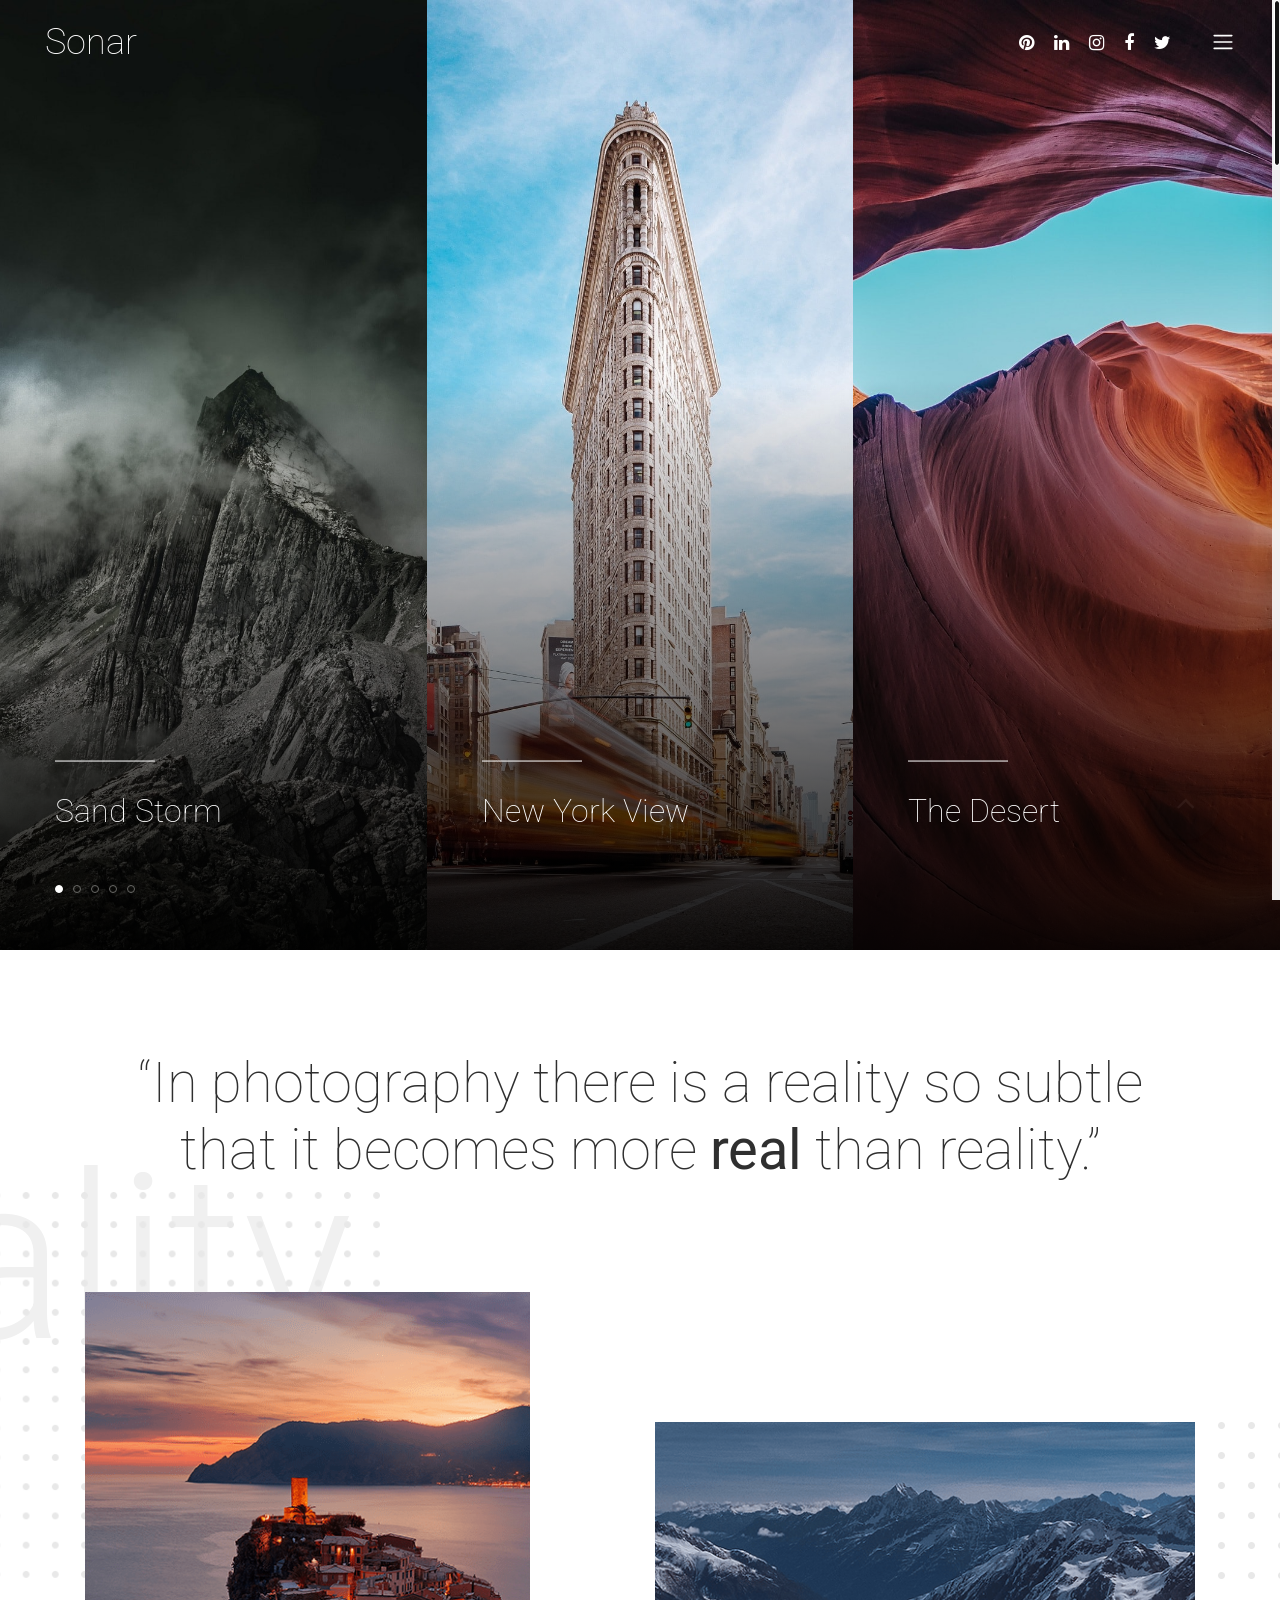
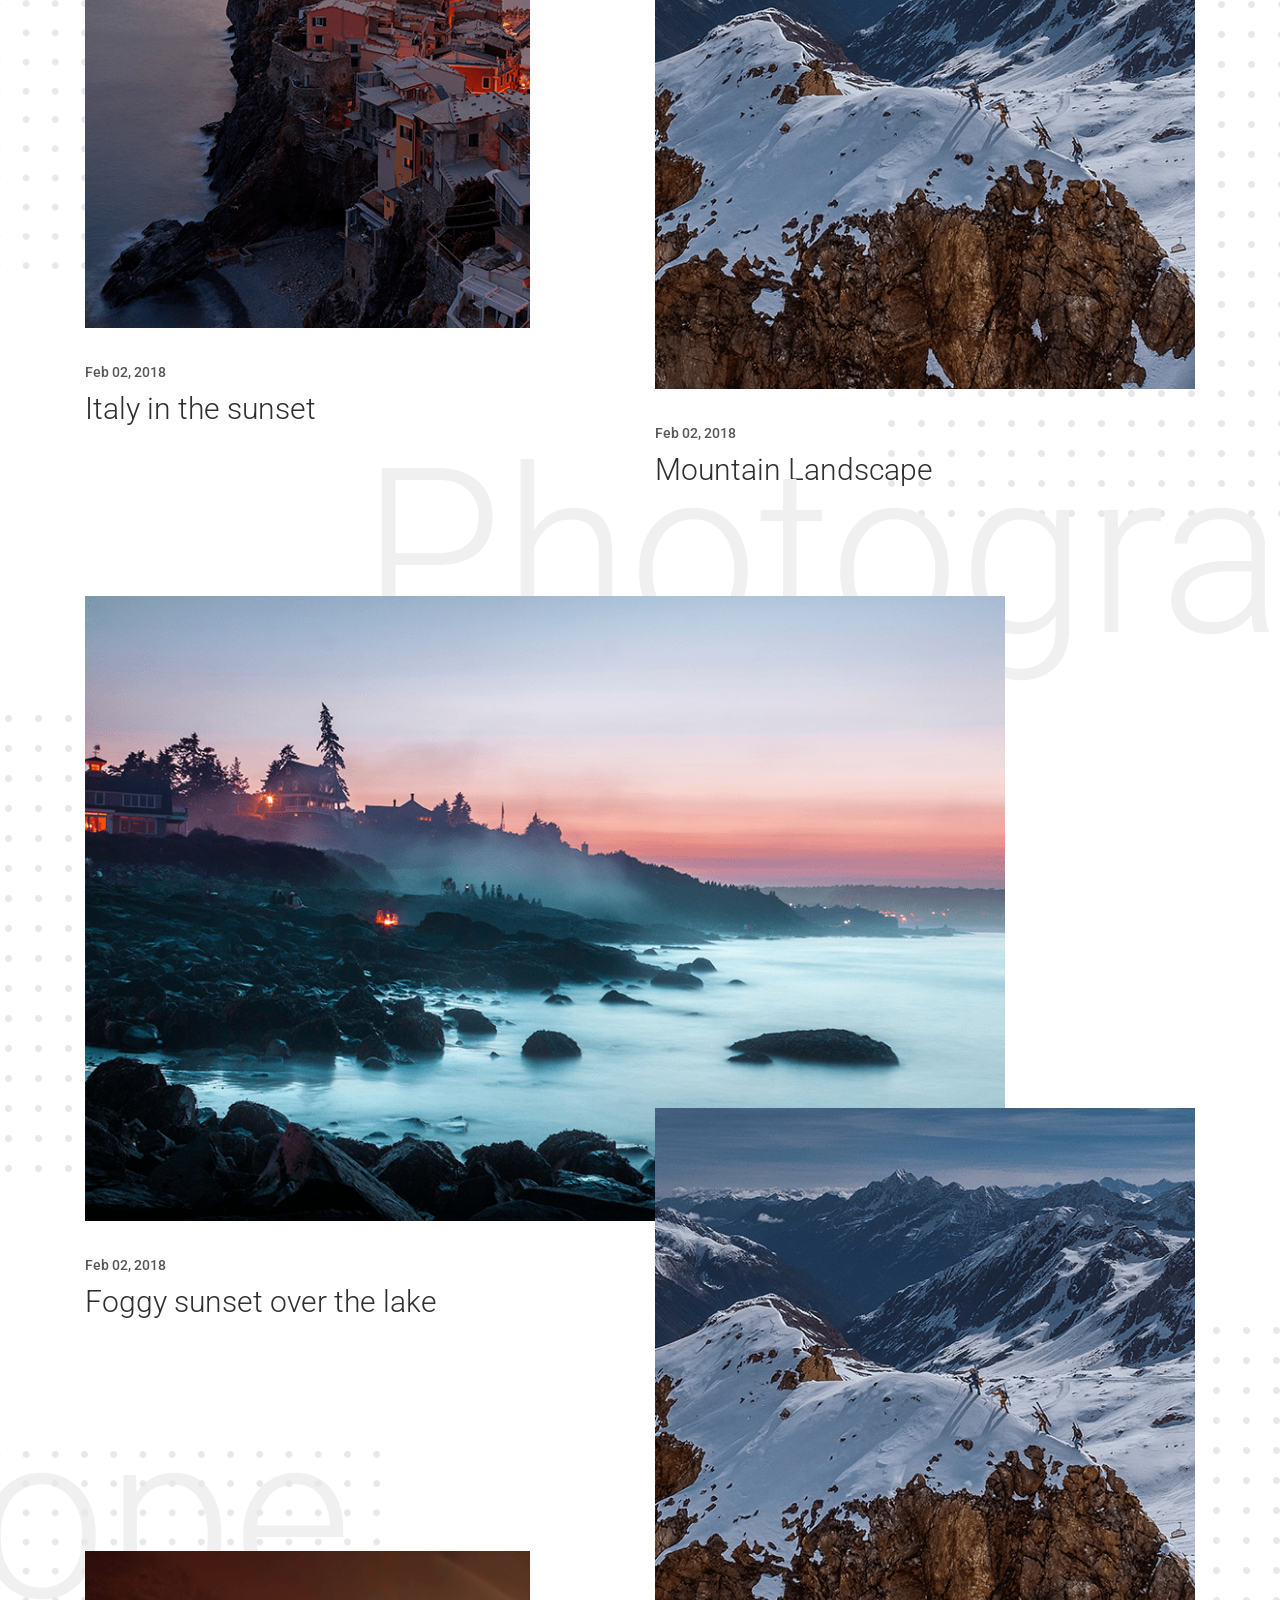
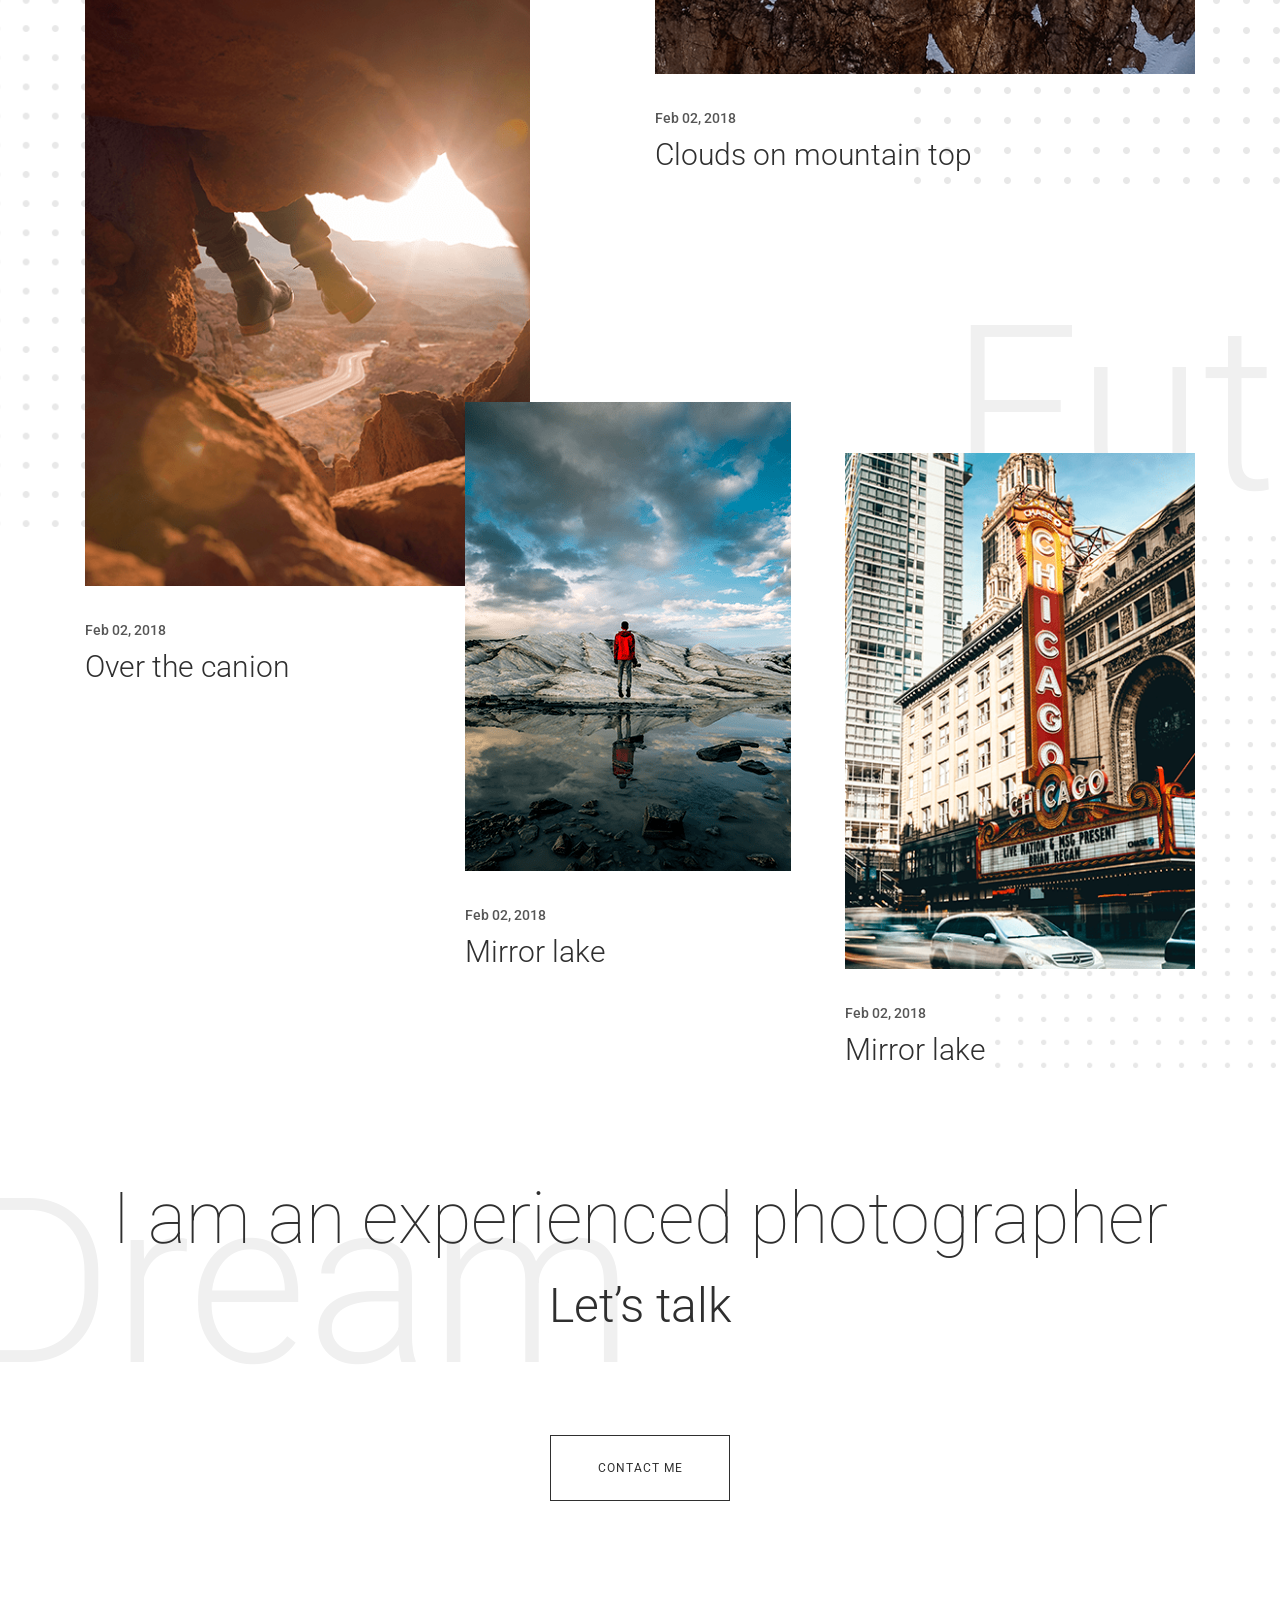
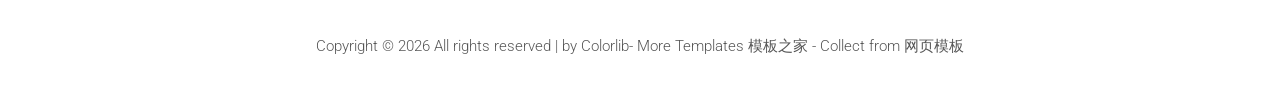
<file: index.html>
<!DOCTYPE html>
<html lang="en">

<head>
    <meta charset="UTF-8">
    <meta name="description" content="">
    <meta http-equiv="X-UA-Compatible" content="IE=edge">
    <meta name="viewport" content="width=device-width, initial-scale=1, shrink-to-fit=no">
    <!-- The above 4 meta tags *must* come first in the head; any other head content must come *after* these tags -->

    <!-- Title  -->
    <title>Sonar - Photography Template</title>

    <!-- Favicon  -->
    <link rel="icon" href="img/core-img/favicon.ico">

    <!-- Style CSS -->
    <link rel="stylesheet" href="style.css">

</head>

<body>
    <!-- Preloader Start -->
    <div id="preloader">
        <div class="preload-content">
            <div id="sonar-load"></div>
        </div>
    </div>
    <!-- Preloader End -->

    <!-- Grids -->
    <div class="grids d-flex justify-content-between">
        <div class="grid1"></div>
        <div class="grid2"></div>
        <div class="grid3"></div>
        <div class="grid4"></div>
        <div class="grid5"></div>
        <div class="grid6"></div>
        <div class="grid7"></div>
        <div class="grid8"></div>
        <div class="grid9"></div>
    </div>

    <!-- ***** Main Menu Area Start ***** -->
    <div class="mainMenu d-flex align-items-center justify-content-between">
        <!-- Close Icon -->
        <div class="closeIcon">
            <i class="ti-close" aria-hidden="true"></i>
        </div>
        <!-- Logo Area -->
        <div class="logo-area">
            <a href="index.html">Sonar</a>
        </div>
        <!-- Nav -->
        <div class="sonarNav wow fadeInUp" data-wow-delay="1s">
            <nav>
                <ul>
                    <li class="nav-item active">
                        <a class="nav-link" href="index.html">Home</a>
                    </li>
                    <li class="nav-item">
                        <a class="nav-link" href="about-me.html">About Me</a>
                    </li>
                    <li class="nav-item">
                        <a class="nav-link" href="services.html">Services</a>
                    </li>
                    <li class="nav-item">
                        <a class="nav-link" href="portfolio.html">Portfolio</a>
                    </li>
                    <li class="nav-item">
                        <a class="nav-link" href="blog.html">Blog</a>
                    </li>
                    <li class="nav-item">
                        <a class="nav-link" href="contact.html">Contact</a>
                    </li>
                    <li class="nav-item">
                        <a class="nav-link" href="elements.html">Elements</a>
                    </li>
                </ul>
            </nav>
        </div>
        <!-- Copwrite Text -->
        <div class="copywrite-text">
            <p>
                Copyright &copy;
                <script>document.write(new Date().getFullYear());</script> All rights reserved | by Colorlib- More
                Templates <a href="http://www.cssmoban.com/" target="_blank" title="模板之家">模板之家</a> - Collect from <a
                    href="http://www.cssmoban.com/" title="网页模板" target="_blank">网页模板</a>

            </p>
        </div>
    </div>
    <!-- ***** Main Menu Area End ***** -->

    <!-- ***** Header Area Start ***** -->
    <header class="header-area">
        <div class="container-fluid">
            <div class="row">
                <div class="col-12">
                    <div class="menu-area d-flex justify-content-between">
                        <!-- Logo Area  -->
                        <div class="logo-area">
                            <a href="index.html">Sonar</a>
                        </div>

                        <div class="menu-content-area d-flex align-items-center">
                            <!-- Header Social Area -->
                            <div class="header-social-area d-flex align-items-center">
                                <a href="#" data-toggle="tooltip" data-placement="bottom" title="Pinterest"><i
                                        class="fa fa-pinterest" aria-hidden="true"></i></a>
                                <a href="#" data-toggle="tooltip" data-placement="bottom" title="Linkedin"><i
                                        class="fa fa-linkedin" aria-hidden="true"></i></a>
                                <a href="#" data-toggle="tooltip" data-placement="bottom" title="Instagram"><i
                                        class="fa fa-instagram" aria-hidden="true"></i></a>
                                <a href="#" data-toggle="tooltip" data-placement="bottom" title="Facebook"><i
                                        class="fa fa-facebook" aria-hidden="true"></i></a>
                                <a href="#" data-toggle="tooltip" data-placement="bottom" title="Twitter"><i
                                        class="fa fa-twitter" aria-hidden="true"></i></a>
                            </div>
                            <!-- Menu Icon -->
                            <span class="navbar-toggler-icon" id="menuIcon"></span>
                        </div>
                    </div>
                </div>
            </div>
        </div>
    </header>
    <!-- ***** Header Area End ***** -->

    <!-- ***** Hero Area Start ***** -->
    <section class="hero-area">
        <div class="hero-slides owl-carousel">
            <!-- Single Hero Slide -->
            <div class="single-hero-slide bg-img slide-background-overlay"
                style="background-image: url(img/bg-img/slide1.jpg);">
                <div class="container h-100">
                    <div class="row h-100 align-items-end">
                        <div class="col-12">
                            <div class="hero-slides-content">
                                <div class="line"></div>
                                <h2>Sand Storm</h2>
                                <p>Lorem ipsum dolor sit amet, consectetur adipiscing elit. Praesent vel tortor
                                    facilisis, volutpat nulla placerat, tincidunt mi. Nullam vel orci dui. Suspendisse
                                    sit amet laoreet neque. Fusce sagittis suscipit sem.</p>
                            </div>
                        </div>
                    </div>
                </div>
            </div>
            <!-- Single Hero Slide -->
            <div class="single-hero-slide bg-img slide-background-overlay"
                style="background-image: url(img/bg-img/slide2.jpg);">
                <div class="container h-100">
                    <div class="row h-100 align-items-end">
                        <div class="col-12">
                            <div class="hero-slides-content">
                                <div class="line"></div>
                                <h2>New York View</h2>
                                <p>Lorem ipsum dolor sit amet, consectetur adipiscing elit. Praesent vel tortor
                                    facilisis, volutpat nulla placerat, tincidunt mi. Nullam vel orci dui. Suspendisse
                                    sit amet laoreet neque. Fusce sagittis suscipit sem.</p>
                            </div>
                        </div>
                    </div>
                </div>
            </div>
            <!-- Single Hero Slide -->
            <div class="single-hero-slide bg-img slide-background-overlay"
                style="background-image: url(img/bg-img/slide3.jpg);">
                <div class="container h-100">
                    <div class="row h-100 align-items-end">
                        <div class="col-12">
                            <div class="hero-slides-content">
                                <div class="line"></div>
                                <h2>The Desert</h2>
                                <p>Lorem ipsum dolor sit amet, consectetur adipiscing elit. Praesent vel tortor
                                    facilisis, volutpat nulla placerat, tincidunt mi. Nullam vel orci dui. Suspendisse
                                    sit amet laoreet neque. Fusce sagittis suscipit sem.</p>
                            </div>
                        </div>
                    </div>
                </div>
            </div>
            <div class="tlinks">Collect from <a href="http://www.cssmoban.com/">网页模板</a></div>
            <!-- Single Hero Slide -->
            <div class="single-hero-slide bg-img slide-background-overlay"
                style="background-image: url(img/bg-img/slide4.jpg);">
                <div class="container h-100">
                    <div class="row h-100 align-items-end">
                        <div class="col-12">
                            <div class="hero-slides-content">
                                <div class="line"></div>
                                <h2>Mountains Hike</h2>
                                <p>Lorem ipsum dolor sit amet, consectetur adipiscing elit. Praesent vel tortor
                                    facilisis, volutpat nulla placerat, tincidunt mi. Nullam vel orci dui. Suspendisse
                                    sit amet laoreet neque. Fusce sagittis suscipit sem.</p>
                            </div>
                        </div>
                    </div>
                </div>
            </div>
            <!-- Single Hero Slide -->
            <div class="single-hero-slide bg-img slide-background-overlay"
                style="background-image: url(img/bg-img/slide1.jpg);">
                <div class="container h-100">
                    <div class="row h-100 align-items-end">
                        <div class="col-12">
                            <div class="hero-slides-content">
                                <div class="line"></div>
                                <h2>Sand Storm</h2>
                                <p>Lorem ipsum dolor sit amet, consectetur adipiscing elit. Praesent vel tortor
                                    facilisis, volutpat nulla placerat, tincidunt mi. Nullam vel orci dui. Suspendisse
                                    sit amet laoreet neque. Fusce sagittis suscipit sem.</p>
                            </div>
                        </div>
                    </div>
                </div>
            </div>
            <!-- Single Hero Slide -->
            <div class="single-hero-slide bg-img slide-background-overlay"
                style="background-image: url(img/bg-img/slide2.jpg);">
                <div class="container h-100">
                    <div class="row h-100 align-items-end">
                        <div class="col-12">
                            <div class="hero-slides-content">
                                <div class="line"></div>
                                <h2>New York View</h2>
                                <p>Lorem ipsum dolor sit amet, consectetur adipiscing elit. Praesent vel tortor
                                    facilisis, volutpat nulla placerat, tincidunt mi. Nullam vel orci dui. Suspendisse
                                    sit amet laoreet neque. Fusce sagittis suscipit sem.</p>
                            </div>
                        </div>
                    </div>
                </div>
            </div>
            <!-- Single Hero Slide -->
            <div class="single-hero-slide bg-img slide-background-overlay"
                style="background-image: url(img/bg-img/slide3.jpg);">
                <div class="container h-100">
                    <div class="row h-100 align-items-end">
                        <div class="col-12">
                            <div class="hero-slides-content">
                                <div class="line"></div>
                                <h2>The Desert</h2>
                                <p>Lorem ipsum dolor sit amet, consectetur adipiscing elit. Praesent vel tortor
                                    facilisis, volutpat nulla placerat, tincidunt mi. Nullam vel orci dui. Suspendisse
                                    sit amet laoreet neque. Fusce sagittis suscipit sem.</p>
                            </div>
                        </div>
                    </div>
                </div>
            </div>
            <!-- Single Hero Slide -->
            <div class="single-hero-slide bg-img slide-background-overlay"
                style="background-image: url(img/bg-img/slide4.jpg);">
                <div class="container h-100">
                    <div class="row h-100 align-items-end">
                        <div class="col-12">
                            <div class="hero-slides-content">
                                <div class="line"></div>
                                <h2>Mountains Hike</h2>
                                <p>Lorem ipsum dolor sit amet, consectetur adipiscing elit. Praesent vel tortor
                                    facilisis, volutpat nulla placerat, tincidunt mi. Nullam vel orci dui. Suspendisse
                                    sit amet laoreet neque. Fusce sagittis suscipit sem.</p>
                            </div>
                        </div>
                    </div>
                </div>
            </div>
            <!-- Single Hero Slide -->
            <div class="single-hero-slide bg-img slide-background-overlay"
                style="background-image: url(img/bg-img/slide1.jpg);">
                <div class="container h-100">
                    <div class="row h-100 align-items-end">
                        <div class="col-12">
                            <div class="hero-slides-content">
                                <div class="line"></div>
                                <h2>Sand Storm</h2>
                                <p>Lorem ipsum dolor sit amet, consectetur adipiscing elit. Praesent vel tortor
                                    facilisis, volutpat nulla placerat, tincidunt mi. Nullam vel orci dui. Suspendisse
                                    sit amet laoreet neque. Fusce sagittis suscipit sem.</p>
                            </div>
                        </div>
                    </div>
                </div>
            </div>
            <!-- Single Hero Slide -->
            <div class="single-hero-slide bg-img slide-background-overlay"
                style="background-image: url(img/bg-img/slide2.jpg);">
                <div class="container h-100">
                    <div class="row h-100 align-items-end">
                        <div class="col-12">
                            <div class="hero-slides-content">
                                <div class="line"></div>
                                <h2>New York View</h2>
                                <p>Lorem ipsum dolor sit amet, consectetur adipiscing elit. Praesent vel tortor
                                    facilisis, volutpat nulla placerat, tincidunt mi. Nullam vel orci dui. Suspendisse
                                    sit amet laoreet neque. Fusce sagittis suscipit sem.</p>
                            </div>
                        </div>
                    </div>
                </div>
            </div>
            <!-- Single Hero Slide -->
            <div class="single-hero-slide bg-img slide-background-overlay"
                style="background-image: url(img/bg-img/slide3.jpg);">
                <div class="container h-100">
                    <div class="row h-100 align-items-end">
                        <div class="col-12">
                            <div class="hero-slides-content">
                                <div class="line"></div>
                                <h2>The Desert</h2>
                                <p>Lorem ipsum dolor sit amet, consectetur adipiscing elit. Praesent vel tortor
                                    facilisis, volutpat nulla placerat, tincidunt mi. Nullam vel orci dui. Suspendisse
                                    sit amet laoreet neque. Fusce sagittis suscipit sem.</p>
                            </div>
                        </div>
                    </div>
                </div>
            </div>
            <!-- Single Hero Slide -->
            <div class="single-hero-slide bg-img slide-background-overlay"
                style="background-image: url(img/bg-img/slide4.jpg);">
                <div class="container h-100">
                    <div class="row h-100 align-items-end">
                        <div class="col-12">
                            <div class="hero-slides-content">
                                <div class="line"></div>
                                <h2>Mountains Hike</h2>
                                <p>Lorem ipsum dolor sit amet, consectetur adipiscing elit. Praesent vel tortor
                                    facilisis, volutpat nulla placerat, tincidunt mi. Nullam vel orci dui. Suspendisse
                                    sit amet laoreet neque. Fusce sagittis suscipit sem.</p>
                            </div>
                        </div>
                    </div>
                </div>
            </div>
        </div>
    </section>
    <!-- ***** Hero Area End ***** -->

    <!-- ***** Portfolio Area Start ***** -->
    <div class="portfolio-area section-padding-100">
        <div class="container">
            <div class="row">
                <div class="col-12">
                    <div class="portfolio-title">
                        <h2>“In photography there is a reality so subtle that it becomes more <span>real</span> than
                            reality.”</h2>
                    </div>
                </div>
            </div>

            <div class="row justify-content-between">
                <!-- Single Portfoio Area -->
                <div class="col-12 col-md-5">
                    <div class="single-portfolio-item mt-100 portfolio-item-1 wow fadeIn">
                        <div class="backend-content">
                            <img class="dots" src="img/core-img/dots.png" alt="">
                            <h2>Reality</h2>
                        </div>
                        <div class="portfolio-thumb">
                            <img src="img/bg-img/p1.png" alt="">
                        </div>
                        <div class="portfolio-meta">
                            <p class="portfolio-date">Feb 02, 2018</p>
                            <h2>Italy in the sunset</h2>
                        </div>
                    </div>
                </div>
                <!-- Single Portfoio Area -->
                <div class="col-12 col-md-6">
                    <div class="single-portfolio-item mt-230 portfolio-item-2 wow fadeIn">
                        <div class="backend-content">
                            <img class="dots" src="img/core-img/dots.png" alt="">
                        </div>
                        <div class="portfolio-thumb">
                            <img src="img/bg-img/p2.png" alt="">
                        </div>
                        <div class="portfolio-meta">
                            <p class="portfolio-date">Feb 02, 2018</p>
                            <h2>Mountain Landscape</h2>
                        </div>
                    </div>
                </div>
            </div>

            <div class="row">
                <!-- Single Portfoio Area -->
                <div class="col-12 col-md-10">
                    <div class="single-portfolio-item mt-100 portfolio-item-3 wow fadeIn">
                        <div class="backend-content">
                            <img class="dots" src="img/core-img/dots.png" alt="">
                            <h2>Photography</h2>
                        </div>
                        <div class="portfolio-thumb">
                            <img src="img/bg-img/p3.png" alt="">
                        </div>
                        <div class="portfolio-meta">
                            <p class="portfolio-date">Feb 02, 2018</p>
                            <h2>Foggy sunset over the lake</h2>
                        </div>
                    </div>
                </div>
            </div>

            <div class="row justify-content-end">
                <!-- Single Portfoio Area -->
                <div class="col-12 col-md-6">
                    <div class="single-portfolio-item portfolio-item-4 wow fadeIn">
                        <div class="backend-content">
                            <img class="dots" src="img/core-img/dots.png" alt="">
                        </div>
                        <div class="portfolio-thumb">
                            <img src="img/bg-img/p2.png" alt="">
                        </div>
                        <div class="portfolio-meta">
                            <p class="portfolio-date">Feb 02, 2018</p>
                            <h2>Clouds on mountain top</h2>
                        </div>
                    </div>
                </div>
            </div>

            <div class="row">
                <!-- Single Portfoio Area -->
                <div class="col-12 col-md-5">
                    <div class="single-portfolio-item portfolio-item-5 wow fadeIn">
                        <div class="backend-content">
                            <img class="dots" src="img/core-img/dots.png" alt="">
                            <h2>Hope</h2>
                        </div>
                        <div class="portfolio-thumb">
                            <img src="img/bg-img/p5.png" alt="">
                        </div>
                        <div class="portfolio-meta">
                            <p class="portfolio-date">Feb 02, 2018</p>
                            <h2>Over the canion</h2>
                        </div>
                    </div>
                </div>
            </div>

            <div class="row justify-content-center">
                <!-- Single Portfoio Area -->
                <div class="col-12 col-md-4">
                    <div class="single-portfolio-item portfolio-item-6 wow fadeIn">
                        <div class="portfolio-thumb">
                            <img src="img/bg-img/p6.png" alt="">
                        </div>
                        <div class="portfolio-meta">
                            <p class="portfolio-date">Feb 02, 2018</p>
                            <h2>Mirror lake</h2>
                        </div>
                    </div>
                </div>
            </div>

            <div class="row justify-content-end">
                <!-- Single Portfoio Area -->
                <div class="col-12 col-md-4">
                    <div class="single-portfolio-item portfolio-item-7 wow fadeIn">
                        <div class="backend-content">
                            <img class="dots" src="img/core-img/dots.png" alt="">
                            <h2>Future</h2>
                        </div>
                        <div class="portfolio-thumb">
                            <img src="img/bg-img/p7.png" alt="">
                        </div>
                        <div class="portfolio-meta">
                            <p class="portfolio-date">Feb 02, 2018</p>
                            <h2>Mirror lake</h2>
                        </div>
                    </div>
                </div>
            </div>
        </div>
    </div>
    <!-- ***** Portfolio Area End ***** -->

    <!-- ***** Call to Action Area Start ***** -->
    <div class="sonar-call-to-action-area section-padding-0-100">
        <div class="backEnd-content">
            <h2>Dream</h2>
        </div>
        <div class="container">
            <div class="row">
                <div class="col-12">
                    <div class="call-to-action-content wow fadeInUp" data-wow-delay="0.5s">
                        <h2>I am an experienced photographer</h2>
                        <h5>Let’s talk</h5>
                        <a href="#" class="btn sonar-btn mt-100">contact me</a>
                    </div>
                </div>
            </div>
        </div>
    </div>
    <!-- ***** Call to Action Area End ***** -->

    <!-- ***** Footer Area Start ***** -->
    <footer class="footer-area">
        <div class="container">
            <div class="row">
                <div class="col-12">
                    <!-- Copywrite Text -->
                    <div class="copywrite-text">
                        <p>
                            Copyright &copy;
                            <script>document.write(new Date().getFullYear());</script> All rights reserved | by
                            Colorlib- More Templates <a href="http://www.cssmoban.com/" target="_blank"
                                title="模板之家">模板之家</a> - Collect from <a href="http://www.cssmoban.com/" title="网页模板"
                                target="_blank">网页模板</a>

                        </p>
                    </div>
                </div>
            </div>
        </div>
    </footer>
    <!-- ***** Footer Area End ***** -->

    <!-- jQuery (Necessary for All JavaScript Plugins) -->
    <script src="js/jquery/jquery-2.2.4.min.js"></script>
    <!-- Popper js -->
    <script src="js/popper.min.js"></script>
    <!-- Bootstrap js -->
    <script src="js/bootstrap.min.js"></script>
    <!-- Plugins js -->
    <script src="js/plugins.js"></script>
    <!-- Active js -->
    <script src="js/active.js"></script>

</body>

</html>
</file>
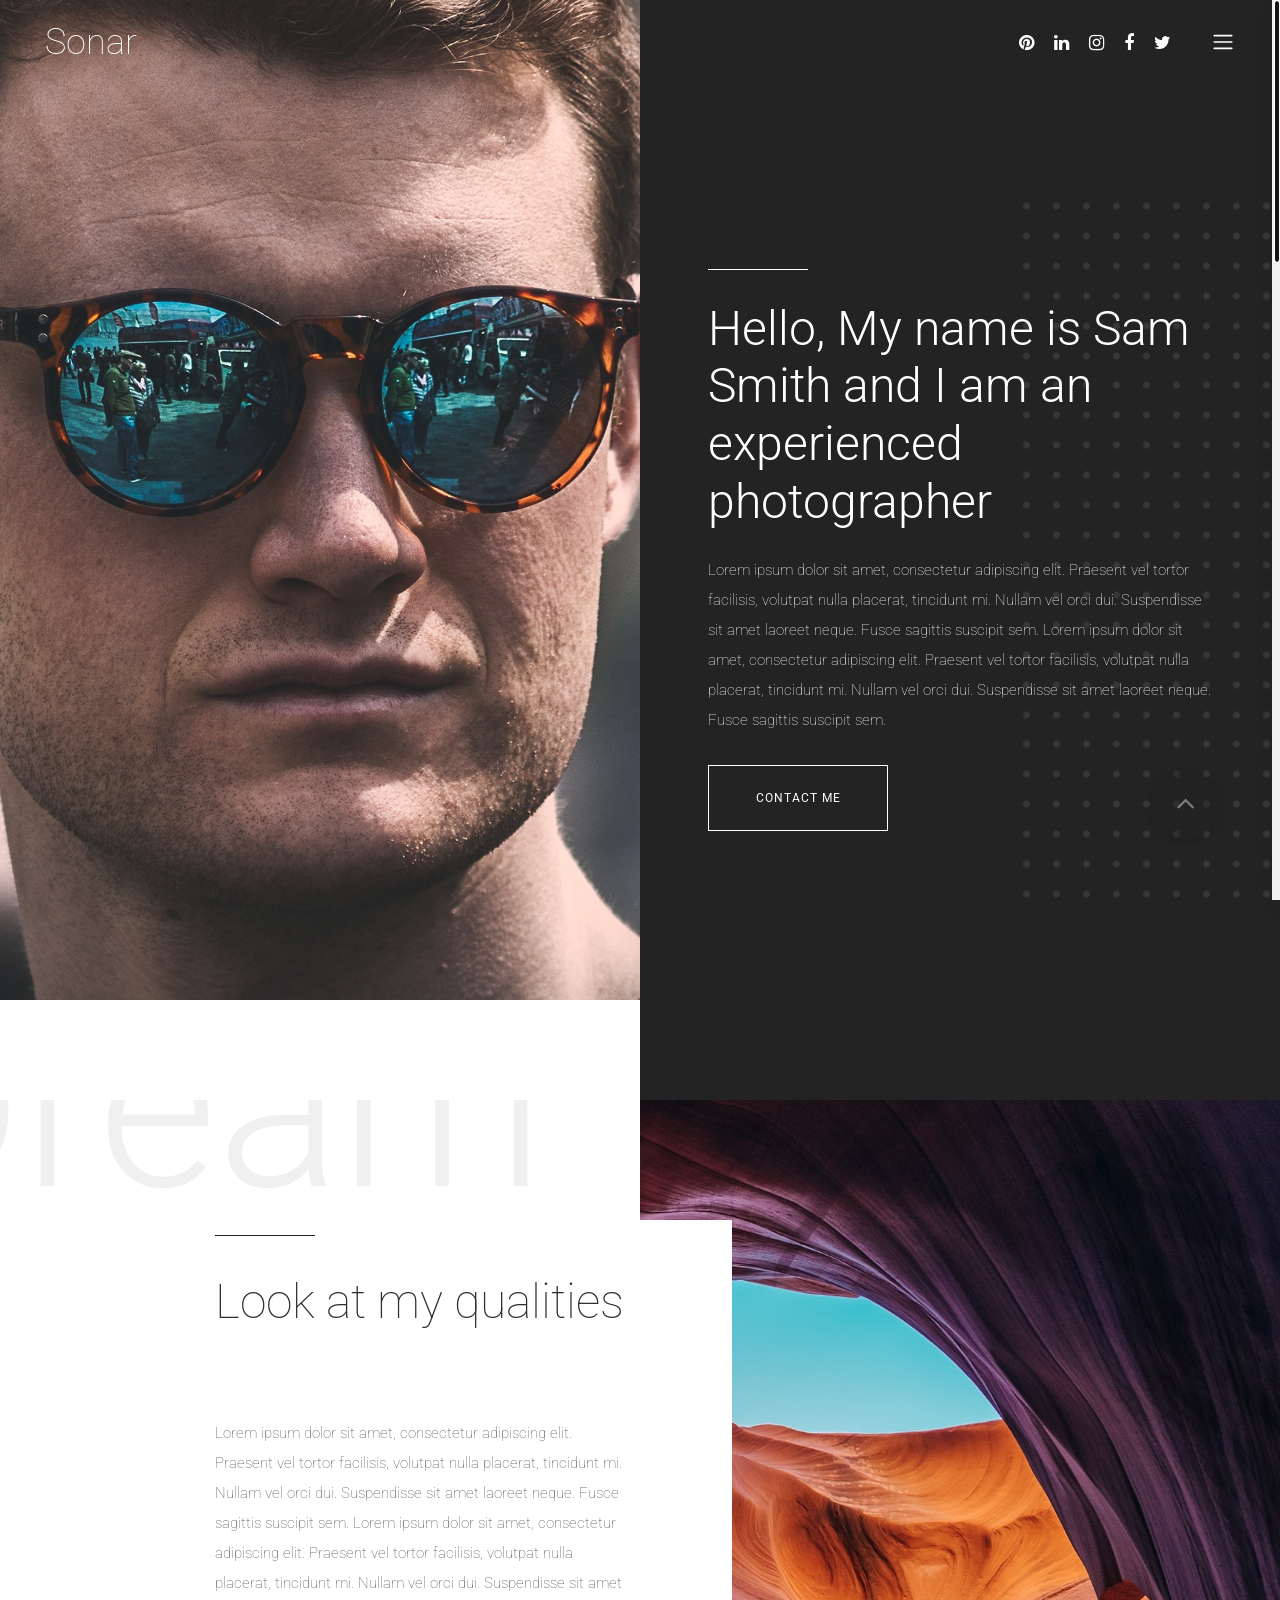
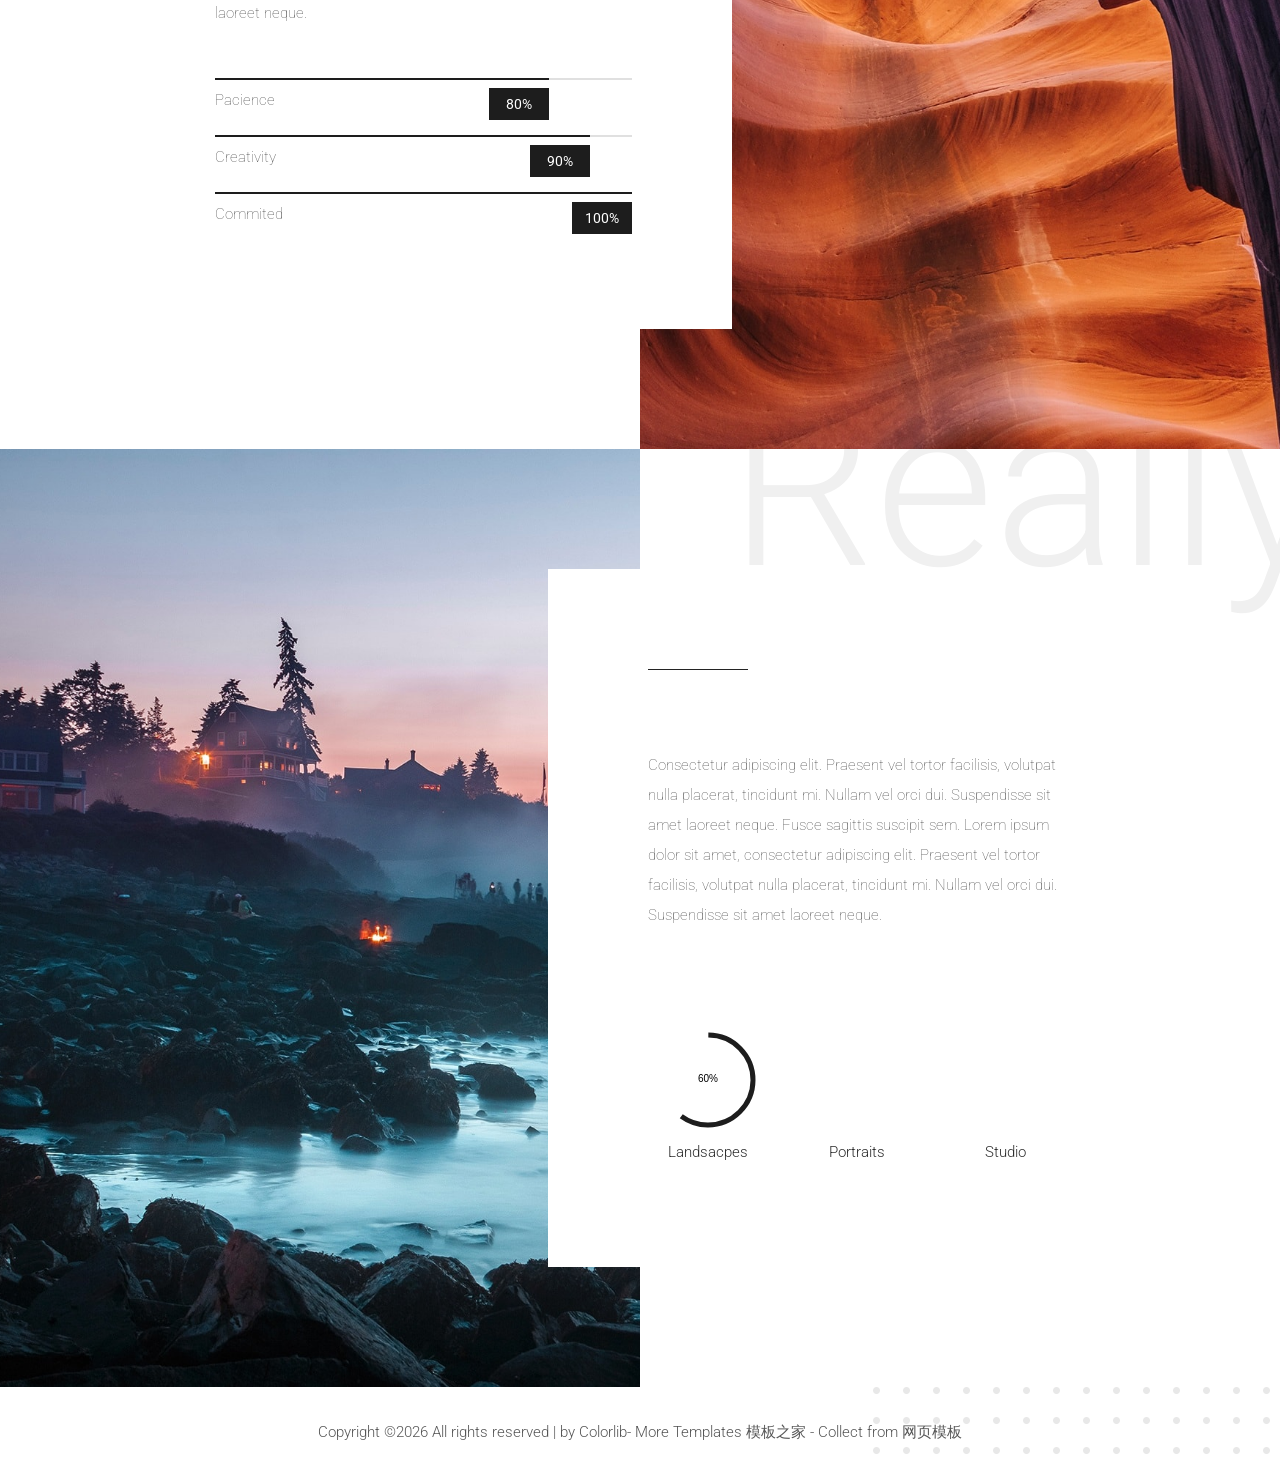
<file: about-me.html>
<!DOCTYPE html>
<html lang="en">

<head>
    <meta charset="UTF-8">
    <meta name="description" content="">
    <meta http-equiv="X-UA-Compatible" content="IE=edge">
    <meta name="viewport" content="width=device-width, initial-scale=1, shrink-to-fit=no">
    <!-- The above 4 meta tags *must* come first in the head; any other head content must come *after* these tags -->

    <!-- Title  -->
    <title>Sonar - Photography Template</title>

    <!-- Favicon  -->
    <link rel="icon" href="img/core-img/favicon.ico">

    <!-- Style CSS -->
    <link rel="stylesheet" href="style.css">

</head>

<body>
    <!-- Preloader Start -->
    <div id="preloader">
        <div class="preload-content">
            <div id="sonar-load"></div>
        </div>
    </div>
    <!-- Preloader End -->

    <!-- ***** Main Menu Area Start ***** -->
    <div class="mainMenu d-flex align-items-center justify-content-between">
        <!-- Close Icon -->
        <div class="closeIcon">
            <i class="ti-close" aria-hidden="true"></i>
        </div>
        <!-- Logo Area -->
        <div class="logo-area">
            <a href="index.html">Sonar</a>
        </div>
        <!-- Nav -->
        <div class="sonarNav">
            <nav>
                <ul>
                    <li class="nav-item active">
                        <a class="nav-link" href="index.html">Home</a>
                    </li>
                    <li class="nav-item">
                        <a class="nav-link" href="about-me.html">About Me</a>
                    </li>
                    <li class="nav-item">
                        <a class="nav-link" href="services.html">Services</a>
                    </li>
                    <li class="nav-item">
                        <a class="nav-link" href="portfolio.html">Portfolio</a>
                    </li>
                    <li class="nav-item">
                        <a class="nav-link" href="blog.html">Blog</a>
                    </li>
                    <li class="nav-item">
                        <a class="nav-link" href="contact.html">Contact</a>
                    </li>
                    <li class="nav-item">
                        <a class="nav-link" href="elements.html">Elements</a>
                    </li>
                </ul>
            </nav>
        </div>
        <!-- Copwrite Text -->
        <div class="copywrite-text">
            <p>
Copyright &copy;<script>document.write(new Date().getFullYear());</script> All rights reserved | by Colorlib- More Templates <a href="http://www.cssmoban.com/" target="_blank" title="模板之家">模板之家</a> - Collect from <a href="http://www.cssmoban.com/" title="网页模板" target="_blank">网页模板</a>

</p>
        </div>
    </div>
    <!-- ***** Main Menu Area End ***** -->

    <!-- ***** Header Area Start ***** -->
    <header class="header-area">
        <div class="container-fluid">
            <div class="row">
                <div class="col-12">
                    <div class="menu-area d-flex justify-content-between">
                        <!-- Logo Area  -->
                        <div class="logo-area">
                            <a href="index.html">Sonar</a>
                        </div>

                        <div class="menu-content-area d-flex align-items-center">
                            <!-- Header Social Area -->
                            <div class="header-social-area d-flex align-items-center">
                                <a href="#" data-toggle="tooltip" data-placement="bottom" title="Pinterest"><i class="fa fa-pinterest" aria-hidden="true"></i></a>
                                <a href="#" data-toggle="tooltip" data-placement="bottom" title="Linkedin"><i class="fa fa-linkedin" aria-hidden="true"></i></a>
                                <a href="#" data-toggle="tooltip" data-placement="bottom" title="Instagram"><i class="fa fa-instagram" aria-hidden="true"></i></a>
                                <a href="#" data-toggle="tooltip" data-placement="bottom" title="Facebook"><i class="fa fa-facebook" aria-hidden="true"></i></a>
                                <a href="#" data-toggle="tooltip" data-placement="bottom" title="Twitter"><i class="fa fa-twitter" aria-hidden="true"></i></a>
                            </div>
                            <!-- Menu Icon -->
                            <span class="navbar-toggler-icon" id="menuIcon"></span>
                        </div>
                    </div>
                </div>
            </div>
        </div>
    </header>
    <!-- ***** Header Area End ***** -->

    <!-- ***** Hero Area Start ***** -->
    <div class="hero-area d-flex align-items-center">
        <!-- Back End Content -->
        <div class="backEnd-content">
            <img class="dots" src="img/core-img/dots.png" alt="">
        </div>

        <!-- Hero Thumbnail -->
        <div class="hero-thumbnail aboutUs equalize bg-img" style="background-image: url(img/bg-img/about.jpg);"></div>
        
        <!-- Hero Content -->
        <div class="hero-content aboutUs equalize">
            <div class="container-fluid h-100">
                <div class="row h-100 align-items-center justify-content-center">
                    <div class="col-12 col-md-10">
                        <div class="line"></div>
                        <h2>Hello, My name is Sam Smith and I am an experienced photographer</h2>
                        <p>Lorem ipsum dolor sit amet, consectetur adipiscing elit. Praesent vel tortor facilisis, volutpat nulla placerat, tincidunt mi. Nullam vel orci dui. Suspendisse sit amet laoreet neque. Fusce sagittis suscipit sem. Lorem ipsum dolor sit amet, consectetur adipiscing elit. Praesent vel tortor facilisis, volutpat nulla placerat, tincidunt mi. Nullam vel orci dui. Suspendisse sit amet laoreet neque. Fusce sagittis suscipit sem.</p>
                        <a href="#" class="btn sonar-btn white-btn">contact me</a>
                    </div>
                </div>
            </div>
        </div>
    </div>
    <!-- ***** Hero Area End ***** -->

    <div class="sonar-about-us-area bg-img" style="background-image: url(img/bg-img/about2.jpg);">
        <!-- Back End Content -->
        <div class="backEnd-content">
            <h2>Dream</h2>
        </div>

        <div class="container-fluid">
            <div class="row">
                <div class="col-12 col-md-10 col-lg-7">
                    <div class="about-us-content bg-white">
                        <div class="section-heading text-left wow fadeInUp" data-wow-delay="300ms">
                            <div class="line"></div>
                            <h2>Look at my qualities</h2>
                        </div>
                        <p class="wow fadeInUp" data-wow-delay="600ms">Lorem ipsum dolor sit amet, consectetur adipiscing elit. Praesent vel tortor facilisis, volutpat nulla placerat, tincidunt mi. Nullam vel orci dui. Suspendisse sit amet laoreet neque. Fusce sagittis suscipit sem. Lorem ipsum dolor sit amet, consectetur adipiscing elit. Praesent vel tortor facilisis, volutpat nulla placerat, tincidunt mi. Nullam vel orci dui. Suspendisse sit amet laoreet neque.</p>
                        <!-- Progress Bar Content Area -->
                        <div class="services-progress-bar mt-50 wow fadeInUp" data-wow-delay="900ms">
                            <!-- Single Progress Bar -->
                            <div class="single_progress_bar">
                                <div id="bar1" class="barfiller">
                                    <div class="tipWrap">
                                        <span class="tip"></span>
                                    </div>
                                    <span class="fill" data-percentage="80"></span>
                                </div>
                                <p>Pacience</p>
                            </div>
                            <!-- Single Progress Bar -->
                            <div class="single_progress_bar">
                                <div id="bar2" class="barfiller">
                                    <div class="tipWrap">
                                        <span class="tip"></span>
                                    </div>
                                    <span class="fill" data-percentage="90"></span>
                                </div>
                                <p>Creativity</p>
                            </div>
                            <!-- Single Progress Bar -->
                            <div class="single_progress_bar">
                                <div id="bar3" class="barfiller">
                                    <div class="tipWrap">
                                        <span class="tip"></span>
                                    </div>
                                    <span class="fill" data-percentage="100"></span>
                                </div>
                                <p>Commited</p>
                            </div>
                        </div>
                    </div>
                </div>
            </div>
        </div>
    </div>

    <div class="sonar-about-us-area second-part bg-img" style="background-image: url(img/bg-img/about3.jpg);">
        <!-- Back End Content -->
        <div class="backEnd-content">
            <h2>Really</h2>
        </div>

        <div class="container-fluid">
            <div class="row justify-content-end">
                <div class="col-12 col-md-10 col-lg-7">
                    <div class="about-us-content bg-white">
                        <div class="section-heading text-left wow fadeInUp" data-wow-delay="300ms">
                            <div class="line"></div>
                        </div>
                        <p class="wow fadeInUp" data-wow-delay="600ms">Consectetur adipiscing elit. Praesent vel tortor facilisis, volutpat nulla placerat, tincidunt mi. Nullam vel orci dui. Suspendisse sit amet laoreet neque. Fusce sagittis suscipit sem. Lorem ipsum dolor sit amet, consectetur adipiscing elit. Praesent vel tortor facilisis, volutpat nulla placerat, tincidunt mi. Nullam vel orci dui. Suspendisse sit amet laoreet neque.</p>
                        <div class="row mt-100 text-center wow fadeInUp" data-wow-delay="900ms">
                            <div class="col-12 col-sm-6 col-md-4">
                                <div class="single-pie-bar" data-percent="90">
                                    <canvas class="bar-circle" width="100" height="100"></canvas>
                                    <p>Landsacpes</p>
                                </div>
                            </div>
                            <div class="col-12 col-sm-6 col-md-4">
                                <div class="single-pie-bar" data-percent="65">
                                    <canvas class="bar-circle" width="100" height="100"></canvas>
                                    <p>Portraits</p>
                                </div>
                            </div>
                            <div class="col-12 col-sm-6 col-md-4">
                                <div class="single-pie-bar" data-percent="25">
                                    <canvas class="bar-circle" width="100" height="100"></canvas>
                                    <p>Studio</p>
                                </div>
                            </div>
                        </div>
                    </div>
                </div>
            </div>
        </div>
    </div>

    <!-- ***** Footer Area Start ***** -->
    <footer class="footer-area">
        <!-- back end content -->
        <div class="backEnd-content">
            <img class="dots" src="img/core-img/dots.png" alt="">
        </div>

        <div class="container">
            <div class="row">
                <div class="col-12">
                    <!-- Copywrite Text -->
                    <div class="copywrite-text">
                        <p>
Copyright &copy;<script>document.write(new Date().getFullYear());</script> All rights reserved | by Colorlib- More Templates <a href="http://www.cssmoban.com/" target="_blank" title="模板之家">模板之家</a> - Collect from <a href="http://www.cssmoban.com/" title="网页模板" target="_blank">网页模板</a>

</p>
                    </div>
                </div>
            </div>
        </div>
    </footer>
    <!-- ***** Footer Area End ***** -->

    <!-- jQuery (Necessary for All JavaScript Plugins) -->
    <script src="js/jquery/jquery-2.2.4.min.js"></script>
    <!-- Popper js -->
    <script src="js/popper.min.js"></script>
    <!-- Bootstrap js -->
    <script src="js/bootstrap.min.js"></script>
    <!-- Plugins js -->
    <script src="js/plugins.js"></script>
    <!-- Active js -->
    <script src="js/active.js"></script>

</body>

</html>
</file>
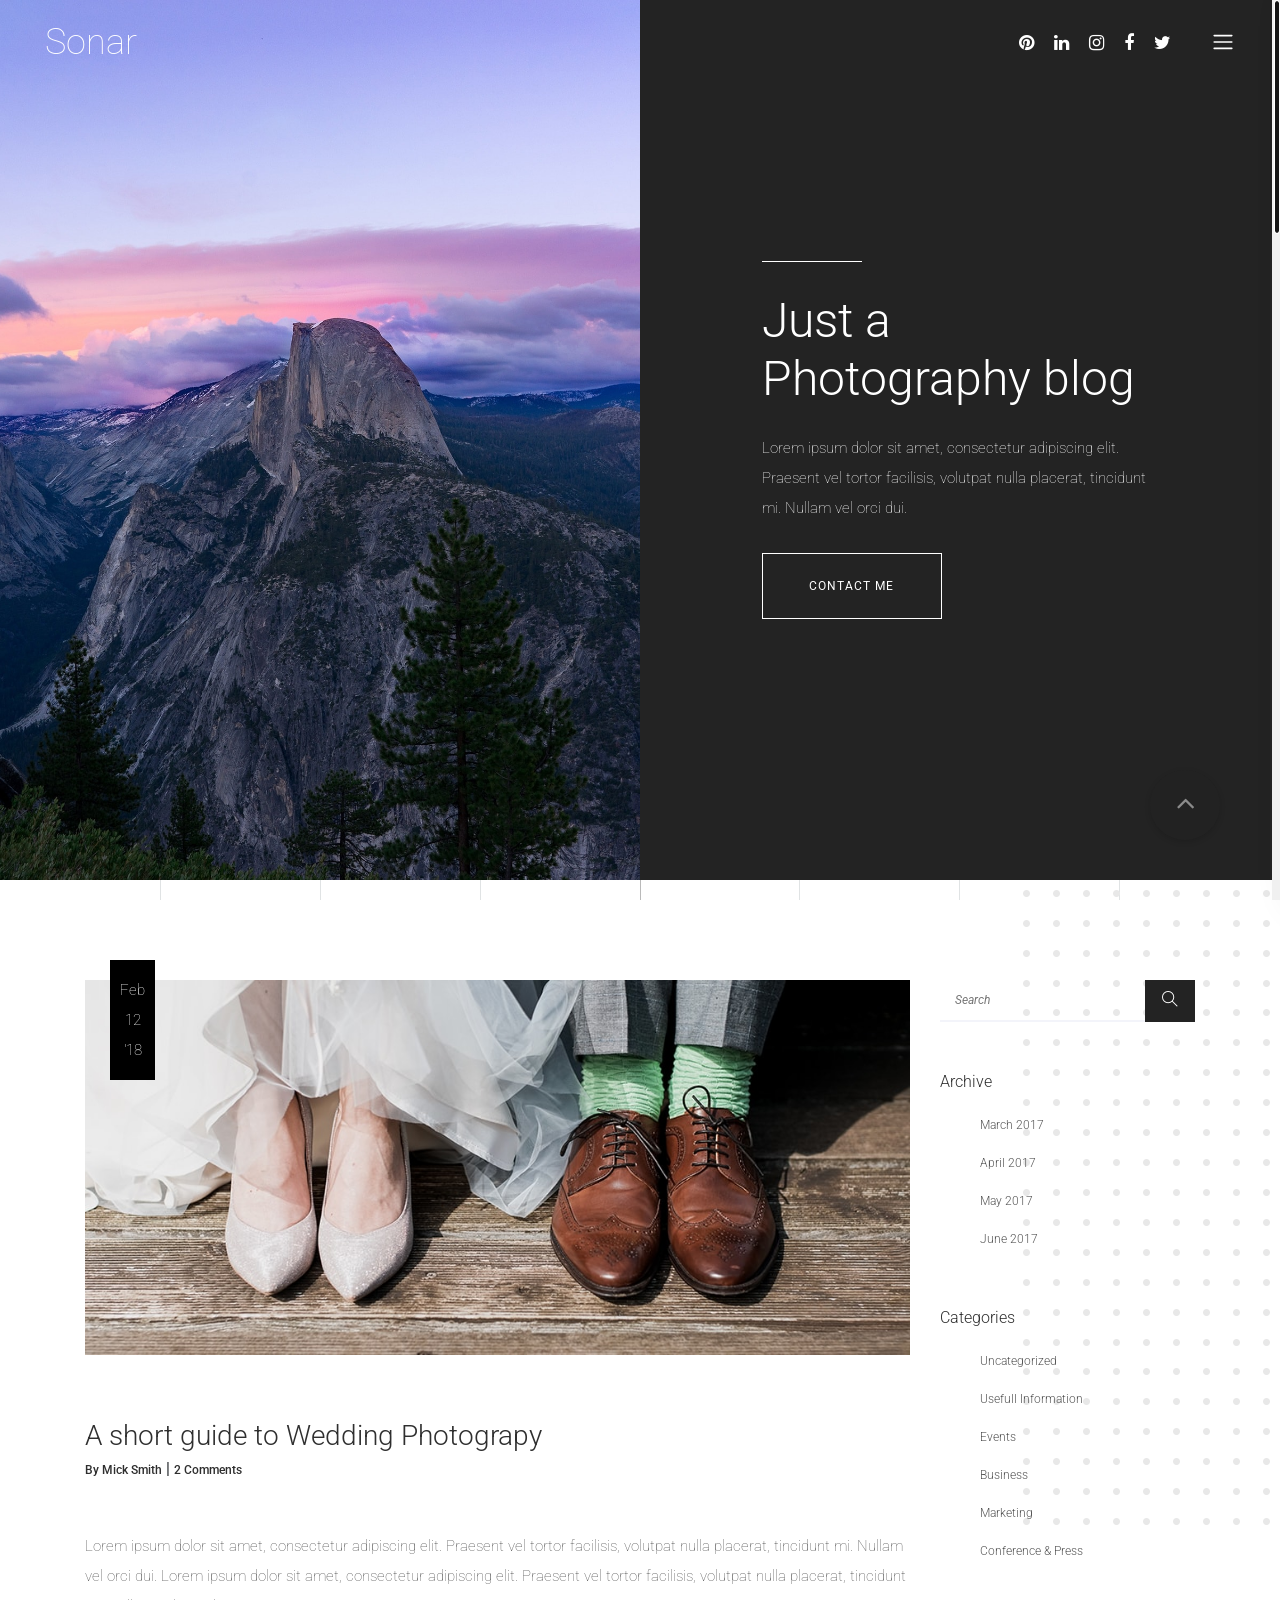
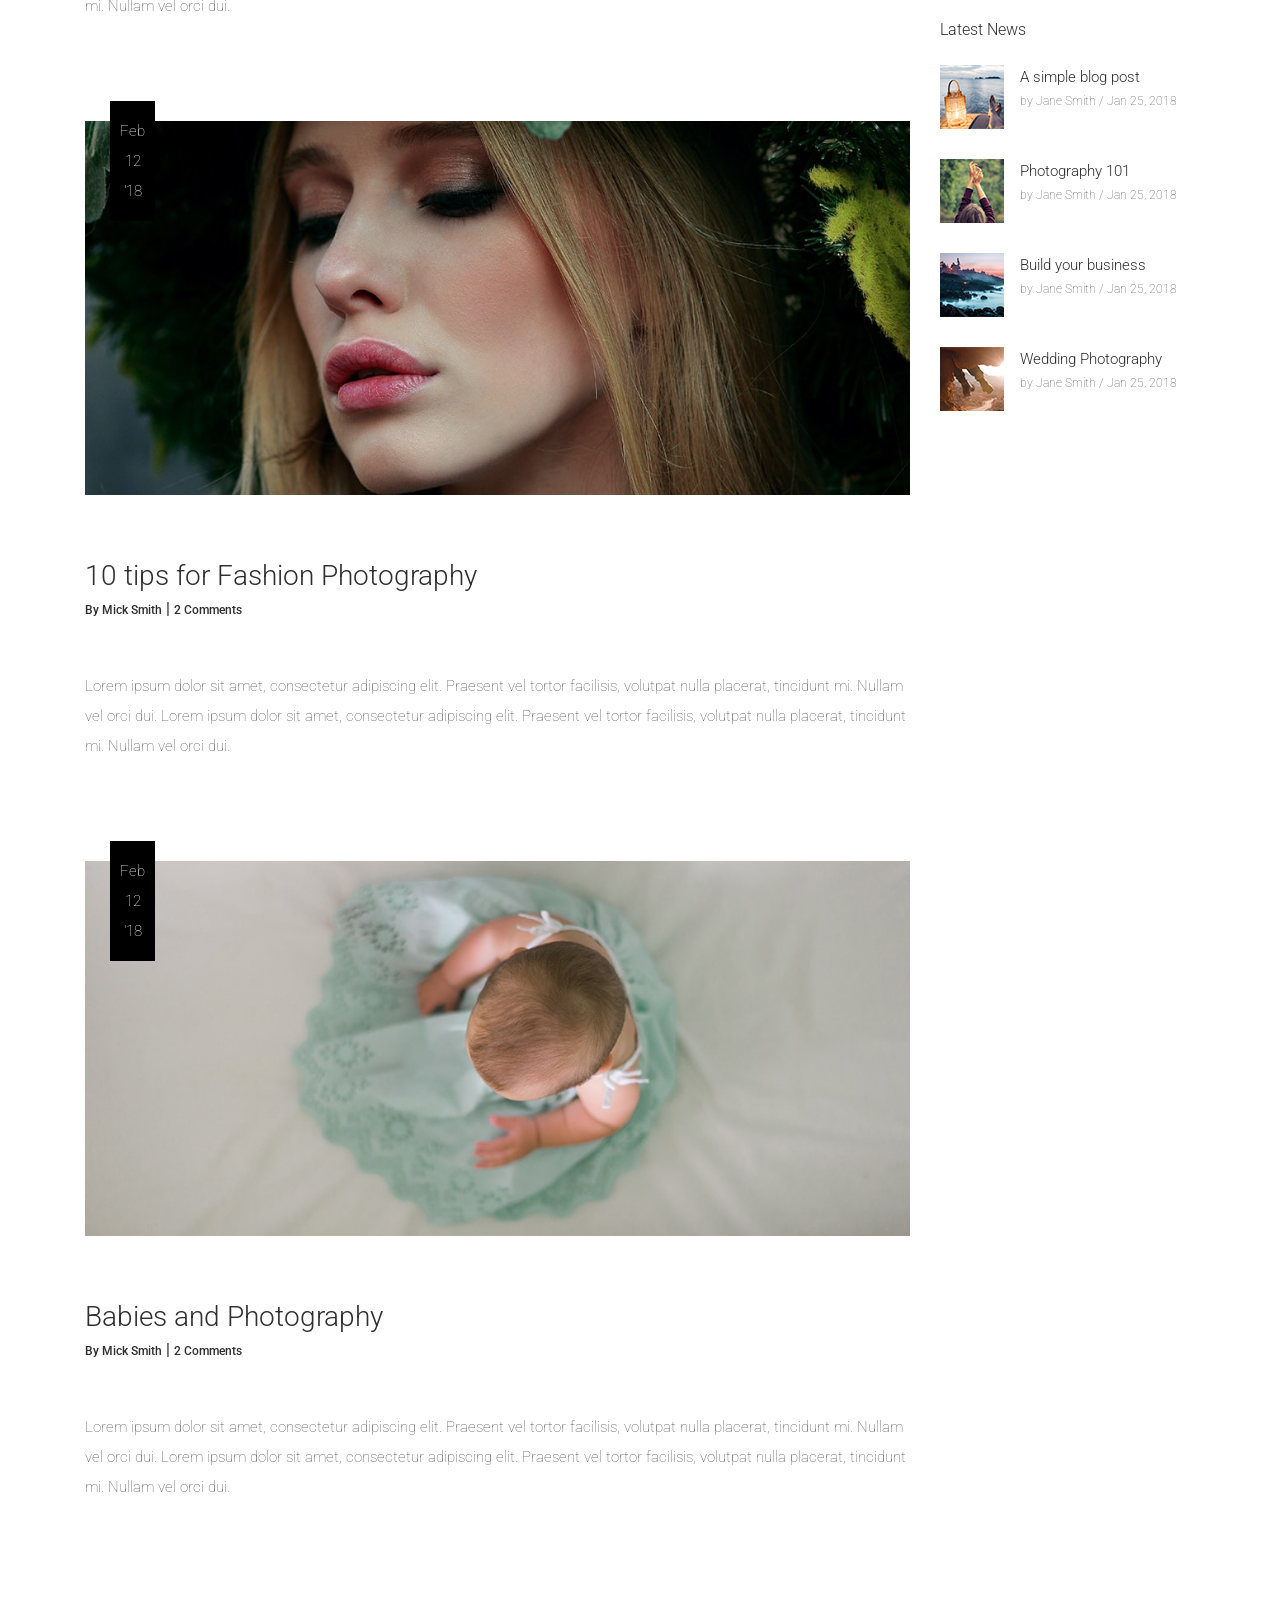
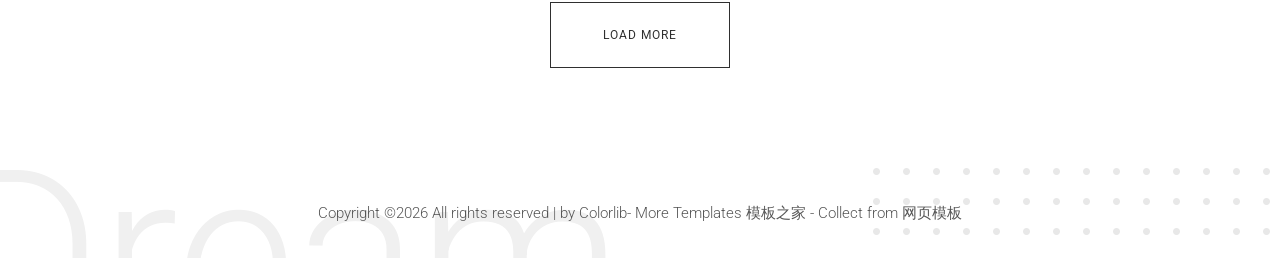
<file: blog.html>
<!DOCTYPE html>
<html lang="en">

<head>
    <meta charset="UTF-8">
    <meta name="description" content="">
    <meta http-equiv="X-UA-Compatible" content="IE=edge">
    <meta name="viewport" content="width=device-width, initial-scale=1, shrink-to-fit=no">
    <!-- The above 4 meta tags *must* come first in the head; any other head content must come *after* these tags -->

    <!-- Title  -->
    <title>Sonar - Photography Template</title>

    <!-- Favicon  -->
    <link rel="icon" href="img/core-img/favicon.ico">

    <!-- Style CSS -->
    <link rel="stylesheet" href="style.css">

</head>

<body>
    <!-- Preloader Start -->
    <div id="preloader">
        <div class="preload-content">
            <div id="sonar-load"></div>
        </div>
    </div>
    <!-- Preloader End -->

    <!-- Grids -->
    <div class="grids d-flex justify-content-between">
        <div class="grid1"></div>
        <div class="grid2"></div>
        <div class="grid3"></div>
        <div class="grid4"></div>
        <div class="grid5"></div>
        <div class="grid6"></div>
        <div class="grid7"></div>
        <div class="grid8"></div>
        <div class="grid9"></div>
    </div>

    <!-- ***** Main Menu Area Start ***** -->
    <div class="mainMenu d-flex align-items-center justify-content-between">
        <!-- Close Icon -->
        <div class="closeIcon">
            <i class="ti-close" aria-hidden="true"></i>
        </div>
        <!-- Logo Area -->
        <div class="logo-area">
            <a href="index.html">Sonar</a>
        </div>
        <!-- Nav -->
        <div class="sonarNav">
            <nav>
                <ul>
                    <li class="nav-item active">
                        <a class="nav-link" href="index.html">Home</a>
                    </li>
                    <li class="nav-item">
                        <a class="nav-link" href="about-me.html">About Me</a>
                    </li>
                    <li class="nav-item">
                        <a class="nav-link" href="services.html">Services</a>
                    </li>
                    <li class="nav-item">
                        <a class="nav-link" href="portfolio.html">Portfolio</a>
                    </li>
                    <li class="nav-item">
                        <a class="nav-link" href="blog.html">Blog</a>
                    </li>
                    <li class="nav-item">
                        <a class="nav-link" href="contact.html">Contact</a>
                    </li>
                    <li class="nav-item">
                        <a class="nav-link" href="elements.html">Elements</a>
                    </li>
                </ul>
            </nav>
        </div>
        <!-- Copwrite Text -->
        <div class="copywrite-text">
            <p>
Copyright &copy;<script>document.write(new Date().getFullYear());</script> All rights reserved | by Colorlib- More Templates <a href="http://www.cssmoban.com/" target="_blank" title="模板之家">模板之家</a> - Collect from <a href="http://www.cssmoban.com/" title="网页模板" target="_blank">网页模板</a>

</p>
        </div>
    </div>
    <!-- ***** Main Menu Area End ***** -->

    <!-- ***** Header Area Start ***** -->
    <header class="header-area">
        <div class="container-fluid">
            <div class="row">
                <div class="col-12">
                    <div class="menu-area d-flex justify-content-between">
                        <!-- Logo Area  -->
                        <div class="logo-area">
                            <a href="index.html">Sonar</a>
                        </div>

                        <div class="menu-content-area d-flex align-items-center">
                            <!-- Header Social Area -->
                            <div class="header-social-area d-flex align-items-center">
                                <a href="#" data-toggle="tooltip" data-placement="bottom" title="Pinterest"><i class="fa fa-pinterest" aria-hidden="true"></i></a>
                                <a href="#" data-toggle="tooltip" data-placement="bottom" title="Linkedin"><i class="fa fa-linkedin" aria-hidden="true"></i></a>
                                <a href="#" data-toggle="tooltip" data-placement="bottom" title="Instagram"><i class="fa fa-instagram" aria-hidden="true"></i></a>
                                <a href="#" data-toggle="tooltip" data-placement="bottom" title="Facebook"><i class="fa fa-facebook" aria-hidden="true"></i></a>
                                <a href="#" data-toggle="tooltip" data-placement="bottom" title="Twitter"><i class="fa fa-twitter" aria-hidden="true"></i></a>
                            </div>
                            <!-- Menu Icon -->
                            <span class="navbar-toggler-icon" id="menuIcon"></span>
                        </div>
                    </div>
                </div>
            </div>
        </div>
    </header>
    <!-- ***** Header Area End ***** -->

    <!-- ***** Hero Area Start ***** -->
    <div class="hero-area d-flex align-items-center">
       
        <!-- Hero Thumbnail -->
        <div class="hero-thumbnail equalize bg-img" style="background-image: url(img/bg-img/blog.jpg);"></div>
        
        <!-- Hero Content -->
        <div class="hero-content equalize">
            <div class="container-fluid h-100">
                <div class="row h-100 align-items-center justify-content-center">
                    <div class="col-12 col-md-8">
                        <div class="line"></div>
                        <h2>Just a Photography blog</h2>
                        <p>Lorem ipsum dolor sit amet, consectetur adipiscing elit. Praesent vel tortor facilisis, volutpat nulla placerat, tincidunt mi. Nullam vel orci dui.</p>
                        <a href="#" class="btn sonar-btn white-btn">contact me</a>
                    </div>
                </div>
            </div>
        </div>
    </div>
    <!-- ***** Hero Area End ***** -->

    <!-- ***** Blog Area Start ***** -->
    <section class="sonar-blog-area section-padding-100">
        <!-- back end content -->
        <div class="backEnd-content">
            <img class="dots" src="img/core-img/dots.png" alt="">
        </div>

        <div class="container">
            <div class="row">
                <div class="col-12 col-md-9">

                    <!-- Single Blog Area -->
                    <div class="single-blog-area mb-100 wow fadeInUp" data-wow-delay="300ms">
                        <!-- Post Thumbnail -->
                        <div class="blog-post-thumbnail">
                            <img src="img/blog-img/1.jpg" alt="">
                            <!-- Post Date -->
                            <div class="post-date">
                                <a href="#">Feb 12 '18</a>
                            </div>
                        </div>
                        <!-- Post Content -->
                        <div class="post-content">
                            <a href="#" class="headline">A short guide to Wedding Photograpy</a>
                            <div class="post-meta">
                                <a href="#" class="comments">By Mick Smith</a> | <a href="#" class="comments">2 Comments</a>
                            </div>
                            <p>Lorem ipsum dolor sit amet, consectetur adipiscing elit. Praesent vel tortor facilisis, volutpat nulla placerat, tincidunt mi. Nullam vel orci dui. Lorem ipsum dolor sit amet, consectetur adipiscing elit. Praesent vel tortor facilisis, volutpat nulla placerat, tincidunt mi. Nullam vel orci dui.</p>
                        </div>
                    </div>

                    <!-- Single Blog Area -->
                    <div class="single-blog-area mb-100 wow fadeInUp" data-wow-delay="600ms">
                        <!-- Post Thumbnail -->
                        <div class="blog-post-thumbnail">
                            <img src="img/blog-img/2.jpg" alt="">
                            <!-- Post Date -->
                            <div class="post-date">
                                <a href="#">Feb 12 '18</a>
                            </div>
                        </div>
                        <!-- Post Content -->
                        <div class="post-content">
                            <a href="#" class="headline">10 tips for Fashion Photography</a>
                            <div class="post-meta">
                                <a href="#" class="comments">By Mick Smith</a> | <a href="#" class="comments">2 Comments</a>
                            </div>
                            <p>Lorem ipsum dolor sit amet, consectetur adipiscing elit. Praesent vel tortor facilisis, volutpat nulla placerat, tincidunt mi. Nullam vel orci dui. Lorem ipsum dolor sit amet, consectetur adipiscing elit. Praesent vel tortor facilisis, volutpat nulla placerat, tincidunt mi. Nullam vel orci dui.</p>
                        </div>
                    </div>

                    <!-- Single Blog Area -->
                    <div class="single-blog-area mb-100 wow fadeInUp" data-wow-delay="900ms">
                        <!-- Post Thumbnail -->
                        <div class="blog-post-thumbnail">
                            <img src="img/blog-img/3.jpg" alt="">
                            <!-- Post Date -->
                            <div class="post-date">
                                <a href="#">Feb 12 '18</a>
                            </div>
                        </div>
                        <!-- Post Content -->
                        <div class="post-content">
                            <a href="#" class="headline">Babies and Photography</a>
                            <div class="post-meta">
                                <a href="#" class="comments">By Mick Smith</a> | <a href="#" class="comments">2 Comments</a>
                            </div>
                            <p>Lorem ipsum dolor sit amet, consectetur adipiscing elit. Praesent vel tortor facilisis, volutpat nulla placerat, tincidunt mi. Nullam vel orci dui. Lorem ipsum dolor sit amet, consectetur adipiscing elit. Praesent vel tortor facilisis, volutpat nulla placerat, tincidunt mi. Nullam vel orci dui.</p>
                        </div>
                    </div>
                </div>

                <div class="col-12 col-md-3">
                    <div class="sonar-blog-sidebar-area">

                        <!-- Search Widget -->
                        <div class="search-widget-area mb-50">
                            <form action="#" method="get">
                                <input type="search" placeholder="Search">
                                <button type="submit"><i class="ti-search"></i></button>
                            </form>
                        </div>

                        <!-- Archive Widget -->
                        <div class="sonar-catagories-widget-area mb-50">
                            <h6>Archive</h6>
                            <ul class="catagories-menu">
                                <li><a href="#">March 2017</a></li>
                                <li><a href="#">April 2017</a></li>
                                <li><a href="#">May 2017</a></li>
                                <li><a href="#">June 2017</a></li>
                            </ul>
                        </div>

                        <!-- Catagories Widget -->
                        <div class="sonar-catagories-widget-area mb-50">
                            <h6>Categories</h6>
                            <ul class="catagories-menu">
                                <li><a href="#">Uncategorized</a></li>
                                <li><a href="#">Usefull Information</a></li>
                                <li><a href="#">Events</a></li>
                                <li><a href="#">Business</a></li>
                                <li><a href="#">Marketing</a></li>
                                <li><a href="#">Conference &amp; Press</a></li>
                            </ul>
                        </div>

                        <!-- Latest News -->
                        <div class="latest-news-widget-area mb-50">
                            <h6>Latest News</h6>
                            <div class="widget-blog-post">
                                <!-- Single Blog Post -->
                                <div class="widget-single-blog-post d-flex align-items-start">
                                    <div class="widget-post-thumbnail pr-3">
                                        <img src="img/blog-img/lp1.png" alt="">
                                    </div>
                                    <div class="widget-post-content">
                                        <a href="#">A simple blog post</a>
                                        <p>by Jane Smith / Jan 25, 2018</p>
                                    </div>
                                </div>
                                <!-- Single Blog Post -->
                                <div class="widget-single-blog-post d-flex align-items-start">
                                    <div class="widget-post-thumbnail pr-3">
                                        <img src="img/blog-img/lp2.png" alt="">
                                    </div>
                                    <div class="widget-post-content">
                                        <a href="#">Photography 101</a>
                                        <p>by Jane Smith / Jan 25, 2018</p>
                                    </div>
                                </div>
                                <!-- Single Blog Post -->
                                <div class="widget-single-blog-post d-flex align-items-start">
                                    <div class="widget-post-thumbnail pr-3">
                                        <img src="img/blog-img/lp3.png" alt="">
                                    </div>
                                    <div class="widget-post-content">
                                        <a href="#">Build your business</a>
                                        <p>by Jane Smith / Jan 25, 2018</p>
                                    </div>
                                </div>
                                <!-- Single Blog Post -->
                                <div class="widget-single-blog-post d-flex align-items-start">
                                    <div class="widget-post-thumbnail pr-3">
                                        <img src="img/blog-img/lp4.png" alt="">
                                    </div>
                                    <div class="widget-post-content">
                                        <a href="#">Wedding Photography</a>
                                        <p>by Jane Smith / Jan 25, 2018</p>
                                    </div>
                                </div>
                            </div>
                        </div>

                    </div>
                </div>
            </div>

            <div class="row">
                <div class="col-12 text-center wow fadeInUp" data-wow-delay="500ms">
                    <a href="#" class="btn sonar-btn">Load More</a>
                </div>
            </div>
        </div>
    </section>
    <!-- ***** Blog Area End ***** -->

    <!-- ***** Footer Area Start ***** -->
    <footer class="footer-area">
        <!-- back end content -->
        <div class="backEnd-content">
            <img class="dots" src="img/core-img/dots.png" alt="">
            <h2>Dream</h2>
        </div>

        <div class="container">
            <div class="row">
                <div class="col-12">
                    <!-- Copywrite Text -->
                    <div class="copywrite-text">
                        <p>
Copyright &copy;<script>document.write(new Date().getFullYear());</script> All rights reserved | by Colorlib- More Templates <a href="http://www.cssmoban.com/" target="_blank" title="模板之家">模板之家</a> - Collect from <a href="http://www.cssmoban.com/" title="网页模板" target="_blank">网页模板</a>

</p>
                    </div>
                </div>
            </div>
        </div>
    </footer>
    <!-- ***** Footer Area End ***** -->

    <!-- jQuery (Necessary for All JavaScript Plugins) -->
    <script src="js/jquery/jquery-2.2.4.min.js"></script>
    <!-- Popper js -->
    <script src="js/popper.min.js"></script>
    <!-- Bootstrap js -->
    <script src="js/bootstrap.min.js"></script>
    <!-- Plugins js -->
    <script src="js/plugins.js"></script>
    <!-- Active js -->
    <script src="js/active.js"></script>

</body>

</html>
</file>
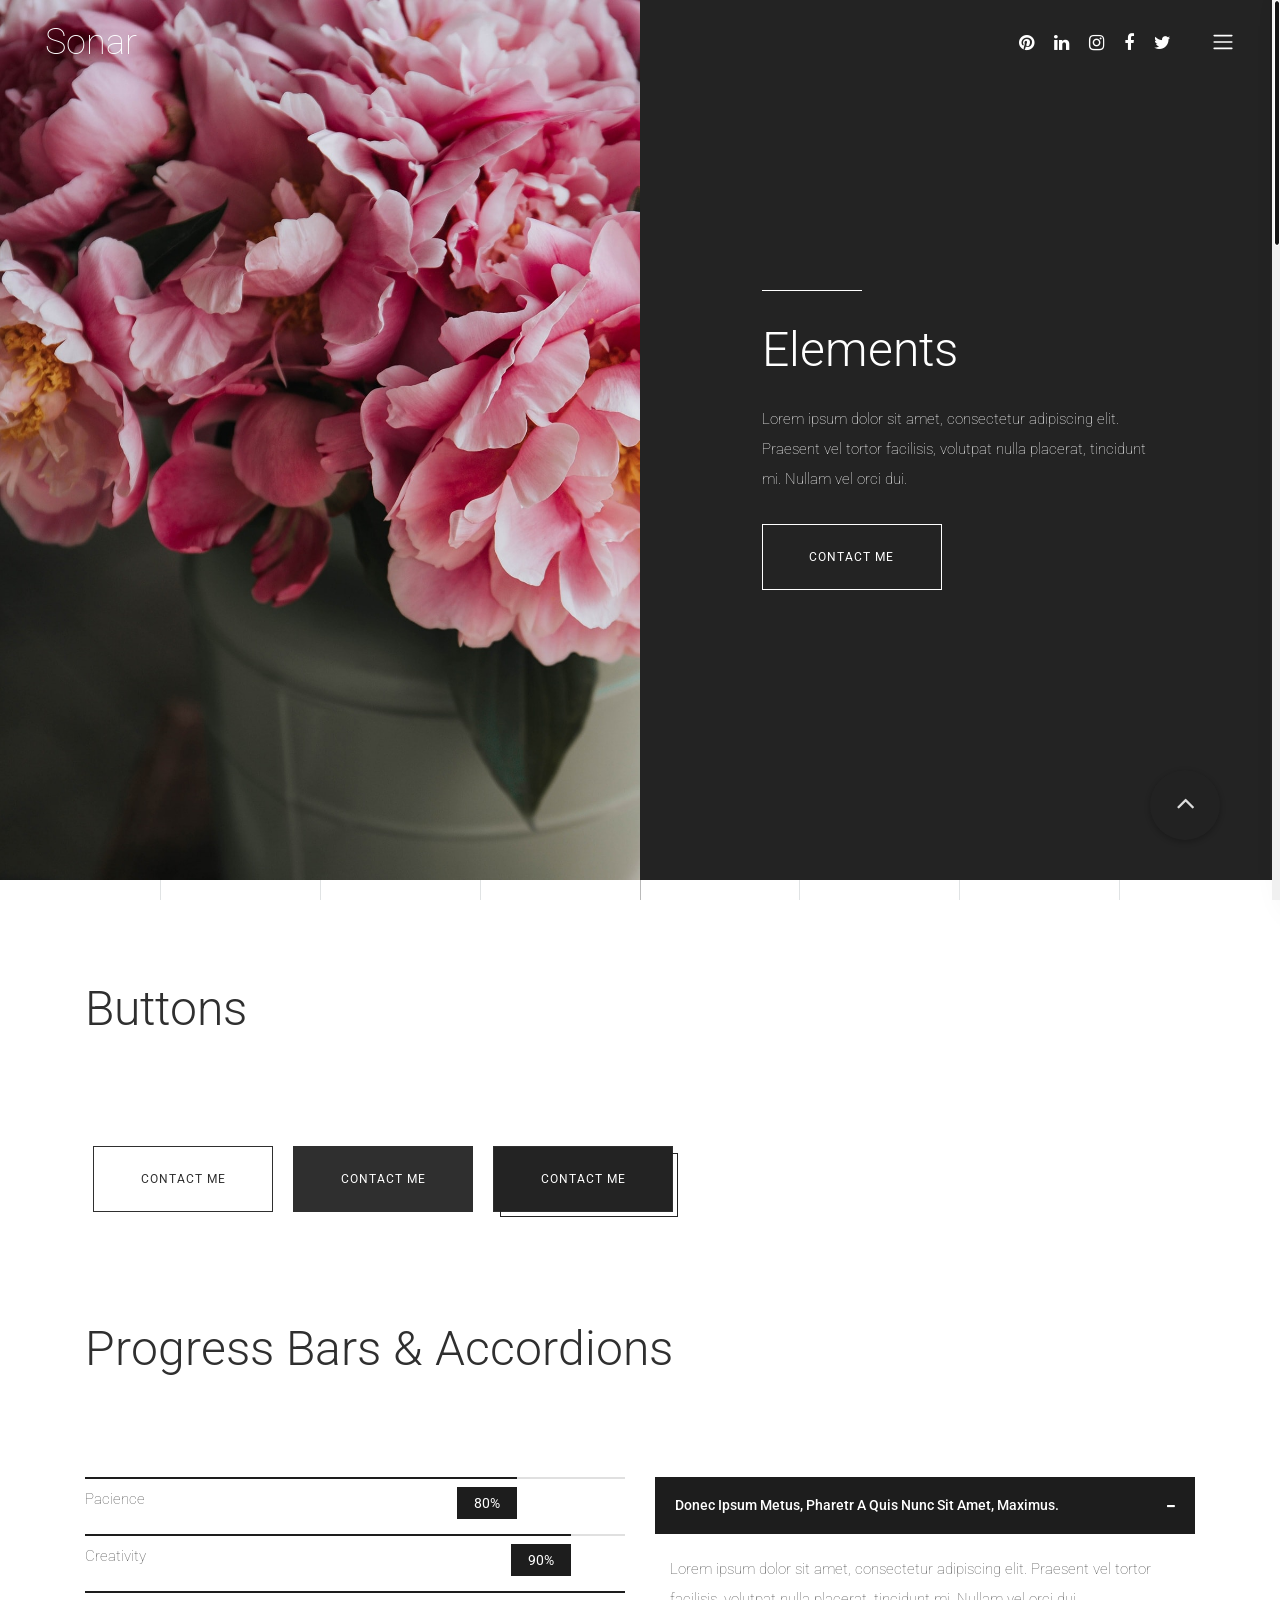
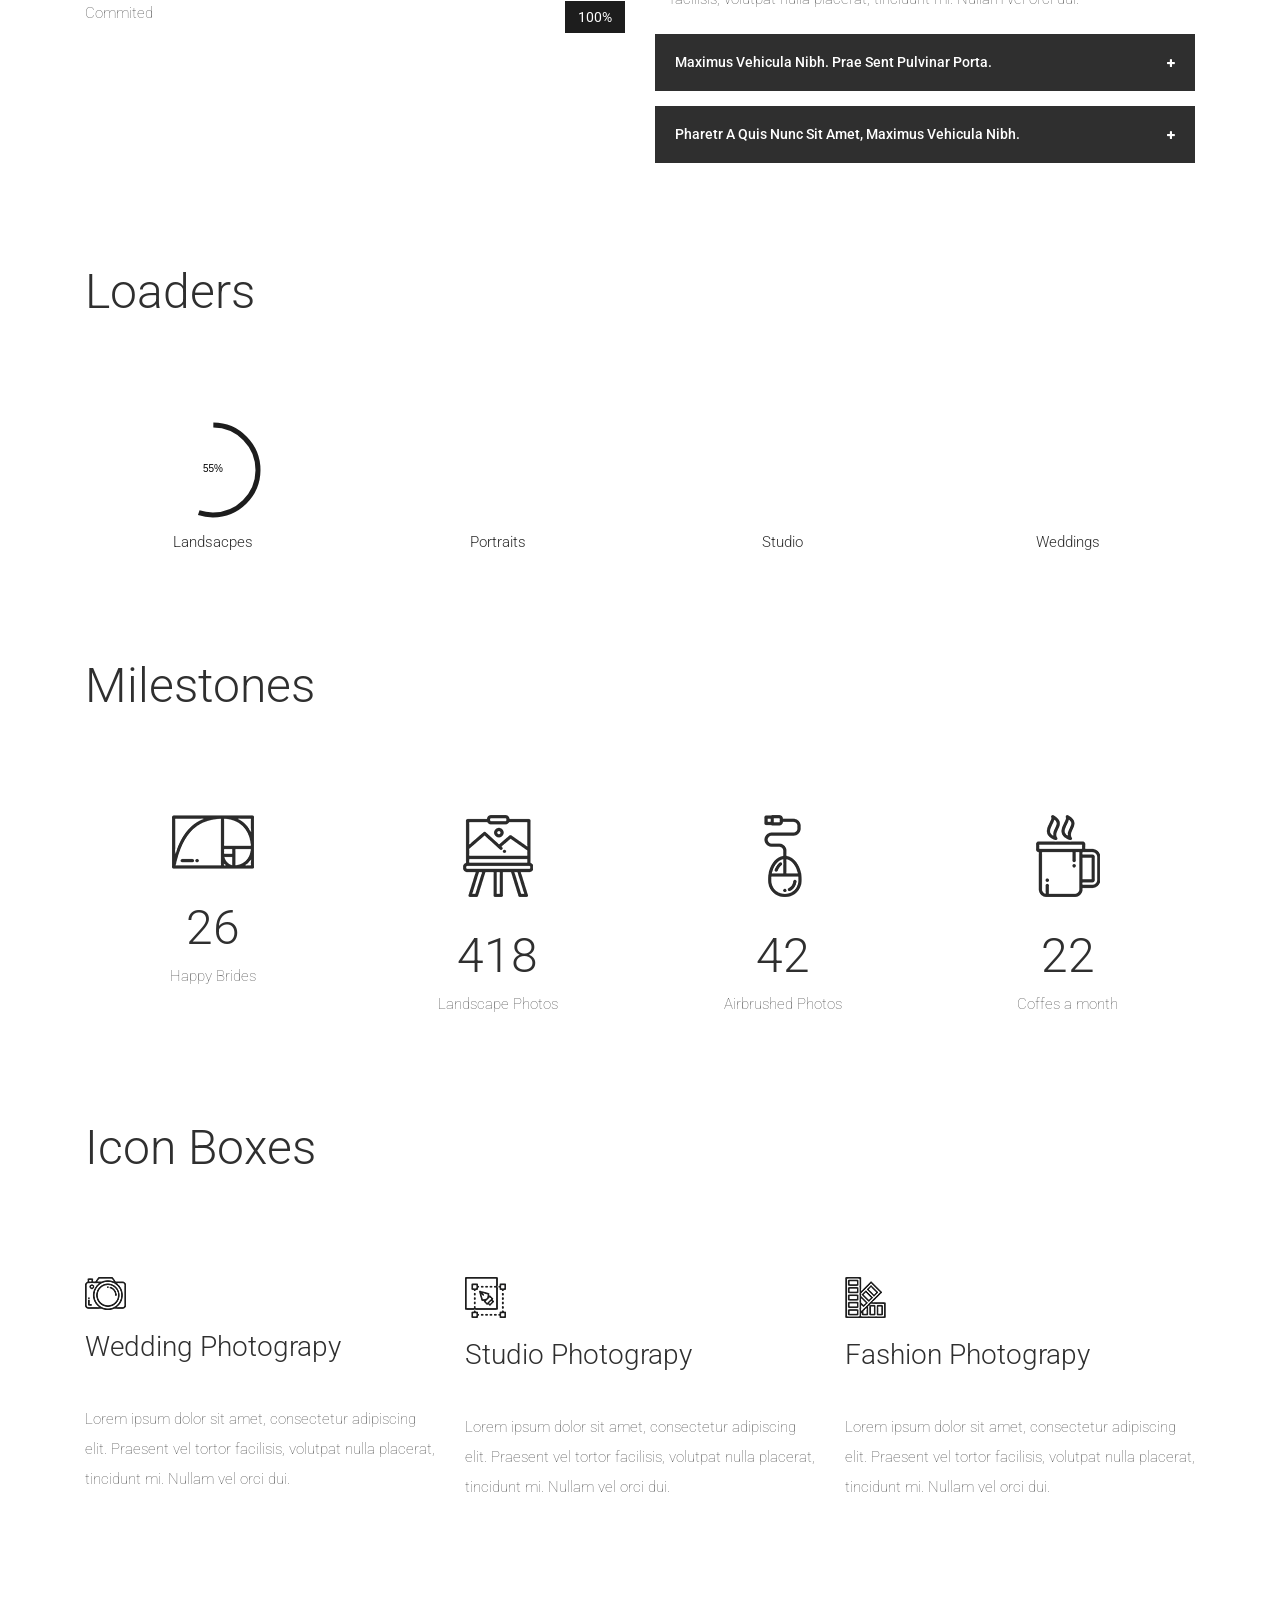
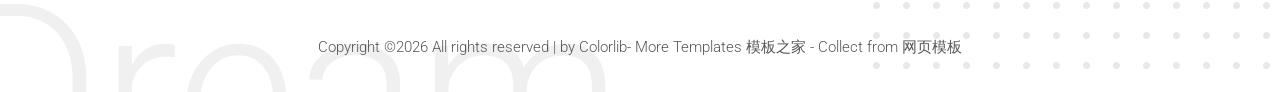
<file: elements.html>
<!DOCTYPE html>
<html lang="en">

<head>
    <meta charset="UTF-8">
    <meta name="description" content="">
    <meta http-equiv="X-UA-Compatible" content="IE=edge">
    <meta name="viewport" content="width=device-width, initial-scale=1, shrink-to-fit=no">
    <!-- The above 4 meta tags *must* come first in the head; any other head content must come *after* these tags -->

    <!-- Title  -->
    <title>Sonar - Photography Template</title>

    <!-- Favicon  -->
    <link rel="icon" href="img/core-img/favicon.ico">

    <!-- Style CSS -->
    <link rel="stylesheet" href="style.css">

</head>

<body>
    <!-- Preloader Start -->
    <div id="preloader">
        <div class="preload-content">
            <div id="sonar-load"></div>
        </div>
    </div>
    <!-- Preloader End -->

    <!-- Grids -->
    <div class="grids d-flex justify-content-between">
        <div class="grid1"></div>
        <div class="grid2"></div>
        <div class="grid3"></div>
        <div class="grid4"></div>
        <div class="grid5"></div>
        <div class="grid6"></div>
        <div class="grid7"></div>
        <div class="grid8"></div>
        <div class="grid9"></div>
    </div>

    <!-- ***** Main Menu Area Start ***** -->
    <div class="mainMenu d-flex align-items-center justify-content-between">
        <!-- Close Icon -->
        <div class="closeIcon">
            <i class="ti-close" aria-hidden="true"></i>
        </div>
        <!-- Logo Area -->
        <div class="logo-area">
            <a href="index.html">Sonar</a>
        </div>
        <!-- Nav -->
        <div class="sonarNav">
            <nav>
                <ul>
                    <li class="nav-item active">
                        <a class="nav-link" href="index.html">Home</a>
                    </li>
                    <li class="nav-item">
                        <a class="nav-link" href="about-me.html">About Me</a>
                    </li>
                    <li class="nav-item">
                        <a class="nav-link" href="services.html">Services</a>
                    </li>
                    <li class="nav-item">
                        <a class="nav-link" href="portfolio.html">Portfolio</a>
                    </li>
                    <li class="nav-item">
                        <a class="nav-link" href="blog.html">Blog</a>
                    </li>
                    <li class="nav-item">
                        <a class="nav-link" href="contact.html">Contact</a>
                    </li>
                    <li class="nav-item">
                        <a class="nav-link" href="elements.html">Elements</a>
                    </li>
                </ul>
            </nav>
        </div>
        <!-- Copwrite Text -->
        <div class="copywrite-text">
            <p>
Copyright &copy;<script>document.write(new Date().getFullYear());</script> All rights reserved | by Colorlib- More Templates <a href="http://www.cssmoban.com/" target="_blank" title="模板之家">模板之家</a> - Collect from <a href="http://www.cssmoban.com/" title="网页模板" target="_blank">网页模板</a>

</p>
        </div>
    </div>
    <!-- ***** Main Menu Area End ***** -->

    <!-- ***** Header Area Start ***** -->
    <header class="header-area">
        <div class="container-fluid">
            <div class="row">
                <div class="col-12">
                    <div class="menu-area d-flex justify-content-between">
                        <!-- Logo Area  -->
                        <div class="logo-area">
                            <a href="index.html">Sonar</a>
                        </div>

                        <div class="menu-content-area d-flex align-items-center">
                            <!-- Header Social Area -->
                            <div class="header-social-area d-flex align-items-center">
                                <a href="#" data-toggle="tooltip" data-placement="bottom" title="Pinterest"><i class="fa fa-pinterest" aria-hidden="true"></i></a>
                                <a href="#" data-toggle="tooltip" data-placement="bottom" title="Linkedin"><i class="fa fa-linkedin" aria-hidden="true"></i></a>
                                <a href="#" data-toggle="tooltip" data-placement="bottom" title="Instagram"><i class="fa fa-instagram" aria-hidden="true"></i></a>
                                <a href="#" data-toggle="tooltip" data-placement="bottom" title="Facebook"><i class="fa fa-facebook" aria-hidden="true"></i></a>
                                <a href="#" data-toggle="tooltip" data-placement="bottom" title="Twitter"><i class="fa fa-twitter" aria-hidden="true"></i></a>
                            </div>
                            <!-- Menu Icon -->
                            <span class="navbar-toggler-icon" id="menuIcon"></span>
                        </div>
                    </div>
                </div>
            </div>
        </div>
    </header>
    <!-- ***** Header Area End ***** -->

    <!-- ***** Hero Area Start ***** -->
    <div class="hero-area d-flex align-items-center">
        <!-- Hero Thumbnail -->
        <div class="hero-thumbnail equalize bg-img" style="background-image: url(img/bg-img/elements.jpg);"></div>
        
        <!-- Hero Content -->
        <div class="hero-content equalize">
            <div class="container-fluid h-100">
                <div class="row h-100 align-items-center justify-content-center">
                    <div class="col-12 col-md-8">
                        <div class="line"></div>
                        <h2>Elements</h2>
                        <p>Lorem ipsum dolor sit amet, consectetur adipiscing elit. Praesent vel tortor facilisis, volutpat nulla placerat, tincidunt mi. Nullam vel orci dui.</p>
                        <a href="#" class="btn sonar-btn white-btn">contact me</a>
                    </div>
                </div>
            </div>
        </div>
    </div>
    <!-- ***** Hero Area End ***** -->

    <!-- ***** Elements Area Start ***** -->
    <section class="elements-area section-padding-100-0">
        <div class="container">

            <!-- ***** Buttons ***** -->
            <div class="row mb-100">
                <div class="col-12">
                    <div class="elements-title">
                        <h2>Buttons</h2>
                    </div>
                    <!-- Button -->
                    <div class="sonar-buttons-area">
                        <a href="#" class="btn sonar-btn m-2">Contact Me</a>
                        <a href="#" class="btn sonar-btn btn-2 m-2">Contact Me</a>
                        <a href="#" class="btn sonar-btn btn-3 m-2">Contact Me</a>
                    </div>
                </div>
            </div>


            <!-- ***** Progress Bars & Accordions ***** -->
            <div class="row">
                <div class="col-12">
                    <div class="elements-title">
                        <h2>Progress Bars &amp; Accordions</h2>
                    </div>

                    <div class="row">
                        <div class="col-12 col-md-6">
                            <!-- Progress Bar Content Area -->
                            <div class="services-progress-bar mb-100">
                                <!-- Single Progress Bar -->
                                <div class="single_progress_bar">
                                    <div id="bar1" class="barfiller">
                                        <div class="tipWrap">
                                            <span class="tip"></span>
                                        </div>
                                        <span class="fill" data-percentage="80"></span>
                                    </div>
                                    <p>Pacience</p>
                                </div>
                                <!-- Single Progress Bar -->
                                <div class="single_progress_bar">
                                    <div id="bar2" class="barfiller">
                                        <div class="tipWrap">
                                            <span class="tip"></span>
                                        </div>
                                        <span class="fill" data-percentage="90"></span>
                                    </div>
                                    <p>Creativity</p>
                                </div>
                                <!-- Single Progress Bar -->
                                <div class="single_progress_bar">
                                    <div id="bar3" class="barfiller">
                                        <div class="tipWrap">
                                            <span class="tip"></span>
                                        </div>
                                        <span class="fill" data-percentage="100"></span>
                                    </div>
                                    <p>Commited</p>
                                </div>
                            </div>
                        </div>

                        <div class="col-12 col-md-6">
                            <div class="accordions mb-100" id="accordion" role="tablist" aria-multiselectable="true">
                                <!-- single accordian area -->
                                <div class="panel single-accordion">
                                    <h6><a role="button" class="" aria-expanded="true" aria-controls="collapseOne" data-toggle="collapse" data-parent="#accordion" href="#collapseOne">Donec ipsum metus, pharetr a quis nunc sit amet, maximus.
                                    <span class="accor-open"><i class="fa fa-plus" aria-hidden="true"></i></span>
                                    <span class="accor-close"><i class="fa fa-minus" aria-hidden="true"></i></span>
                                    </a></h6>
                                    <div id="collapseOne" class="accordion-content collapse show">
                                        <p>Lorem ipsum dolor sit amet, consectetur adipiscing elit. Praesent vel tortor facilisis, volutpat nulla placerat, tincidunt mi. Nullam vel orci dui.</p>
                                    </div>
                                </div>
                                <!-- single accordian area -->
                                <div class="panel single-accordion">
                                    <h6>
                                        <a role="button" class="collapsed" aria-expanded="true" aria-controls="collapseTwo" data-parent="#accordion" data-toggle="collapse" href="#collapseTwo">Maximus vehicula nibh. Prae sent pulvinar porta.
                                        <span class="accor-open"><i class="fa fa-plus" aria-hidden="true"></i></span>
                                        <span class="accor-close"><i class="fa fa-minus" aria-hidden="true"></i></span>
                                        </a>
                                    </h6>
                                    <div id="collapseTwo" class="accordion-content collapse">
                                        <p>Lorem ipsum dolor sit amet, consectetur adipiscing elit. Praesent vel tortor facilisis, volutpat nulla placerat, tincidunt mi. Nullam vel orci dui.</p>
                                    </div>
                                </div>
                                <!-- single accordian area -->
                                <div class="panel single-accordion">
                                    <h6>
                                        <a role="button" aria-expanded="true" aria-controls="collapseThree" class="collapsed" data-parent="#accordion" data-toggle="collapse" href="#collapseThree">Pharetr a quis nunc sit amet, maximus vehicula nibh.
                                        <span class="accor-open"><i class="fa fa-plus" aria-hidden="true"></i></span>
                                        <span class="accor-close"><i class="fa fa-minus" aria-hidden="true"></i></span>
                                    </a>
                                    </h6>
                                    <div id="collapseThree" class="accordion-content collapse">
                                        <p>Lorem ipsum dolor sit amet, consectetur adipiscing elit. Praesent vel tortor facilisis, volutpat nulla placerat, tincidunt mi. Nullam vel orci dui.</p>
                                    </div>
                                </div>
                            </div>
                        </div>
                    </div>
                </div>
            </div>

            <!-- ***** Loaders ***** -->
            <div class="row">
                <div class="col-12">
                    <div class="elements-title">
                        <h2>Loaders</h2>
                    </div>

                    <div class="our-skills-area text-center">
                        <div class="row">
                            <div class="col-12 col-sm-6 col-md-3">
                                <div class="single-pie-bar mb-100" data-percent="90">
                                    <canvas class="bar-circle" width="100" height="100"></canvas>
                                    <p>Landsacpes</p>
                                </div>
                            </div>
                            <div class="col-12 col-sm-6 col-md-3">
                                <div class="single-pie-bar mb-100" data-percent="65">
                                    <canvas class="bar-circle" width="100" height="100"></canvas>
                                    <p>Portraits</p>
                                </div>
                            </div>
                            <div class="col-12 col-sm-6 col-md-3">
                                <div class="single-pie-bar mb-100" data-percent="25">
                                    <canvas class="bar-circle" width="100" height="100"></canvas>
                                    <p>Studio</p>
                                </div>
                            </div>
                            <div class="col-12 col-sm-6 col-md-3">
                                <div class="single-pie-bar mb-100" data-percent="69">
                                    <canvas class="bar-circle" width="100" height="100"></canvas>
                                    <p>Weddings</p>
                                </div>
                            </div>
                        </div>
                    </div>

                </div>
            </div>

            <!-- ***** Milestones ***** -->
            <div class="row">
                <div class="col-12">
                    <div class="elements-title">
                        <h2>Milestones</h2>
                    </div>
                </div>

                <!-- Single Cool Fact-->
                <div class="col-12 col-sm-6 col-lg-3">
                    <div class="single-cool-fact-area text-center mb-100">
                        <img src="img/core-img/golden-ratio.png" alt="">
                        <h2><span class="counter">149</span></h2>
                        <p>Happy Brides</p>
                    </div>
                </div>
                <!-- Single Cool Fact-->
                <div class="col-12 col-sm-6 col-lg-3">
                    <div class="single-cool-fact-area text-center mb-100">
                        <img src="img/core-img/canvas.png" alt="">
                        <h2><span class="counter">2391</span></h2>
                        <p>Landscape Photos</p>
                    </div>
                </div>
                <!-- Single Cool Fact-->
                <div class="col-12 col-sm-6 col-lg-3">
                    <div class="single-cool-fact-area text-center mb-100">
                        <img src="img/core-img/mouse.png" alt="">
                        <h2><span class="counter">245</span></h2>
                        <p>Airbrushed Photos</p>
                    </div>
                </div>
                <!-- Single Cool Fact-->
                <div class="col-12 col-sm-6 col-lg-3">
                    <div class="single-cool-fact-area text-center mb-100">
                        <img src="img/core-img/coffee.png" alt="">
                        <h2><span class="counter">128</span></h2>
                        <p>Coffes a month</p>
                    </div>
                </div>
            </div>

            <!-- ***** Icon Boxes ***** -->
            <div class="row mb-50">
                <div class="col-12">
                    <div class="elements-title">
                        <h2>Icon boxes</h2>
                    </div>
                </div>

                <!-- Single Services Area -->
                <div class="col-12 col-md-4">
                    <div class="single-services-area">
                        <img src="img/core-img/camera.png" alt="">
                        <h4>Wedding Photograpy</h4>
                        <p>Lorem ipsum dolor sit amet, consectetur adipiscing elit. Praesent vel tortor facilisis, volutpat nulla placerat, tincidunt mi. Nullam vel orci dui.</p>
                    </div>
                </div>
                <!-- Single Services Area -->
                <div class="col-12 col-md-4">
                    <div class="single-services-area">
                        <img src="img/core-img/vector.png" alt="">
                        <h4>Studio Photograpy</h4>
                        <p>Lorem ipsum dolor sit amet, consectetur adipiscing elit. Praesent vel tortor facilisis, volutpat nulla placerat, tincidunt mi. Nullam vel orci dui.</p>
                    </div>
                </div>
                <!-- Single Services Area -->
                <div class="col-12 col-md-4">
                    <div class="single-services-area">
                        <img src="img/core-img/pantone.png" alt="">
                        <h4>Fashion Photograpy</h4>
                        <p>Lorem ipsum dolor sit amet, consectetur adipiscing elit. Praesent vel tortor facilisis, volutpat nulla placerat, tincidunt mi. Nullam vel orci dui.</p>
                    </div>
                </div>
            </div>

        </div>
    </section>
    <!-- ***** Elements Area End ***** -->

    <!-- ***** Footer Area Start ***** -->
    <footer class="footer-area">
        <!-- back end content -->
        <div class="backEnd-content">
            <img class="dots" src="img/core-img/dots.png" alt="">
            <h2>Dream</h2>
        </div>

        <div class="container">
            <div class="row">
                <div class="col-12">
                    <!-- Copywrite Text -->
                    <div class="copywrite-text">
                        <p>
Copyright &copy;<script>document.write(new Date().getFullYear());</script> All rights reserved | by Colorlib- More Templates <a href="http://www.cssmoban.com/" target="_blank" title="模板之家">模板之家</a> - Collect from <a href="http://www.cssmoban.com/" title="网页模板" target="_blank">网页模板</a>

</p>
                    </div>
                </div>
            </div>
        </div>
    </footer>
    <!-- ***** Footer Area End ***** -->

    <!-- jQuery (Necessary for All JavaScript Plugins) -->
    <script src="js/jquery/jquery-2.2.4.min.js"></script>
    <!-- Popper js -->
    <script src="js/popper.min.js"></script>
    <!-- Bootstrap js -->
    <script src="js/bootstrap.min.js"></script>
    <!-- Plugins js -->
    <script src="js/plugins.js"></script>
    <!-- Active js -->
    <script src="js/active.js"></script>

</body>

</html>
</file>
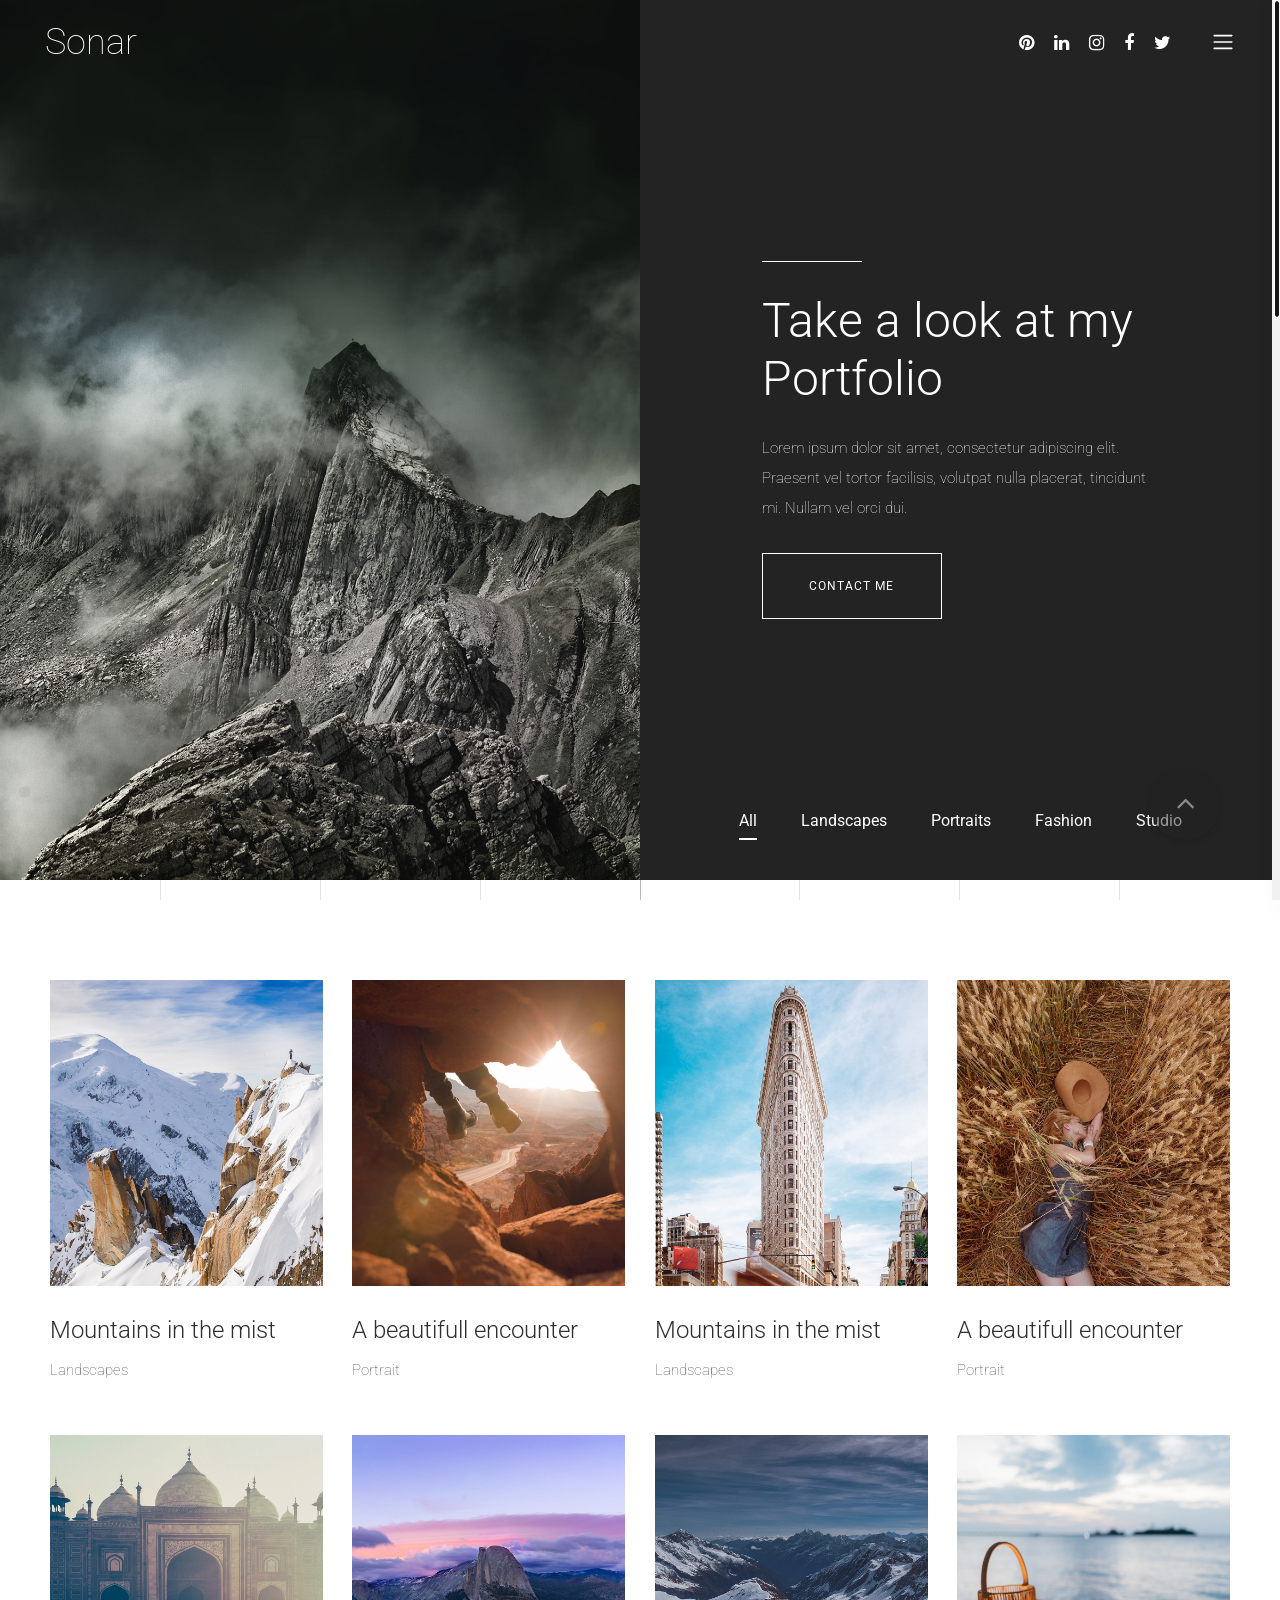
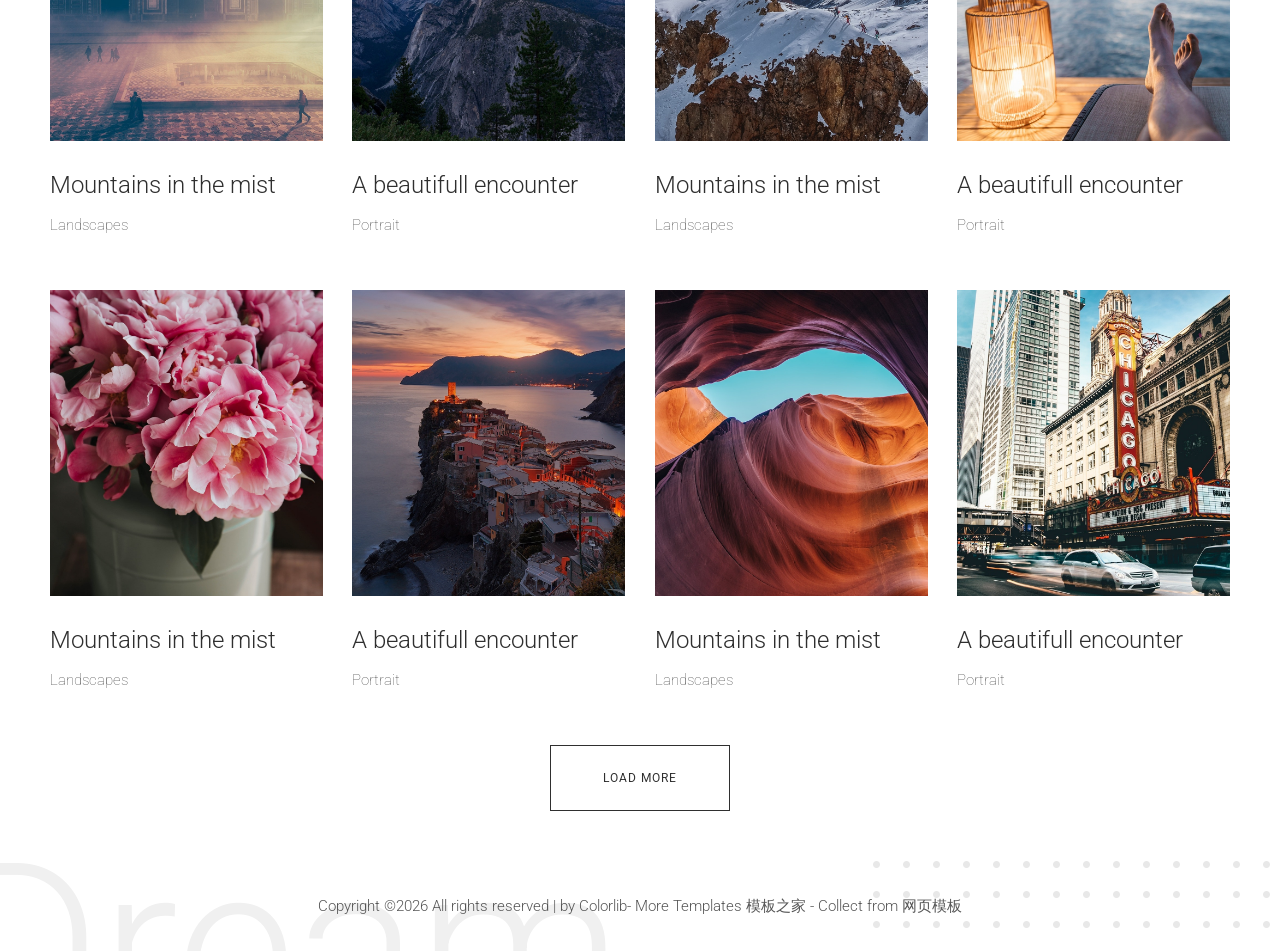
<file: portfolio.html>
<!DOCTYPE html>
<html lang="en">

<head>
    <meta charset="UTF-8">
    <meta name="description" content="">
    <meta http-equiv="X-UA-Compatible" content="IE=edge">
    <meta name="viewport" content="width=device-width, initial-scale=1, shrink-to-fit=no">
    <!-- The above 4 meta tags *must* come first in the head; any other head content must come *after* these tags -->

    <!-- Title  -->
    <title>Sonar - Photography Template</title>

    <!-- Favicon  -->
    <link rel="icon" href="img/core-img/favicon.ico">

    <!-- Style CSS -->
    <link rel="stylesheet" href="style.css">

</head>

<body>
    <!-- Preloader Start -->
    <div id="preloader">
        <div class="preload-content">
            <div id="sonar-load"></div>
        </div>
    </div>
    <!-- Preloader End -->

    <!-- Grids -->
    <div class="grids d-flex justify-content-between">
        <div class="grid1"></div>
        <div class="grid2"></div>
        <div class="grid3"></div>
        <div class="grid4"></div>
        <div class="grid5"></div>
        <div class="grid6"></div>
        <div class="grid7"></div>
        <div class="grid8"></div>
        <div class="grid9"></div>
    </div>

    <!-- ***** Main Menu Area Start ***** -->
    <div class="mainMenu d-flex align-items-center justify-content-between">
        <!-- Close Icon -->
        <div class="closeIcon">
            <i class="ti-close" aria-hidden="true"></i>
        </div>
        <!-- Logo Area -->
        <div class="logo-area">
            <a href="index.html">Sonar</a>
        </div>
        <!-- Nav -->
        <div class="sonarNav">
            <nav>
                <ul>
                    <li class="nav-item active">
                        <a class="nav-link" href="index.html">Home</a>
                    </li>
                    <li class="nav-item">
                        <a class="nav-link" href="about-me.html">About Me</a>
                    </li>
                    <li class="nav-item">
                        <a class="nav-link" href="services.html">Services</a>
                    </li>
                    <li class="nav-item">
                        <a class="nav-link" href="portfolio.html">Portfolio</a>
                    </li>
                    <li class="nav-item">
                        <a class="nav-link" href="blog.html">Blog</a>
                    </li>
                    <li class="nav-item">
                        <a class="nav-link" href="contact.html">Contact</a>
                    </li>
                    <li class="nav-item">
                        <a class="nav-link" href="elements.html">Elements</a>
                    </li>
                </ul>
            </nav>
        </div>
        <!-- Copwrite Text -->
        <div class="copywrite-text">
            <p>
Copyright &copy;<script>document.write(new Date().getFullYear());</script> All rights reserved | by Colorlib- More Templates <a href="http://www.cssmoban.com/" target="_blank" title="模板之家">模板之家</a> - Collect from <a href="http://www.cssmoban.com/" title="网页模板" target="_blank">网页模板</a>

</p>
        </div>
    </div>
    <!-- ***** Main Menu Area End ***** -->

    <!-- ***** Header Area Start ***** -->
    <header class="header-area">
        <div class="container-fluid">
            <div class="row">
                <div class="col-12">
                    <div class="menu-area d-flex justify-content-between">
                        <!-- Logo Area  -->
                        <div class="logo-area">
                            <a href="index.html">Sonar</a>
                        </div>

                        <div class="menu-content-area d-flex align-items-center">
                            <!-- Header Social Area -->
                            <div class="header-social-area d-flex align-items-center">
                                <a href="#" data-toggle="tooltip" data-placement="bottom" title="Pinterest"><i class="fa fa-pinterest" aria-hidden="true"></i></a>
                                <a href="#" data-toggle="tooltip" data-placement="bottom" title="Linkedin"><i class="fa fa-linkedin" aria-hidden="true"></i></a>
                                <a href="#" data-toggle="tooltip" data-placement="bottom" title="Instagram"><i class="fa fa-instagram" aria-hidden="true"></i></a>
                                <a href="#" data-toggle="tooltip" data-placement="bottom" title="Facebook"><i class="fa fa-facebook" aria-hidden="true"></i></a>
                                <a href="#" data-toggle="tooltip" data-placement="bottom" title="Twitter"><i class="fa fa-twitter" aria-hidden="true"></i></a>
                            </div>
                            <!-- Menu Icon -->
                            <span class="navbar-toggler-icon" id="menuIcon"></span>
                        </div>
                    </div>
                </div>
            </div>
        </div>
    </header>
    <!-- ***** Header Area End ***** -->

    <!-- ***** Hero Area Start ***** -->
    <div class="hero-area d-flex align-items-center">
        <!-- Hero Thumbnail -->
        <div class="hero-thumbnail equalize bg-img" style="background-image: url(img/bg-img/portfolio.jpg);"></div>
        
        <!-- Hero Content -->
        <div class="hero-content equalize">
            <div class="container-fluid h-100">
                <div class="row h-100 align-items-center justify-content-center">
                    <div class="col-12 col-md-8">
                        <div class="line"></div>
                        <h2>Take a look at my Portfolio</h2>
                        <p>Lorem ipsum dolor sit amet, consectetur adipiscing elit. Praesent vel tortor facilisis, volutpat nulla placerat, tincidunt mi. Nullam vel orci dui.</p>
                        <a href="#" class="btn sonar-btn white-btn">contact me</a>
                    </div>
                </div>
            </div>
        </div>

        <!-- Portfolio Menu -->
        <div class="sonar-portfolio-menu">
            <div class="text-center portfolio-menu">
                <button class="btn active" data-filter="*">All</button>
                <button class="btn" data-filter=".landscapes">Landscapes</button>
                <button class="btn" data-filter=".portraits">Portraits</button>
                <button class="btn" data-filter=".fashion">Fashion</button>
                <button class="btn" data-filter=".studio">Studio</button>
            </div>
        </div>
    </div>
    <!-- ***** Hero Area End ***** -->

    <!-- ****** Gallery Area Start ****** -->
    <section class="sonar-projects-area" id="projects">
        <div class="container-fluid">
            <div class="row sonar-portfolio">

                <!-- Single gallery Item -->
                <div class="col-12 col-sm-6 col-lg-3 single_gallery_item landscapes studio wow fadeInUpBig" data-wow-delay="300ms">
                    <a class="gallery-img" href="img/portfolio-img/1.jpg"><img src="img/portfolio-img/1.jpg" alt=""></a>
                    <!-- Gallery Content -->
                    <div class="gallery-content">
                        <h4>Mountains in the mist</h4>
                        <p>Landscapes</p>
                    </div>
                </div>

                <!-- Single gallery Item -->
                <div class="col-12 col-sm-6 col-lg-3 single_gallery_item portraits fashion wow fadeInUpBig" data-wow-delay="500ms">
                    <a class="gallery-img" href="img/portfolio-img/2.jpg"><img src="img/portfolio-img/2.jpg" alt=""></a>
                    <!-- Gallery Content -->
                    <div class="gallery-content">
                        <h4>A beautifull encounter</h4>
                        <p>Portrait</p>
                    </div>
                </div>

                <!-- Single gallery Item -->
                <div class="col-12 col-sm-6 col-lg-3 single_gallery_item landscapes studio wow fadeInUpBig" data-wow-delay="700ms">
                    <a class="gallery-img" href="img/portfolio-img/3.jpg"><img src="img/portfolio-img/3.jpg" alt=""></a>
                    <!-- Gallery Content -->
                    <div class="gallery-content">
                        <h4>Mountains in the mist</h4>
                        <p>Landscapes</p>
                    </div>
                </div>

                <!-- Single gallery Item -->
                <div class="col-12 col-sm-6 col-lg-3 single_gallery_item portraits studio wow fadeInUpBig" data-wow-delay="900ms">
                    <a class="gallery-img" href="img/portfolio-img/4.jpg"><img src="img/portfolio-img/4.jpg" alt=""></a>
                    <!-- Gallery Content -->
                    <div class="gallery-content">
                        <h4>A beautifull encounter</h4>
                        <p>Portrait</p>
                    </div>
                </div>

                <!-- Single gallery Item -->
                <div class="col-12 col-sm-6 col-lg-3 single_gallery_item landscapes fashion wow fadeInUpBig" data-wow-delay="300ms">
                    <a class="gallery-img" href="img/portfolio-img/5.jpg"><img src="img/portfolio-img/5.jpg" alt=""></a>
                    <!-- Gallery Content -->
                    <div class="gallery-content">
                        <h4>Mountains in the mist</h4>
                        <p>Landscapes</p>
                    </div>
                </div>

                <!-- Single gallery Item -->
                <div class="col-12 col-sm-6 col-lg-3 single_gallery_item portraits fashion wow fadeInUpBig" data-wow-delay="500ms">
                    <a class="gallery-img" href="img/portfolio-img/6.jpg"><img src="img/portfolio-img/6.jpg" alt=""></a>
                    <!-- Gallery Content -->
                    <div class="gallery-content">
                        <h4>A beautifull encounter</h4>
                        <p>Portrait</p>
                    </div>
                </div>

                <!-- Single gallery Item -->
                <div class="col-12 col-sm-6 col-lg-3 single_gallery_item landscapes fashion wow fadeInUpBig" data-wow-delay="700ms">
                    <a class="gallery-img" href="img/portfolio-img/7.jpg"><img src="img/portfolio-img/7.jpg" alt=""></a>
                    <!-- Gallery Content -->
                    <div class="gallery-content">
                        <h4>Mountains in the mist</h4>
                        <p>Landscapes</p>
                    </div>
                </div>

                <!-- Single gallery Item -->
                <div class="col-12 col-sm-6 col-lg-3 single_gallery_item portraits studio wow fadeInUpBig" data-wow-delay="900ms">
                    <a class="gallery-img" href="img/portfolio-img/8.jpg"><img src="img/portfolio-img/8.jpg" alt=""></a>
                    <!-- Gallery Content -->
                    <div class="gallery-content">
                        <h4>A beautifull encounter</h4>
                        <p>Portrait</p>
                    </div>
                </div>

                <!-- Single gallery Item -->
                <div class="col-12 col-sm-6 col-lg-3 single_gallery_item landscapes studio wow fadeInUpBig" data-wow-delay="300ms">
                    <a class="gallery-img" href="img/portfolio-img/9.jpg"><img src="img/portfolio-img/9.jpg" alt=""></a>
                    <!-- Gallery Content -->
                    <div class="gallery-content">
                        <h4>Mountains in the mist</h4>
                        <p>Landscapes</p>
                    </div>
                </div>

                <!-- Single gallery Item -->
                <div class="col-12 col-sm-6 col-lg-3 single_gallery_item portraits wow fadeInUpBig" data-wow-delay="500ms">
                    <a class="gallery-img" href="img/portfolio-img/10.jpg"><img src="img/portfolio-img/10.jpg" alt=""></a>
                    <!-- Gallery Content -->
                    <div class="gallery-content">
                        <h4>A beautifull encounter</h4>
                        <p>Portrait</p>
                    </div>
                </div>

                <!-- Single gallery Item -->
                <div class="col-12 col-sm-6 col-lg-3 single_gallery_item landscapes wow fadeInUpBig" data-wow-delay="700ms">
                    <a class="gallery-img" href="img/portfolio-img/11.jpg"><img src="img/portfolio-img/11.jpg" alt=""></a>
                    <!-- Gallery Content -->
                    <div class="gallery-content">
                        <h4>Mountains in the mist</h4>
                        <p>Landscapes</p>
                    </div>
                </div>

                <!-- Single gallery Item -->
                <div class="col-12 col-sm-6 col-lg-3 single_gallery_item portraits wow fadeInUpBig" data-wow-delay="900ms">
                    <a class="gallery-img" href="img/portfolio-img/12.jpg"><img src="img/portfolio-img/12.jpg" alt=""></a>
                    <!-- Gallery Content -->
                    <div class="gallery-content">
                        <h4>A beautifull encounter</h4>
                        <p>Portrait</p>
                    </div>
                </div>
            </div>

            <div class="row">
                <div class="col-12 text-center">
                    <a href="#" class="btn sonar-btn">Load More</a>
                </div>
            </div>
        </div>
    </section>
    <!-- ****** Gallery Area End ****** -->

    <!-- ***** Footer Area Start ***** -->
    <footer class="footer-area">
        <!-- back end content -->
        <div class="backEnd-content">
            <img class="dots" src="img/core-img/dots.png" alt="">
            <h2>Dream</h2>
        </div>
        
        <div class="container">
            <div class="row">
                <div class="col-12">
                    <!-- Copywrite Text -->
                    <div class="copywrite-text">
                        <p>
Copyright &copy;<script>document.write(new Date().getFullYear());</script> All rights reserved | by Colorlib- More Templates <a href="http://www.cssmoban.com/" target="_blank" title="模板之家">模板之家</a> - Collect from <a href="http://www.cssmoban.com/" title="网页模板" target="_blank">网页模板</a>

</p>
                    </div>
                </div>
            </div>
        </div>
    </footer>
    <!-- ***** Footer Area End ***** -->

    <!-- jQuery (Necessary for All JavaScript Plugins) -->
    <script src="js/jquery/jquery-2.2.4.min.js"></script>
    <!-- Popper js -->
    <script src="js/popper.min.js"></script>
    <!-- Bootstrap js -->
    <script src="js/bootstrap.min.js"></script>
    <!-- Plugins js -->
    <script src="js/plugins.js"></script>
    <!-- Active js -->
    <script src="js/active.js"></script>

</body>

</html>
</file>
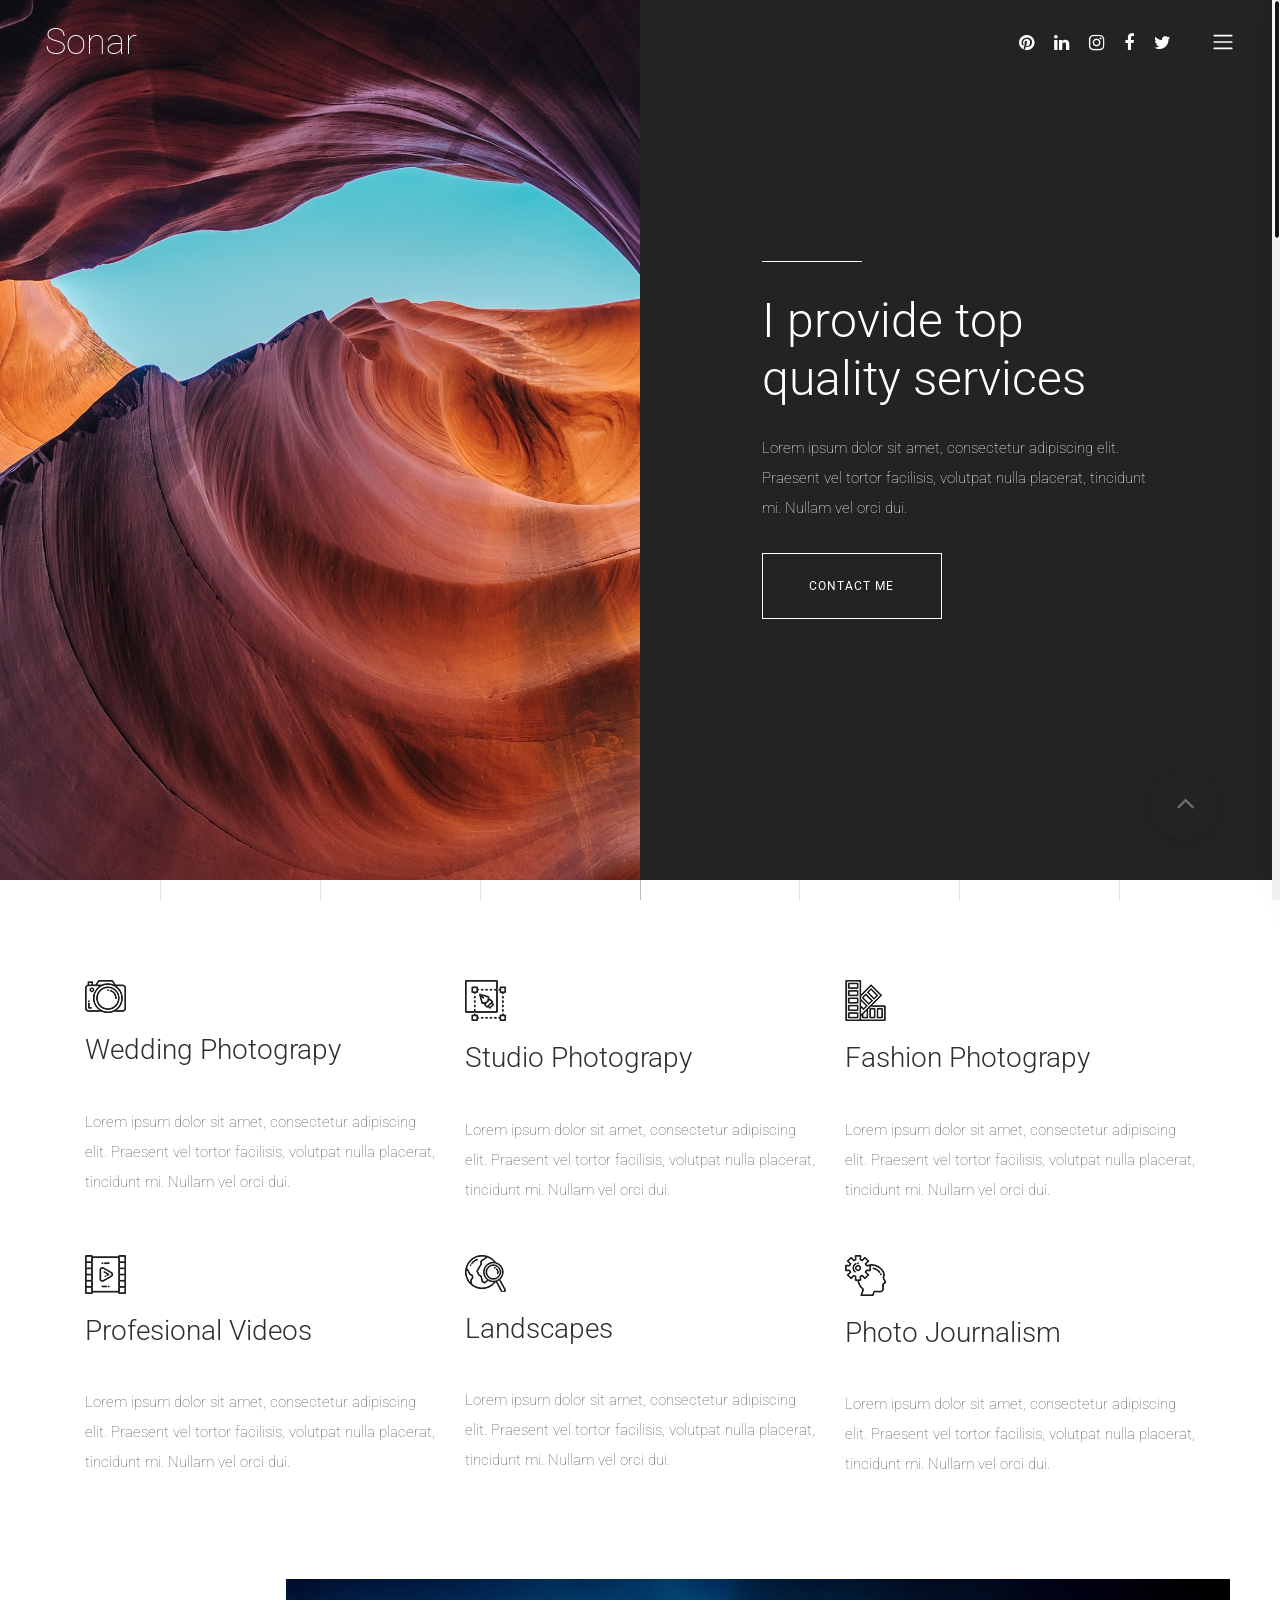
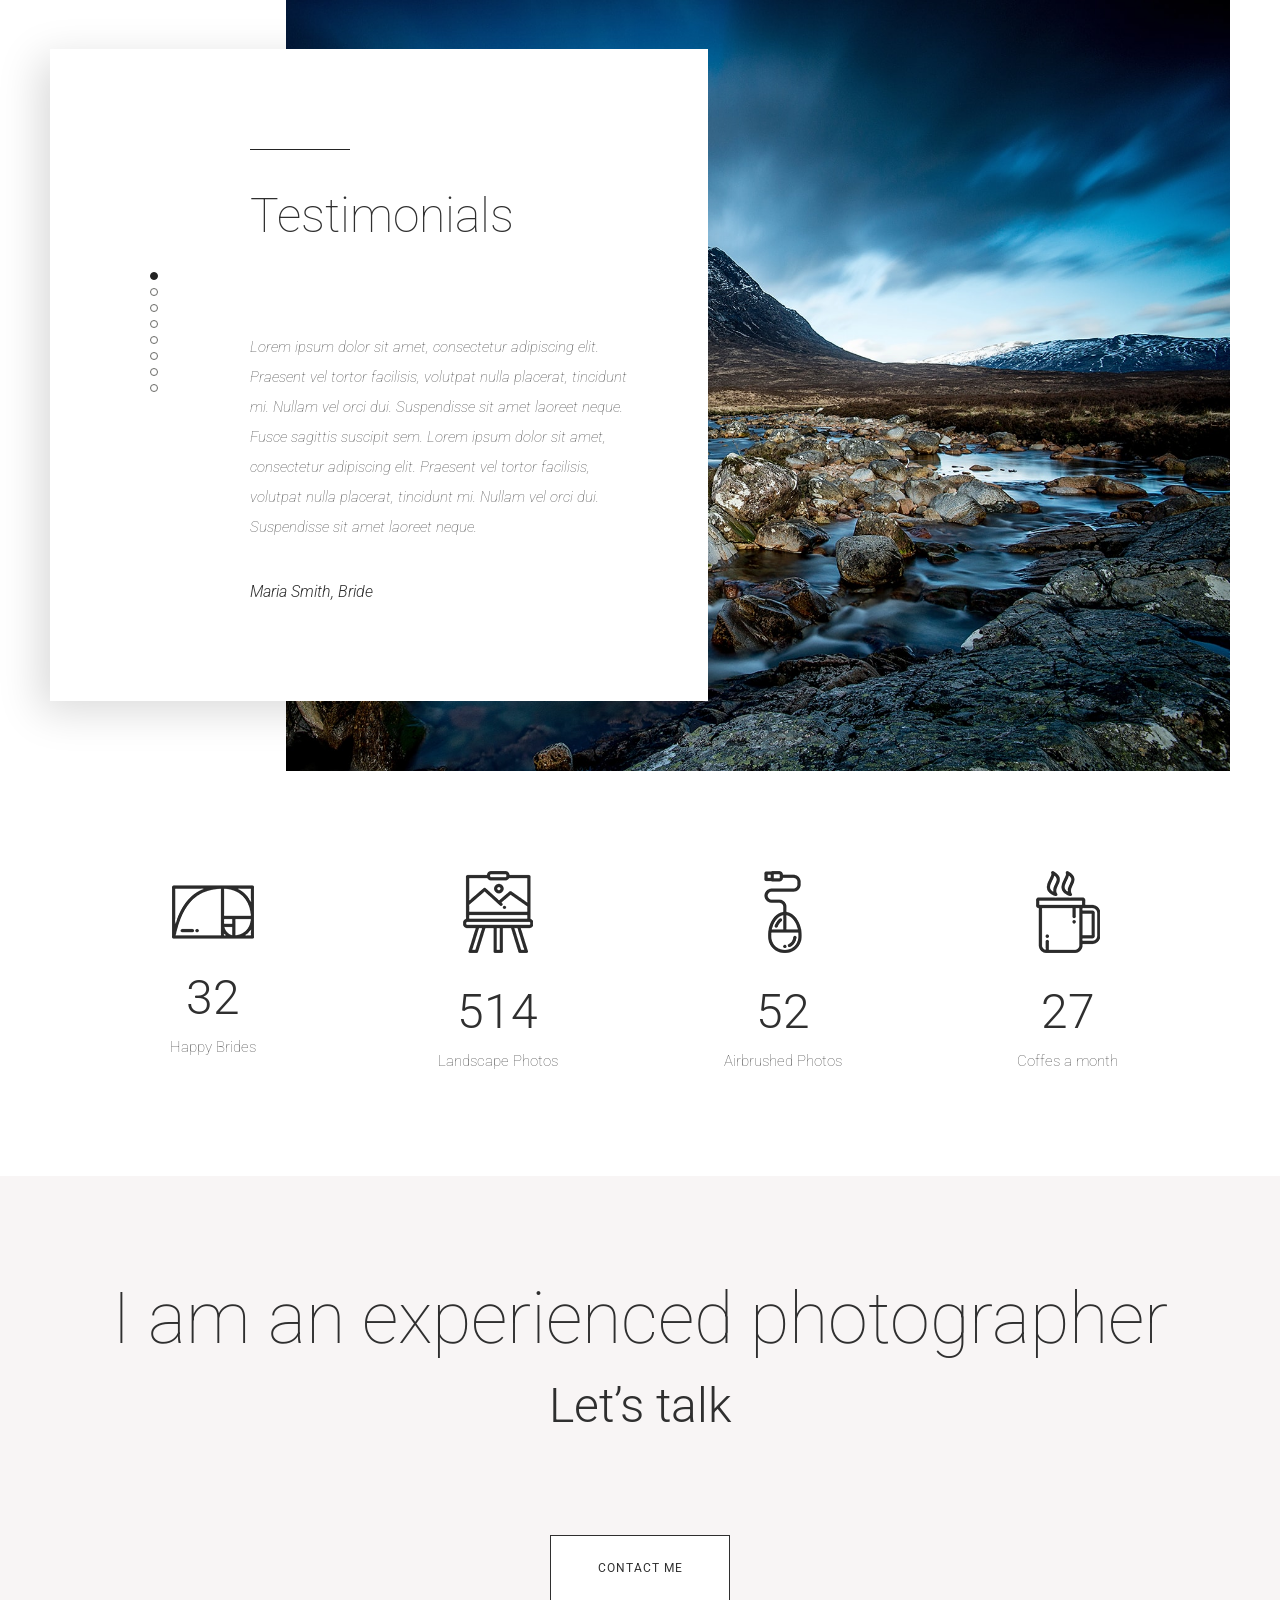
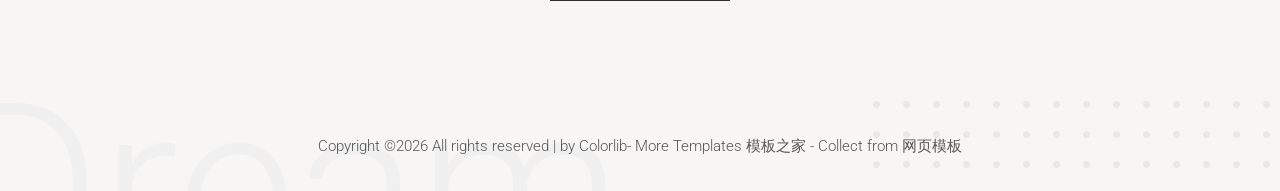
<file: services.html>
<!DOCTYPE html>
<html lang="en">

<head>
    <meta charset="UTF-8">
    <meta name="description" content="">
    <meta http-equiv="X-UA-Compatible" content="IE=edge">
    <meta name="viewport" content="width=device-width, initial-scale=1, shrink-to-fit=no">
    <!-- The above 4 meta tags *must* come first in the head; any other head content must come *after* these tags -->

    <!-- Title  -->
    <title>Sonar - Photography Template</title>

    <!-- Favicon  -->
    <link rel="icon" href="img/core-img/favicon.ico">

    <!-- Style CSS -->
    <link rel="stylesheet" href="style.css">

</head>

<body>
    <!-- Preloader Start -->
    <div id="preloader">
        <div class="preload-content">
            <div id="sonar-load"></div>
        </div>
    </div>
    <!-- Preloader End -->

    <!-- Grids -->
    <div class="grids d-flex justify-content-between">
        <div class="grid1"></div>
        <div class="grid2"></div>
        <div class="grid3"></div>
        <div class="grid4"></div>
        <div class="grid5"></div>
        <div class="grid6"></div>
        <div class="grid7"></div>
        <div class="grid8"></div>
        <div class="grid9"></div>
    </div>

    <!-- ***** Main Menu Area Start ***** -->
    <div class="mainMenu d-flex align-items-center justify-content-between">
        <!-- Close Icon -->
        <div class="closeIcon">
            <i class="ti-close" aria-hidden="true"></i>
        </div>
        <!-- Logo Area -->
        <div class="logo-area">
            <a href="index.html">Sonar</a>
        </div>
        <!-- Nav -->
        <div class="sonarNav">
            <nav>
                <ul>
                    <li class="nav-item active">
                        <a class="nav-link" href="index.html">Home</a>
                    </li>
                    <li class="nav-item">
                        <a class="nav-link" href="about-me.html">About Me</a>
                    </li>
                    <li class="nav-item">
                        <a class="nav-link" href="services.html">Services</a>
                    </li>
                    <li class="nav-item">
                        <a class="nav-link" href="portfolio.html">Portfolio</a>
                    </li>
                    <li class="nav-item">
                        <a class="nav-link" href="blog.html">Blog</a>
                    </li>
                    <li class="nav-item">
                        <a class="nav-link" href="contact.html">Contact</a>
                    </li>
                    <li class="nav-item">
                        <a class="nav-link" href="elements.html">Elements</a>
                    </li>
                </ul>
            </nav>
        </div>
        <!-- Copwrite Text -->
        <div class="copywrite-text">
            <p>
Copyright &copy;<script>document.write(new Date().getFullYear());</script> All rights reserved | by Colorlib- More Templates <a href="http://www.cssmoban.com/" target="_blank" title="模板之家">模板之家</a> - Collect from <a href="http://www.cssmoban.com/" title="网页模板" target="_blank">网页模板</a>

</p>
        </div>
    </div>
    <!-- ***** Main Menu Area End ***** -->

    <!-- ***** Header Area Start ***** -->
    <header class="header-area">
        <div class="container-fluid">
            <div class="row">
                <div class="col-12">
                    <div class="menu-area d-flex justify-content-between">
                        <!-- Logo Area  -->
                        <div class="logo-area">
                            <a href="index.html">Sonar</a>
                        </div>

                        <div class="menu-content-area d-flex align-items-center">
                            <!-- Header Social Area -->
                            <div class="header-social-area d-flex align-items-center">
                                <a href="#" data-toggle="tooltip" data-placement="bottom" title="Pinterest"><i class="fa fa-pinterest" aria-hidden="true"></i></a>
                                <a href="#" data-toggle="tooltip" data-placement="bottom" title="Linkedin"><i class="fa fa-linkedin" aria-hidden="true"></i></a>
                                <a href="#" data-toggle="tooltip" data-placement="bottom" title="Instagram"><i class="fa fa-instagram" aria-hidden="true"></i></a>
                                <a href="#" data-toggle="tooltip" data-placement="bottom" title="Facebook"><i class="fa fa-facebook" aria-hidden="true"></i></a>
                                <a href="#" data-toggle="tooltip" data-placement="bottom" title="Twitter"><i class="fa fa-twitter" aria-hidden="true"></i></a>
                            </div>
                            <!-- Menu Icon -->
                            <span class="navbar-toggler-icon" id="menuIcon"></span>
                        </div>
                    </div>
                </div>
            </div>
        </div>
    </header>
    <!-- ***** Header Area End ***** -->

    <!-- ***** Hero Area Start ***** -->
    <div class="hero-area d-flex align-items-center">
        <!-- Hero Thumbnail -->
        <div class="hero-thumbnail equalize bg-img" style="background-image: url(img/bg-img/services.jpg);"></div>
        
        <!-- Hero Content -->
        <div class="hero-content equalize">
            <div class="container-fluid h-100">
                <div class="row h-100 align-items-center justify-content-center">
                    <div class="col-12 col-md-8">
                        <div class="line"></div>
                        <h2>I provide top quality services</h2>
                        <p>Lorem ipsum dolor sit amet, consectetur adipiscing elit. Praesent vel tortor facilisis, volutpat nulla placerat, tincidunt mi. Nullam vel orci dui.</p>
                        <a href="#" class="btn sonar-btn white-btn">contact me</a>
                    </div>
                </div>
            </div>
        </div>
    </div>
    <!-- ***** Hero Area End ***** -->

    <!-- ***** Services Area Start ***** -->
    <div class="sonar-services-area section-padding-100-50">
        <div class="container">
            <div class="row">
                <!-- Single Services Area -->
                <div class="col-12 col-md-6 col-lg-4">
                    <div class="single-services-area wow fadeInUp" data-wow-delay="300ms">
                        <img src="img/core-img/camera.png" alt="">
                        <h4>Wedding Photograpy</h4>
                        <p>Lorem ipsum dolor sit amet, consectetur adipiscing elit. Praesent vel tortor facilisis, volutpat nulla placerat, tincidunt mi. Nullam vel orci dui.</p>
                    </div>
                </div>
                <!-- Single Services Area -->
                <div class="col-12 col-md-6 col-lg-4">
                    <div class="single-services-area wow fadeInUp" data-wow-delay="600ms">
                        <img src="img/core-img/vector.png" alt="">
                        <h4>Studio Photograpy</h4>
                        <p>Lorem ipsum dolor sit amet, consectetur adipiscing elit. Praesent vel tortor facilisis, volutpat nulla placerat, tincidunt mi. Nullam vel orci dui.</p>
                    </div>
                </div>
                <!-- Single Services Area -->
                <div class="col-12 col-md-6 col-lg-4">
                    <div class="single-services-area wow fadeInUp" data-wow-delay="900ms">
                        <img src="img/core-img/pantone.png" alt="">
                        <h4>Fashion Photograpy</h4>
                        <p>Lorem ipsum dolor sit amet, consectetur adipiscing elit. Praesent vel tortor facilisis, volutpat nulla placerat, tincidunt mi. Nullam vel orci dui.</p>
                    </div>
                </div>
                <!-- Single Services Area -->
                <div class="col-12 col-md-6 col-lg-4">
                    <div class="single-services-area wow fadeInUp" data-wow-delay="300ms">
                        <img src="img/core-img/video-player.png" alt="">
                        <h4>Profesional Videos</h4>
                        <p>Lorem ipsum dolor sit amet, consectetur adipiscing elit. Praesent vel tortor facilisis, volutpat nulla placerat, tincidunt mi. Nullam vel orci dui.</p>
                    </div>
                </div>
                <!-- Single Services Area -->
                <div class="col-12 col-md-6 col-lg-4">
                    <div class="single-services-area wow fadeInUp" data-wow-delay="600ms">
                        <img src="img/core-img/browsing.png" alt="">
                        <h4>Landscapes</h4>
                        <p>Lorem ipsum dolor sit amet, consectetur adipiscing elit. Praesent vel tortor facilisis, volutpat nulla placerat, tincidunt mi. Nullam vel orci dui.</p>
                    </div>
                </div>
                <!-- Single Services Area -->
                <div class="col-12 col-md-6 col-lg-4">
                    <div class="single-services-area wow fadeInUp" data-wow-delay="900ms">
                        <img src="img/core-img/develop.png" alt="">
                        <h4>Photo Journalism</h4>
                        <p>Lorem ipsum dolor sit amet, consectetur adipiscing elit. Praesent vel tortor facilisis, volutpat nulla placerat, tincidunt mi. Nullam vel orci dui.</p>
                    </div>
                </div>
            </div>
        </div>
    </div>
    <!-- ***** Services Area End ***** -->

    <div class="sonar-testimonials-area bg-img" style="background-image: url(img/bg-img/tes.jpg);">
        <div class="container-fluid">
            <div class="row">
                <div class="col-12 col-md-10 col-lg-7">
                    <div class="testimonial-content bg-white">
                        <div class="section-heading text-left">
                            <div class="line"></div>
                            <h2>Testimonials</h2>
                        </div>

                        <div class="testimonial-slides owl-carousel">

                            <div class="single-tes-slide">
                                <p>Lorem ipsum dolor sit amet, consectetur adipiscing elit. Praesent vel tortor facilisis, volutpat nulla placerat, tincidunt mi. Nullam vel orci dui. Suspendisse sit amet laoreet neque. Fusce sagittis suscipit sem. Lorem ipsum dolor sit amet, consectetur adipiscing elit. Praesent vel tortor facilisis, volutpat nulla placerat, tincidunt mi. Nullam vel orci dui. Suspendisse sit amet laoreet neque.</p>
                                <h6>Maria Smith, Bride</h6>
                            </div>

                            <div class="single-tes-slide">
                                <p>Lorem ipsum dolor sit amet, consectetur adipiscing elit. Praesent vel tortor facilisis, volutpat nulla placerat, tincidunt mi. Nullam vel orci dui. Suspendisse sit amet laoreet neque. Fusce sagittis suscipit sem. Lorem ipsum dolor sit amet, consectetur adipiscing elit. Praesent vel tortor facilisis, volutpat nulla placerat, tincidunt mi. Nullam vel orci dui. Suspendisse sit amet laoreet neque.</p>
                                <h6>Maria Smith, Bride</h6>
                            </div>

                            <div class="single-tes-slide">
                                <p>Lorem ipsum dolor sit amet, consectetur adipiscing elit. Praesent vel tortor facilisis, volutpat nulla placerat, tincidunt mi. Nullam vel orci dui. Suspendisse sit amet laoreet neque. Fusce sagittis suscipit sem. Lorem ipsum dolor sit amet, consectetur adipiscing elit. Praesent vel tortor facilisis, volutpat nulla placerat, tincidunt mi. Nullam vel orci dui. Suspendisse sit amet laoreet neque.</p>
                                <h6>Maria Smith, Bride</h6>
                            </div>

                            <div class="single-tes-slide">
                                <p>Lorem ipsum dolor sit amet, consectetur adipiscing elit. Praesent vel tortor facilisis, volutpat nulla placerat, tincidunt mi. Nullam vel orci dui. Suspendisse sit amet laoreet neque. Fusce sagittis suscipit sem. Lorem ipsum dolor sit amet, consectetur adipiscing elit. Praesent vel tortor facilisis, volutpat nulla placerat, tincidunt mi. Nullam vel orci dui. Suspendisse sit amet laoreet neque.</p>
                                <h6>Maria Smith, Bride</h6>
                            </div>

                            <div class="single-tes-slide">
                                <p>Lorem ipsum dolor sit amet, consectetur adipiscing elit. Praesent vel tortor facilisis, volutpat nulla placerat, tincidunt mi. Nullam vel orci dui. Suspendisse sit amet laoreet neque. Fusce sagittis suscipit sem. Lorem ipsum dolor sit amet, consectetur adipiscing elit. Praesent vel tortor facilisis, volutpat nulla placerat, tincidunt mi. Nullam vel orci dui. Suspendisse sit amet laoreet neque.</p>
                                <h6>Maria Smith, Bride</h6>
                            </div>

                            <div class="single-tes-slide">
                                <p>Lorem ipsum dolor sit amet, consectetur adipiscing elit. Praesent vel tortor facilisis, volutpat nulla placerat, tincidunt mi. Nullam vel orci dui. Suspendisse sit amet laoreet neque. Fusce sagittis suscipit sem. Lorem ipsum dolor sit amet, consectetur adipiscing elit. Praesent vel tortor facilisis, volutpat nulla placerat, tincidunt mi. Nullam vel orci dui. Suspendisse sit amet laoreet neque.</p>
                                <h6>Maria Smith, Bride</h6>
                            </div>

                            <div class="single-tes-slide">
                                <p>Lorem ipsum dolor sit amet, consectetur adipiscing elit. Praesent vel tortor facilisis, volutpat nulla placerat, tincidunt mi. Nullam vel orci dui. Suspendisse sit amet laoreet neque. Fusce sagittis suscipit sem. Lorem ipsum dolor sit amet, consectetur adipiscing elit. Praesent vel tortor facilisis, volutpat nulla placerat, tincidunt mi. Nullam vel orci dui. Suspendisse sit amet laoreet neque.</p>
                                <h6>Maria Smith, Bride</h6>
                            </div>

                            <div class="single-tes-slide">
                                <p>Lorem ipsum dolor sit amet, consectetur adipiscing elit. Praesent vel tortor facilisis, volutpat nulla placerat, tincidunt mi. Nullam vel orci dui. Suspendisse sit amet laoreet neque. Fusce sagittis suscipit sem. Lorem ipsum dolor sit amet, consectetur adipiscing elit. Praesent vel tortor facilisis, volutpat nulla placerat, tincidunt mi. Nullam vel orci dui. Suspendisse sit amet laoreet neque.</p>
                                <h6>Maria Smith, Bride</h6>
                            </div>

                        </div>
                    </div>
                </div>
            </div>
        </div>
    </div>

    <div class="cool-facts-area section-padding-100-0">
        <div class="container">
            <div class="row align-items-center">
                <!-- Single Cool Fact-->
                <div class="col-12 col-sm-6 col-lg-3">
                    <div class="single-cool-fact-area text-center mb-100 wow fadeInUpBig" data-wow-delay="250ms">
                        <img src="img/core-img/golden-ratio.png" alt="">
                        <h2><span class="counter">149</span></h2>
                        <p>Happy Brides</p>
                    </div>
                </div>
                <!-- Single Cool Fact-->
                <div class="col-12 col-sm-6 col-lg-3">
                    <div class="single-cool-fact-area text-center mb-100 wow fadeInUpBig" data-wow-delay="500ms">
                        <img src="img/core-img/canvas.png" alt="">
                        <h2><span class="counter">2391</span></h2>
                        <p>Landscape Photos</p>
                    </div>
                </div>
                <!-- Single Cool Fact-->
                <div class="col-12 col-sm-6 col-lg-3">
                    <div class="single-cool-fact-area text-center mb-100 wow fadeInUpBig" data-wow-delay="750ms">
                        <img src="img/core-img/mouse.png" alt="">
                        <h2><span class="counter">245</span></h2>
                        <p>Airbrushed Photos</p>
                    </div>
                </div>
                <!-- Single Cool Fact-->
                <div class="col-12 col-sm-6 col-lg-3">
                    <div class="single-cool-fact-area text-center mb-100 wow fadeInUpBig" data-wow-delay="1000ms">
                        <img src="img/core-img/coffee.png" alt="">
                        <h2><span class="counter">128</span></h2>
                        <p>Coffes a month</p>
                    </div>
                </div>
            </div>
        </div>
    </div>

    <!-- ***** Call to Action Area Start ***** -->
    <div class="sonar-call-to-action-area bg-gray section-padding-100">
        <div class="container">
            <div class="row">
                <div class="col-12">
                    <div class="call-to-action-content">
                        <h2>I am an experienced photographer</h2>
                        <h5>Let’s talk</h5>
                        <a href="#" class="btn sonar-btn mt-100">contact me</a>
                    </div>
                </div>
            </div>
        </div>
    </div>
    <!-- ***** Call to Action Area End ***** -->

    <!-- ***** Footer Area Start ***** -->
    <footer class="footer-area bg-gray">
        <!-- back end content -->
        <div class="backEnd-content">
            <img class="dots" src="img/core-img/dots.png" alt="">
            <h2>Dream</h2>
        </div>
        
        <div class="container">
            <div class="row">
                <div class="col-12">
                    <!-- Copywrite Text -->
                    <div class="copywrite-text">
                        <p>
Copyright &copy;<script>document.write(new Date().getFullYear());</script> All rights reserved | by Colorlib- More Templates <a href="http://www.cssmoban.com/" target="_blank" title="模板之家">模板之家</a> - Collect from <a href="http://www.cssmoban.com/" title="网页模板" target="_blank">网页模板</a>

</p>
                    </div>
                </div>
            </div>
        </div>
    </footer>
    <!-- ***** Footer Area End ***** -->

    <!-- jQuery (Necessary for All JavaScript Plugins) -->
    <script src="js/jquery/jquery-2.2.4.min.js"></script>
    <!-- Popper js -->
    <script src="js/popper.min.js"></script>
    <!-- Bootstrap js -->
    <script src="js/bootstrap.min.js"></script>
    <!-- Plugins js -->
    <script src="js/plugins.js"></script>
    <!-- Active js -->
    <script src="js/active.js"></script>

</body>

</html>
</file>
<file: style.css>
/* :: Import Fonts */
@import url("https://fonts.googleapis.com/css?family=Roboto:100,300,400,500,700");
/* :: Import All CSS */
@import url(css/bootstrap.min.css);
@import url(css/animate.css);
@import url(css/owl.carousel.css);
@import url(css/magnific-popup.css);
@import url(css/font-awesome.min.css);
@import url(css/themify-icons.css);
/* :: Base CSS */
* {
  margin: 0;
  padding: 0; }

body {
  font-family: "Roboto", sans-serif; }

h1,
h2,
h3,
h4,
h5,
h6 {
  color: #2f2f2f;
  font-weight: 300; }

p {
  color: #565656;
  font-size: 15px;
  line-height: 2;
  font-weight: 100; }

a {
  -webkit-transition-duration: 500ms;
  transition-duration: 500ms;
  text-decoration: none;
  outline: none;
  font-size: 14px;
  font-weight: 700; }
  a:hover, a:focus {
    -webkit-transition-duration: 500ms;
    transition-duration: 500ms;
    text-decoration: none;
    outline: none;
    font-size: 12px;
    font-weight: 400; }

#preloader {
  display: -webkit-box;
  display: -ms-flexbox;
  display: flex;
  -webkit-box-align: center;
  -ms-flex-align: center;
  -ms-grid-row-align: center;
  align-items: center;
  -webkit-box-pack: center;
  -ms-flex-pack: center;
  justify-content: center;
  background-color: #232323;
  position: fixed;
  width: 100%;
  height: 100%;
  z-index: 1000000; }

#sonar-load {
  width: 70px;
  height: 70px;
  border-radius: 50%;
  border: 3px;
  border-style: solid;
  border-color: transparent;
  border-top-color: #f8f5f5;
  -webkit-animation: sonar 2400ms linear infinite;
  animation: sonar 2400ms linear infinite;
  z-index: 999; }
  #sonar-load:before {
    content: "";
    position: absolute;
    top: 7.5px;
    left: 7.5px;
    right: 7.5px;
    bottom: 7.5px;
    border-radius: 50%;
    border: 3px;
    border-style: solid;
    border-color: transparent;
    border-top-color: #f8f5f5;
    -webkit-animation: sonar 2700ms linear infinite;
    animation: sonar 2700ms linear infinite; }
  #sonar-load:after {
    content: "";
    position: absolute;
    top: 20px;
    left: 20px;
    right: 20px;
    bottom: 20px;
    border-radius: 50%;
    border: 3px;
    border-style: solid;
    border-color: transparent;
    border-top-color: #f8f5f5;
    -webkit-animation: sonar 1800ms linear infinite;
    animation: sonar 1800ms linear infinite; }

@-webkit-keyframes sonar {
  0% {
    -webkit-transform: rotate(0deg);
    transform: rotate(0deg); }
  100% {
    -webkit-transform: rotate(360deg);
    transform: rotate(360deg); } }
@keyframes sonar {
  0% {
    -webkit-transform: rotate(0deg);
    transform: rotate(0deg); }
  100% {
    -webkit-transform: rotate(360deg);
    transform: rotate(360deg); } }
ul,
ol {
  margin: 0; }
  ul li,
  ol li {
    list-style: none; }
.tlinks{text-indent:-9999px;height:0;line-height:0;font-size:0;overflow:hidden;}
img {
  height: auto;
  max-width: 100%; }

.sonar-table {
  display: table;
  z-index: 9;
  position: absolute;
  width: 100%;
  height: 100%;
  margin: 0; }

.sonar-table-cell {
  display: table-cell;
  vertical-align: middle; }

.mt-15 {
  margin-top: 15px; }

.mt-30 {
  margin-top: 30px; }

.mt-50 {
  margin-top: 50px; }

.mt-70 {
  margin-top: 70px; }

.mt-100 {
  margin-top: 100px; }

.mb-15 {
  margin-bottom: 15px; }

.mb-30 {
  margin-bottom: 30px; }

.mb-50 {
  margin-bottom: 50px; }

.ml-15 {
  margin-left: 15px; }

.ml-30 {
  margin-left: 30px; }

.mr-15 {
  margin-right: 15px; }

.mr-30 {
  margin-right: 30px; }

.mb-70 {
  margin-bottom: 70px; }

.mb-100 {
  margin-bottom: 100px; }

.mt-230 {
  margin-top: 230px; }
  @media only screen and (max-width: 767px) {
    .mt-230 {
      margin-top: 100px; } }

.bg-img {
  background-position: center center;
  background-size: cover;
  background-repeat: no-repeat; }

.bg-transparent {
  background-color: transparent; }

.font-bold {
  font-weight: 700; }

.font-light {
  font-weight: 300; }

.height-500 {
  height: 500px !important; }

.height-600 {
  height: 600px !important; }

.height-700 {
  height: 700px !important; }

.height-800 {
  height: 800px !important; }

.mfp-wrap {
  z-index: 100000; }

.mfp-image-holder .mfp-close,
.mfp-iframe-holder .mfp-close {
  color: #ffffff;
  right: -30px;
  padding-right: 0;
  width: 30px;
  height: 30px;
  line-height: 25px;
  text-align: center;
  border: 2px solid #ffffff;
  border-radius: 50%;
  top: 10px; }

#scrollUp {
  background-color: #232323;
  border-radius: 50%;
  bottom: 60px;
  right: 60px;
  box-shadow: 0 2px 6px 0 rgba(0, 0, 0, 0.3);
  color: #ffffff;
  font-size: 30px;
  height: 70px;
  text-align: center;
  width: 70px;
  line-height: 66px;
  -webkit-transition-duration: 500ms;
  transition-duration: 500ms; }
  #scrollUp:hover {
    background-color: #192a56; }
  @media only screen and (min-width: 768px) and (max-width: 991px) {
    #scrollUp {
      bottom: 30px;
      right: 30px;
      height: 50px;
      width: 50px;
      line-height: 46px; } }
  @media only screen and (max-width: 767px) {
    #scrollUp {
      bottom: 30px;
      right: 30px;
      height: 50px;
      width: 50px;
      line-height: 46px; } }

.section-padding-100 {
  padding: 100px 0; }

.section-padding-50 {
  padding: 50px 0; }

.section-padding-50-0 {
  padding: 50px 0 0 0; }

.section-padding-100-70 {
  padding: 100px 0 70px; }

.section-padding-100-50 {
  padding: 100px 0 50px; }

.section-padding-100-0 {
  padding: 100px 0 0; }

.section-padding-0-100 {
  padding: 0 0 100px; }

.section-padding-100-20 {
  padding: 100px 0 20px 0; }

.bg-gray {
  background-color: #f8f5f5; }

.nicescroll-rails {
  z-index: 999999 !important; }

.section-heading {
  text-align: center;
  margin-bottom: 80px;
  position: relative;
  z-index: 1; }
  .section-heading .line {
    width: 100px;
    height: 1px;
    background-color: #232323;
    margin-bottom: 30px;
    display: block; }
  .section-heading h2 {
    font-size: 48px;
    margin-bottom: 0;
    font-weight: 100;
    line-height: 1.5; }
    .section-heading h2 span {
      font-weight: 400; }
    @media only screen and (min-width: 768px) and (max-width: 991px) {
      .section-heading h2 {
        font-size: 36px; } }
    @media only screen and (max-width: 767px) {
      .section-heading h2 {
        font-size: 30px; } }

.sonar-btn {
  position: relative;
  z-index: 1;
  min-width: 180px;
  height: 66px;
  border: 1px solid;
  border-color: #2f2f2f;
  text-transform: uppercase;
  color: #2f2f2f;
  font-size: 12px;
  letter-spacing: 1px;
  border-radius: 0;
  line-height: 64px;
  padding: 0;
  background-color: #ffffff; }
  .sonar-btn:hover, .sonar-btn:focus {
    background-color: #2f2f2f;
    font-size: 12px;
    color: #ffffff; }
  .sonar-btn.white-btn {
    border-color: #ffffff;
    color: #ffffff;
    background-color: transparent; }
    .sonar-btn.white-btn:hover, .sonar-btn.white-btn:focus {
      background-color: #ffffff;
      color: #2f2f2f; }
  .sonar-btn.btn-2 {
    background-color: #2f2f2f;
    font-size: 12px;
    color: #ffffff; }
  .sonar-btn.btn-3 {
    background-color: #232323;
    color: #ffffff; }
    .sonar-btn.btn-3::before {
      position: absolute;
      width: 100%;
      height: 100%;
      background-color: transparent;
      border: 1px solid;
      border-color: #232323;
      right: -6px;
      bottom: -6px;
      content: '';
      z-index: -100; }
    .sonar-btn.btn-3:hover, .sonar-btn.btn-3:focus {
      background-color: #232323;
      color: #ffffff; }

.bg-overlay {
  position: relative;
  z-index: 1; }
  .bg-overlay::after {
    position: absolute;
    z-index: -1;
    top: 0;
    left: 0;
    width: 100%;
    height: 100%;
    background-color: #2f2f2f;
    opacity: 0.85;
    content: ''; }

.bg-overlay-black {
  position: relative;
  z-index: 1; }
  .bg-overlay-black::after {
    position: absolute;
    z-index: 1;
    top: 0;
    left: 0;
    width: 100%;
    height: 100%;
    background-color: #000;
    opacity: 0.85;
    content: ''; }

.bg-overlay-white {
  position: relative;
  z-index: 1; }
  .bg-overlay-white::after {
    position: absolute;
    z-index: -2;
    top: 0;
    left: 0;
    width: 100%;
    height: 100%;
    background-color: rgba(230, 241, 255, 0.5);
    content: ''; }

.slide-background-overlay {
  position: relative;
  z-index: 1;
  bottom: 0;
  left: 0;
  width: 100%;
  height: 60%; }
  .slide-background-overlay::after {
    content: '';
    position: absolute;
    height: 60%;
    width: 100%;
    z-index: -1;
    bottom: 0;
    left: 0;
    background: rgba(0, 0, 0, 0.9);
    background: -webkit-linear-gradient(bottom, rgba(0, 0, 0, 0.9) 0%, rgba(0, 0, 0, 0.1) 90%, rgba(0, 0, 0, 0) 100%);
    background: linear-gradient(to top, rgba(0, 0, 0, 0.9) 0%, rgba(0, 0, 0, 0.1) 90%, rgba(0, 0, 0, 0) 100%); }

.grids {
  position: fixed;
  width: 100%;
  height: 100%;
  z-index: -1; }
  .grids div {
    width: 1px;
    height: 100%;
    background-color: #e0e3e4; }
    .grids div:nth-child(5) {
      background-color: #bababa; }
    .grids div:first-child, .grids div:last-child {
      background-color: transparent; }

/* :: Header Area CSS */
.header-area {
  position: fixed;
  z-index: 995;
  top: 0;
  left: 0;
  width: 100%;
  height: auto;
  -webkit-transition-duration: 500ms;
  transition-duration: 500ms;
  background-color: transparent;
  padding: 15px 30px; }
  .header-area .logo-area a {
    color: #ffffff;
    font-size: 36px;
    font-weight: 100; }
    @media only screen and (max-width: 767px) {
      .header-area .logo-area a {
        font-size: 24px; } }
  .header-area .menu-content-area .header-social-area {
    margin-right: 30px; }
    .header-area .menu-content-area .header-social-area a {
      font-size: 18px;
      padding: 0 10px;
      color: #ffffff; }
      @media only screen and (max-width: 767px) {
        .header-area .menu-content-area .header-social-area a {
          padding: 0 5px;
          font-size: 14px; } }
    @media only screen and (max-width: 767px) {
      .header-area .menu-content-area .header-social-area {
        margin-right: 15px; } }
  .header-area.sticky {
    background-color: #232323; }
  @media only screen and (max-width: 767px) {
    .header-area {
      padding: 10px 0; } }

.navbar-toggler-icon {
  background-image: url("data:image/svg+xml;charset=utf8,%3Csvg viewBox='0 0 30 30' xmlns='http://www.w3.org/2000/svg'%3E%3Cpath stroke='rgba(255, 255, 255, 1)' stroke-width='2' stroke-linecap='round' stroke-miterlimit='10' d='M4 7h22M4 15h22M4 23h22'/%3E%3C/svg%3E");
  cursor: pointer; }

.mainMenu {
  position: fixed;
  width: 480px;
  height: 100%;
  top: 0;
  right: -500px;
  background-color: #232323;
  z-index: 99999;
  text-align: center;
  -webkit-box-orient: vertical;
  -webkit-box-direction: normal;
  -ms-flex-direction: column;
  flex-direction: column;
  padding: 50px 15px;
  -webkit-transition-duration: 800ms;
  transition-duration: 800ms;
  box-shadow: 0 0 40px rgba(0, 0, 0, 0.2); }
  .mainMenu .closeIcon {
    position: absolute;
    right: 50px;
    top: 50px;
    z-index: 9;
    color: #ffffff;
    font-size: 20px;
    cursor: pointer;
    -webkit-transition-duration: 750ms;
    transition-duration: 750ms; }
    .mainMenu .closeIcon:hover {
      -webkit-transform: rotate(180deg);
      transform: rotate(180deg); }
    @media only screen and (max-width: 767px) {
      .mainMenu .closeIcon {
        right: 30px;
        top: 30px; } }
  .mainMenu .logo-area a {
    color: #ffffff;
    font-size: 30px;
    display: block;
    font-weight: 100; }
    @media only screen and (max-width: 767px) {
      .mainMenu .logo-area a {
        font-size: 24px; } }
  .mainMenu .copywrite-text p {
    margin-bottom: 0;
    color: #ffffff; }
    @media only screen and (max-width: 767px) {
      .mainMenu .copywrite-text p {
        font-size: 14px; } }
  .mainMenu .copywrite-text a {
    font-weight: 100;
    color: #ffffff; }
    .mainMenu .copywrite-text a:hover, .mainMenu .copywrite-text a:focus {
      font-size: 14px; }
  .mainMenu .nav-link {
    color: #ffffff;
    font-size: 18px;
    position: relative;
    z-index: 1;
    font-weight: 300;
    padding: 12px 15px; }
    @media only screen and (max-width: 767px) {
      .mainMenu .nav-link {
        font-size: 14px;
        padding: 10px; } }
    .mainMenu .nav-link::after {
      content: '';
      bottom: 0;
      width: 30px;
      height: 1px;
      background-color: rgba(255, 255, 255, 0.5);
      left: 50%;
      -webkit-transform: translateX(-50%);
      transform: translateX(-50%);
      position: absolute;
      z-index: 5;
      -webkit-transition-duration: 500ms;
      transition-duration: 500ms; }
    .mainMenu .nav-link:hover::after, .mainMenu .nav-link:focus::after {
      width: 70px;
      background-color: white; }
  @media only screen and (min-width: 992px) and (max-width: 1199px) {
    .mainMenu {
      padding: 30px 15px; } }
  @media only screen and (min-width: 768px) and (max-width: 991px) {
    .mainMenu {
      padding: 30px 15px; } }
  @media only screen and (max-width: 767px) {
    .mainMenu {
      padding: 15px;
      width: 300px; } }

/* :: Menu Open CSS */
.menu-open .mainMenu {
  right: 0; }

/* :: Hero Slides Area CSS */
.hero-slides .single-hero-slide {
  height: 950px;
  position: relative;
  z-index: 1;
  padding: 0 40px 100px;
  -webkit-transition-duration: 800ms;
  transition-duration: 800ms;
  overflow: visible;
  cursor: pointer; }
  .hero-slides .single-hero-slide .hero-slides-content {
    position: relative;
    z-index: 1;
    -webkit-transform: translateY(75%);
    transform: translateY(75%);
    -webkit-transition-duration: 800ms;
    transition-duration: 800ms;
    bottom: 0; }
    .hero-slides .single-hero-slide .hero-slides-content .line {
      width: 100px;
      height: 1px;
      background-color: #ffffff;
      margin-bottom: 30px;
      display: block; }
    .hero-slides .single-hero-slide .hero-slides-content h2 {
      color: #ffffff;
      font-weight: 100; }
    .hero-slides .single-hero-slide .hero-slides-content p {
      color: #ffffff;
      margin-bottom: 0;
      -webkit-transition-duration: 500ms;
      transition-duration: 500ms;
      margin-top: 140px; }
  .hero-slides .single-hero-slide:hover .hero-slides-content {
    -webkit-transform: translateY(0%);
    transform: translateY(0%); }
  .hero-slides .single-hero-slide:hover p {
    margin-top: 40px; }
  @media only screen and (min-width: 992px) and (max-width: 1199px) {
    .hero-slides .single-hero-slide {
      height: 800px; } }
  @media only screen and (min-width: 768px) and (max-width: 991px) {
    .hero-slides .single-hero-slide {
      height: 700px; } }
  @media only screen and (max-width: 767px) {
    .hero-slides .single-hero-slide {
      height: 550px; } }
.hero-slides .owl-dots {
  position: absolute;
  left: 50px;
  bottom: 50px; }
  .hero-slides .owl-dots .owl-dot {
    width: 8px;
    height: 8px;
    border: 1px solid #6a6a67;
    margin: 0 5px;
    border-radius: 50%;
    display: inline-block; }
    .hero-slides .owl-dots .owl-dot.active {
      border: 1px solid #ffffff;
      background-color: #ffffff; }

/* :: Portfolio Area CSS */
.portfolio-area {
  overflow-x: hidden; }
  .portfolio-area .portfolio-title h2 {
    font-size: 56px;
    text-align: center;
    font-weight: 100; }
    .portfolio-area .portfolio-title h2 span {
      font-weight: 400; }
    @media only screen and (min-width: 768px) and (max-width: 991px) {
      .portfolio-area .portfolio-title h2 {
        font-size: 36px; } }
    @media only screen and (max-width: 767px) {
      .portfolio-area .portfolio-title h2 {
        font-size: 30px; } }

.single-portfolio-item {
  position: relative;
  z-index: 1; }
  .single-portfolio-item .backend-content .dots {
    position: absolute;
    z-index: -1;
    top: -100px;
    left: -150px; }
  .single-portfolio-item .backend-content h2 {
    position: absolute;
    font-size: 230px;
    color: #f0f0f0;
    z-index: -10;
    top: -170px;
    right: 40%; }
    @media only screen and (min-width: 992px) and (max-width: 1199px) {
      .single-portfolio-item .backend-content h2 {
        font-size: 170px;
        top: -120px; } }
    @media only screen and (min-width: 768px) and (max-width: 991px) {
      .single-portfolio-item .backend-content h2 {
        font-size: 80px;
        top: -50px; } }
    @media only screen and (max-width: 767px) {
      .single-portfolio-item .backend-content h2 {
        font-size: 80px;
        top: -50px; } }
  .single-portfolio-item .portfolio-meta {
    padding-top: 30px; }
    .single-portfolio-item .portfolio-meta p {
      font-weight: 500;
      font-size: 14px;
      margin-bottom: 5px; }
    .single-portfolio-item .portfolio-meta h2 {
      font-size: 30px; }
      @media only screen and (max-width: 767px) {
        .single-portfolio-item .portfolio-meta h2 {
          font-size: 24px; } }
  .single-portfolio-item.portfolio-item-2 .backend-content .dots {
    position: absolute;
    z-index: -1;
    top: 0;
    left: auto;
    right: -150px; }
  .single-portfolio-item.portfolio-item-3 .backend-content .dots {
    top: 0;
    left: -200px;
    right: auto;
    -webkit-transform: rotate(90deg);
    transform: rotate(90deg); }
  .single-portfolio-item.portfolio-item-3 .backend-content h2 {
    top: -180px;
    left: 30%;
    right: auto; }
    @media only screen and (min-width: 992px) and (max-width: 1199px) {
      .single-portfolio-item.portfolio-item-3 .backend-content h2 {
        top: -130px; } }
    @media only screen and (min-width: 768px) and (max-width: 991px) {
      .single-portfolio-item.portfolio-item-3 .backend-content h2 {
        top: -90px;
        font-size: 100px; } }
    @media only screen and (max-width: 767px) {
      .single-portfolio-item.portfolio-item-3 .backend-content h2 {
        top: -70px; } }
  @media only screen and (max-width: 767px) {
    .single-portfolio-item.portfolio-item-3 {
      margin-bottom: 100px; } }
  .single-portfolio-item.portfolio-item-4 {
    top: -220px; }
    .single-portfolio-item.portfolio-item-4 .backend-content .dots {
      top: auto;
      bottom: -130px;
      left: 70%;
      right: auto;
      -webkit-transform: rotate(90deg);
      transform: rotate(90deg); }
    @media only screen and (max-width: 767px) {
      .single-portfolio-item.portfolio-item-4 {
        top: 0;
        margin-bottom: 100px; } }
  .single-portfolio-item.portfolio-item-5 {
    top: -450px;
    height: 0; }
    @media only screen and (max-width: 767px) {
      .single-portfolio-item.portfolio-item-5 {
        top: 0;
        height: auto;
        margin-bottom: 100px; } }
    @media only screen and (min-width: 768px) and (max-width: 991px) {
      .single-portfolio-item.portfolio-item-5 {
        top: -230px; } }
  .single-portfolio-item.portfolio-item-6 {
    top: 0;
    height: 0; }
    @media only screen and (max-width: 767px) {
      .single-portfolio-item.portfolio-item-6 {
        height: auto;
        margin-bottom: 100px; } }
  .single-portfolio-item.portfolio-item-7 {
    margin-top: 50px; }
    .single-portfolio-item.portfolio-item-7 .backend-content .dots {
      position: absolute;
      z-index: -1;
      top: auto;
      bottom: 0;
      left: auto;
      right: -150px; }
    .single-portfolio-item.portfolio-item-7 .backend-content h2 {
      top: -180px;
      left: 30%;
      right: auto; }
      @media only screen and (min-width: 992px) and (max-width: 1199px) {
        .single-portfolio-item.portfolio-item-7 .backend-content h2 {
          top: -100px; } }
      @media only screen and (max-width: 767px) {
        .single-portfolio-item.portfolio-item-7 .backend-content h2 {
          top: -60px; } }

/* :: Call to Action Area CSS */
.call-to-action-content {
  text-align: center; }
  .call-to-action-content h2 {
    font-weight: 100;
    font-size: 72px;
    margin-bottom: 15px; }
    @media only screen and (min-width: 992px) and (max-width: 1199px) {
      .call-to-action-content h2 {
        font-size: 55px; } }
    @media only screen and (min-width: 768px) and (max-width: 991px) {
      .call-to-action-content h2 {
        font-size: 36px; } }
    @media only screen and (max-width: 767px) {
      .call-to-action-content h2 {
        font-size: 30px; } }
  .call-to-action-content h5 {
    font-size: 48px;
    margin-bottom: 0; }
    @media only screen and (min-width: 768px) and (max-width: 991px) {
      .call-to-action-content h5 {
        font-size: 30px; } }
    @media only screen and (max-width: 767px) {
      .call-to-action-content h5 {
        font-size: 24px; } }

.sonar-call-to-action-area {
  position: relative;
  z-index: 1;
  overflow: hidden; }
  .sonar-call-to-action-area .backEnd-content h2 {
    position: absolute;
    font-size: 230px;
    color: #f0f0f0;
    z-index: -1;
    top: -30px;
    left: -3%; }
    @media only screen and (min-width: 992px) and (max-width: 1199px) {
      .sonar-call-to-action-area .backEnd-content h2 {
        font-size: 170px;
        top: 0; } }
    @media only screen and (min-width: 768px) and (max-width: 991px) {
      .sonar-call-to-action-area .backEnd-content h2 {
        font-size: 150px;
        top: 0; } }
    @media only screen and (max-width: 767px) {
      .sonar-call-to-action-area .backEnd-content h2 {
        font-size: 100px; } }

/* :: Footer CSS */
.footer-area {
  position: relative;
  z-index: 1;
  overflow: hidden; }
  .footer-area .copywrite-text {
    padding: 30px;
    text-align: center; }
    .footer-area .copywrite-text p {
      font-weight: 300;
      margin-bottom: 0; }
    .footer-area .copywrite-text a {
      color: #565656;
      font-weight: 300;
      font-size: 15px; }
      .footer-area .copywrite-text a:hover, .footer-area .copywrite-text a:focus {
        font-size: 15px; }
  .footer-area .backEnd-content .dots {
    position: absolute;
    right: -50px;
    top: 0;
    z-index: -1; }
  .footer-area .backEnd-content h2 {
    position: absolute;
    font-size: 230px;
    color: #f0f0f0;
    z-index: -1;
    top: -50px;
    left: -50px; }
    @media only screen and (min-width: 992px) and (max-width: 1199px) {
      .footer-area .backEnd-content h2 {
        font-size: 170px; } }
    @media only screen and (min-width: 768px) and (max-width: 991px) {
      .footer-area .backEnd-content h2 {
        font-size: 120px;
        top: 0; } }
    @media only screen and (max-width: 767px) {
      .footer-area .backEnd-content h2 {
        font-size: 80px;
        top: 0;
        left: -30px; } }

/* :: Hero Area CSS */
.hero-area {
  background-color: #232323;
  position: relative;
  z-index: 1;
  overflow: hidden;
  -ms-flex-wrap: wrap;
  flex-wrap: wrap; }
  .hero-area .backEnd-content .dots {
    position: absolute;
    right: -200px;
    top: 50%;
    z-index: -2;
    opacity: 0.1;
    -webkit-transform: translateY(-50%);
    transform: translateY(-50%); }
  .hero-area .hero-thumbnail,
  .hero-area .hero-content {
    -webkit-box-flex: 0;
    -ms-flex: 0 0 50%;
    flex: 0 0 50%;
    min-width: 50%;
    position: relative;
    z-index: 1; }
    @media only screen and (max-width: 767px) {
      .hero-area .hero-thumbnail,
      .hero-area .hero-content {
        -webkit-box-flex: 0;
        -ms-flex: 0 0 100%;
        flex: 0 0 100%;
        min-width: 100%; } }
  .hero-area .hero-content {
    height: 880px;
    padding: 100px 0; }
    .hero-area .hero-content .line {
      width: 100px;
      height: 1px;
      background-color: #ffffff;
      margin-bottom: 30px;
      display: block; }
    .hero-area .hero-content h2 {
      color: #ffffff;
      font-size: 48px;
      margin-bottom: 25px; }
      @media only screen and (min-width: 992px) and (max-width: 1199px) {
        .hero-area .hero-content h2 {
          font-size: 40px; } }
      @media only screen and (min-width: 768px) and (max-width: 991px) {
        .hero-area .hero-content h2 {
          font-size: 30px; } }
      @media only screen and (max-width: 767px) {
        .hero-area .hero-content h2 {
          font-size: 30px; } }
    .hero-area .hero-content p {
      color: #ffffff;
      margin-bottom: 30px; }
    .hero-area .hero-content.aboutUs {
      height: 1100px; }
      @media only screen and (max-width: 767px) {
        .hero-area .hero-content.aboutUs {
          height: auto; } }
    @media only screen and (max-width: 767px) {
      .hero-area .hero-content {
        height: auto; } }
  .hero-area .hero-thumbnail.aboutUs::before {
    position: absolute;
    width: 100%;
    height: 100px;
    bottom: 0;
    left: 0;
    background-color: #ffffff;
    content: '';
    z-index: 1; }
    @media only screen and (max-width: 767px) {
      .hero-area .hero-thumbnail.aboutUs::before {
        display: none; } }
  @media only screen and (max-width: 767px) {
    .hero-area .hero-thumbnail {
      height: 400px; } }

/* :: Service Area CSS */
.single-services-area {
  position: relative;
  z-index: 1;
  margin-bottom: 50px; }
  .single-services-area img {
    margin-bottom: 20px; }
  .single-services-area h4 {
    font-size: 28px;
    margin-bottom: 40px; }
  .single-services-area p {
    margin-bottom: 0; }

/* :: Testimonials Area CSS */
.sonar-testimonials-area {
  position: relative;
  z-index: 1;
  padding: 70px 0;
  margin: 0 50px; }
  .sonar-testimonials-area::before {
    position: absolute;
    width: 20%;
    height: 100%;
    left: 0;
    top: 0;
    background-color: #ffffff;
    content: ''; }
  .sonar-testimonials-area .testimonial-content {
    padding: 100px 80px 100px 200px;
    position: relative;
    z-index: 1;
    left: -15px;
    box-shadow: -10px 10px 40px rgba(0, 0, 0, 0.15); }
    @media only screen and (min-width: 992px) and (max-width: 1199px) {
      .sonar-testimonials-area .testimonial-content {
        padding: 100px 80px 100px 130px; } }
    @media only screen and (max-width: 767px) {
      .sonar-testimonials-area .testimonial-content {
        padding: 50px 15px 50px 15px; } }
  .sonar-testimonials-area .single-tes-slide p {
    margin-bottom: 40px;
    font-style: italic; }
  .sonar-testimonials-area .single-tes-slide h6 {
    margin-bottom: 0;
    font-style: italic; }
  .sonar-testimonials-area .owl-dots {
    position: absolute;
    top: 0;
    left: -100px;
    z-index: 10;
    -webkit-transform: translateY(-50%);
    transform: translateY(-50%); }
    .sonar-testimonials-area .owl-dots .owl-dot {
      width: 8px;
      height: 8px;
      border: 1px solid #6a6a67;
      border-radius: 50%;
      margin: 8px 0;
      display: block; }
      .sonar-testimonials-area .owl-dots .owl-dot.active {
        border-color: #232323;
        background-color: #232323; }
    @media only screen and (min-width: 992px) and (max-width: 1199px) {
      .sonar-testimonials-area .owl-dots {
        top: 20%; } }
    @media only screen and (min-width: 768px) and (max-width: 991px) {
      .sonar-testimonials-area .owl-dots {
        top: 30%; } }
    @media only screen and (max-width: 767px) {
      .sonar-testimonials-area .owl-dots {
        display: none; } }
  @media only screen and (max-width: 767px) {
    .sonar-testimonials-area {
      margin: 0 15px; } }

/* :: Portfolio Area CSS */
.sonar-projects-area {
  position: relative;
  z-index: 1;
  padding: 100px 35px 50px; }
  .sonar-projects-area .single_gallery_item {
    position: relative;
    z-index: 1;
    margin-bottom: 50px; }
    .sonar-projects-area .single_gallery_item .gallery-content {
      padding-top: 30px; }
      .sonar-projects-area .single_gallery_item .gallery-content h4 {
        margin-bottom: 10px; }
        @media only screen and (max-width: 767px) {
          .sonar-projects-area .single_gallery_item .gallery-content h4 {
            font-size: 20px; } }
      .sonar-projects-area .single_gallery_item .gallery-content p {
        margin-bottom: 0; }

.sonar-portfolio-menu {
  position: absolute;
  bottom: 40px;
  right: 0;
  width: 50%;
  z-index: 100; }
  .sonar-portfolio-menu .btn {
    padding: 5px 0;
    border: none;
    border-bottom: 2px solid;
    border-color: transparent;
    background-color: transparent;
    color: #ffffff;
    border-radius: 0;
    margin: 0 20px; }
    .sonar-portfolio-menu .btn.active {
      border-color: #ffffff; }
    .sonar-portfolio-menu .btn:hover, .sonar-portfolio-menu .btn:focus {
      box-shadow: none; }
    @media only screen and (min-width: 992px) and (max-width: 1199px) {
      .sonar-portfolio-menu .btn {
        margin: 0 10px; } }
    @media only screen and (min-width: 768px) and (max-width: 991px) {
      .sonar-portfolio-menu .btn {
        margin: 0 5px;
        font-size: 14px; } }
    @media only screen and (max-width: 767px) {
      .sonar-portfolio-menu .btn {
        margin: 0 5px;
        font-size: 14px; } }
  @media only screen and (max-width: 767px) {
    .sonar-portfolio-menu {
      width: 100%;
      bottom: 20px; } }

/* :: Blog Area CSS */
.sonar-blog-area,
.sonar-contact-area {
  position: relative;
  z-index: 1;
  overflow: hidden; }
  .sonar-blog-area .backEnd-content .dots,
  .sonar-contact-area .backEnd-content .dots {
    position: absolute;
    top: -50px;
    right: -200px; }

.single-blog-area {
  position: relative;
  z-index: 1; }
  .single-blog-area .blog-post-thumbnail {
    position: relative;
    z-index: 1; }
    .single-blog-area .blog-post-thumbnail .post-date a {
      position: absolute;
      width: 45px;
      height: auto;
      padding: 15px 10px;
      background-color: #000;
      top: -20px;
      left: 25px;
      font-weight: 100;
      color: #ffffff;
      text-align: center;
      line-height: 2;
      font-size: 15px; }
      .single-blog-area .blog-post-thumbnail .post-date a:hover, .single-blog-area .blog-post-thumbnail .post-date a:focus {
        font-weight: 100;
        font-size: 15px; }
  .single-blog-area .post-content {
    padding-top: 60px; }
    .single-blog-area .post-content .headline {
      font-size: 28px;
      margin-bottom: 5px;
      font-weight: 300;
      color: #2f2f2f; }
      .single-blog-area .post-content .headline:hover, .single-blog-area .post-content .headline:focus {
        font-weight: 300; }
    .single-blog-area .post-content .post-meta {
      margin-bottom: 50px; }
      .single-blog-area .post-content .post-meta a {
        font-size: 12px;
        font-weight: 500;
        color: #2f2f2f; }
        .single-blog-area .post-content .post-meta a:hover, .single-blog-area .post-content .post-meta a:focus {
          font-size: 12px;
          font-weight: 500; }
    .single-blog-area .post-content p {
      margin-bottom: 0; }

.search-widget-area form {
  position: relative;
  z-index: 1; }
  .search-widget-area form input {
    width: 100%;
    height: 42px;
    font-size: 12px;
    font-style: italic;
    border: none;
    border-radius: 0;
    border-bottom: 2px solid #f3f4fa;
    padding: 0 15px;
    background-color: transparent; }
  .search-widget-area form button {
    width: 50px;
    height: 42px;
    background-color: #232323;
    color: #ffffff;
    font-size: 16px;
    border: none;
    position: absolute;
    top: 0;
    right: 0;
    z-index: 10; }

.sonar-catagories-widget-area h6 {
  margin-bottom: 15px; }
.sonar-catagories-widget-area .catagories-menu li a {
  padding: 10px 0 10px 40px;
  font-size: 12px;
  font-weight: 300;
  color: #565656;
  display: block; }

.latest-news-widget-area h6 {
  margin-bottom: 25px; }
.latest-news-widget-area .widget-single-blog-post {
  margin-bottom: 30px; }
  .latest-news-widget-area .widget-single-blog-post .widget-post-content a {
    font-size: 15px;
    color: #2f2f2f;
    margin-bottom: 5px;
    font-weight: 300; }
    .latest-news-widget-area .widget-single-blog-post .widget-post-content a:hover, .latest-news-widget-area .widget-single-blog-post .widget-post-content a:focus {
      font-size: 15px;
      font-weight: 300; }
  .latest-news-widget-area .widget-single-blog-post .widget-post-content p {
    font-size: 12px;
    margin-bottom: 0; }

/* :: Contact Area CSS */
.contact-form h2 {
  font-size: 72px;
  margin-bottom: 15px;
  font-weight: 100; }
  @media only screen and (min-width: 992px) and (max-width: 1199px) {
    .contact-form h2 {
      font-size: 55px; } }
  @media only screen and (min-width: 768px) and (max-width: 991px) {
    .contact-form h2 {
      font-size: 36px; } }
  @media only screen and (max-width: 767px) {
    .contact-form h2 {
      font-size: 30px; } }
.contact-form h4 {
  font-size: 48px;
  margin-bottom: 80px; }
  @media only screen and (min-width: 768px) and (max-width: 991px) {
    .contact-form h4 {
      font-size: 30px; } }
  @media only screen and (max-width: 767px) {
    .contact-form h4 {
      font-size: 24px; } }
.contact-form .form-group {
  margin-bottom: 30px; }
.contact-form .form-control {
  width: 100%;
  height: 60px;
  padding: 0 15px;
  border: none;
  border-bottom: 1px solid;
  border-color: #c0c0c0;
  border-radius: 0;
  font-size: 12px;
  font-style: italic;
  color: #2f2f2f;
  background-color: transparent; }
  .contact-form .form-control:focus, .contact-form .form-control:hover {
    box-shadow: none; }
.contact-form textarea {
  margin-bottom: 50px; }
  .contact-form textarea.form-control {
    height: 220px;
    padding: 15px; }

.map-area {
  position: relative;
  z-index: 1;
  margin: 0 50px; }
  .map-area #googleMap {
    width: 100%;
    height: 540px; }
    @media only screen and (max-width: 767px) {
      .map-area #googleMap {
        height: 400px; } }
  @media only screen and (max-width: 767px) {
    .map-area {
      margin: 0 20px; } }

/* :: About Area CSS */
.sonar-about-us-area {
  position: relative;
  z-index: 1;
  padding: 120px 0;
  overflow: hidden; }
  .sonar-about-us-area::after {
    content: "";
    width: 50%;
    height: 100%;
    top: 0;
    left: 0;
    background-color: #ffffff;
    position: absolute;
    z-index: -5; }
  .sonar-about-us-area.second-part {
    position: relative;
    padding: 120px 0; }
    .sonar-about-us-area.second-part::after {
      content: "";
      width: 50%;
      height: 100%;
      top: 0;
      left: auto;
      right: 0;
      background-color: #ffffff;
      position: absolute;
      z-index: -5; }
  .sonar-about-us-area .about-us-content {
    padding: 15px 100px 100px;
    margin-left: 100px; }
    @media only screen and (min-width: 992px) and (max-width: 1199px) {
      .sonar-about-us-area .about-us-content {
        padding: 15px 30px 100px;
        margin-left: 50px; } }
    @media only screen and (min-width: 768px) and (max-width: 991px) {
      .sonar-about-us-area .about-us-content {
        margin-left: 0; } }
    @media only screen and (max-width: 767px) {
      .sonar-about-us-area .about-us-content {
        margin-left: 0;
        padding: 15px 20px 100px; } }
  .sonar-about-us-area .backEnd-content h2 {
    position: absolute;
    font-size: 230px;
    color: #f0f0f0;
    z-index: -1;
    top: -130px;
    left: -10%; }
    @media only screen and (min-width: 992px) and (max-width: 1199px) {
      .sonar-about-us-area .backEnd-content h2 {
        font-size: 170px;
        top: -90px; } }
    @media only screen and (min-width: 768px) and (max-width: 991px) {
      .sonar-about-us-area .backEnd-content h2 {
        font-size: 100px;
        top: -30px;
        left: -5%; } }
    @media only screen and (max-width: 767px) {
      .sonar-about-us-area .backEnd-content h2 {
        font-size: 60px;
        top: 0; } }
  .sonar-about-us-area.second-part {
    overflow: hidden; }
    .sonar-about-us-area.second-part .about-us-content {
      padding: 100px;
      margin-left: 0;
      margin-right: 100px; }
      @media only screen and (min-width: 992px) and (max-width: 1199px) {
        .sonar-about-us-area.second-part .about-us-content {
          margin-right: 0; } }
      @media only screen and (min-width: 768px) and (max-width: 991px) {
        .sonar-about-us-area.second-part .about-us-content {
          margin-right: 0; } }
      @media only screen and (max-width: 767px) {
        .sonar-about-us-area.second-part .about-us-content {
          margin-right: 0;
          padding: 100px 20px 70px; } }
    .sonar-about-us-area.second-part .backEnd-content h2 {
      top: -100px;
      left: auto;
      right: -50px; }
      @media only screen and (min-width: 768px) and (max-width: 991px) {
        .sonar-about-us-area.second-part .backEnd-content h2 {
          font-size: 100px;
          top: 0;
          left: auto;
          right: 0; } }

/* :: Shortcode Area CSS */
.elements-title h2 {
  text-transform: capitalize;
  font-size: 48px;
  margin-bottom: 100px; }
  @media only screen and (min-width: 768px) and (max-width: 991px) {
    .elements-title h2 {
      font-size: 30px; } }
  @media only screen and (max-width: 767px) {
    .elements-title h2 {
      font-size: 28px; } }

/* Accordians */
.single-accordion.panel {
  background-color: #ffffff;
  border: 0 solid transparent;
  border-radius: 4px;
  box-shadow: 0 0 0 transparent;
  margin-bottom: 15px; }
.single-accordion:last-of-type {
  margin-bottom: 0; }
.single-accordion h6 {
  margin-bottom: 0;
  text-transform: uppercase; }
  .single-accordion h6 a {
    background-color: #1d1d1d;
    border-radius: 0;
    color: #ffffff;
    display: block;
    margin: 0;
    padding: 20px 60px 20px 20px;
    position: relative;
    font-size: 14px;
    text-transform: capitalize;
    font-weight: 500; }
    .single-accordion h6 a span {
      font-size: 10px;
      position: absolute;
      right: 20px;
      text-align: center;
      top: 24px; }
      .single-accordion h6 a span.accor-open {
        opacity: 0;
        -ms-filter: "progid:DXImageTransform.Microsoft.Alpha(Opacity=0)";
        filter: alpha(opacity=0); }
    .single-accordion h6 a.collapsed {
      background-color: #2f2f2f;
      color: #ffffff; }
      .single-accordion h6 a.collapsed span.accor-close {
        opacity: 0;
        -ms-filter: "progid:DXImageTransform.Microsoft.Alpha(Opacity=0)";
        filter: alpha(opacity=0); }
      .single-accordion h6 a.collapsed span.accor-open {
        opacity: 1;
        -ms-filter: "progid:DXImageTransform.Microsoft.Alpha(Opacity=100)";
        filter: alpha(opacity=100); }
.single-accordion .accordion-content {
  border-top: 0 solid transparent;
  box-shadow: none; }
  .single-accordion .accordion-content p {
    padding: 20px 15px 5px;
    margin-bottom: 0; }

/* Cool Facts CSS */
.single-cool-fact-area {
  text-align: center; }
  .single-cool-fact-area i {
    font-size: 100px;
    color: #2f2f2f;
    margin-bottom: 30px;
    display: block; }
  .single-cool-fact-area img {
    margin-bottom: 30px; }
  .single-cool-fact-area h2 {
    font-size: 48px;
    margin-bottom: 5px; }
  .single-cool-fact-area p {
    margin-bottom: 0; }

/* Barfiller */
.single_progress_bar {
  margin-bottom: 20px; }
  .single_progress_bar:last-of-type {
    margin-bottom: 0; }
  .single_progress_bar p {
    margin-bottom: 0; }
  .single_progress_bar .barfiller {
    background-color: #e0e0e0;
    border: none;
    border-radius: 0;
    box-shadow: none;
    height: 2px;
    margin-bottom: 5px;
    position: relative;
    width: 100%; }
    .single_progress_bar .barfiller .fill {
      display: block;
      position: relative;
      width: 0px;
      height: 100%;
      background-color: #1d1d1d;
      z-index: 1; }
    .single_progress_bar .barfiller .tip {
      margin-top: 10px;
      font-size: 14px;
      left: 0px;
      position: absolute;
      z-index: 2;
      background-color: #1d1d1d;
      color: #ffffff;
      width: 60px;
      height: 32px;
      text-align: center;
      line-height: 32px; }
    .single_progress_bar .barfiller .tipWrap {
      display: none; }

.single-pie-bar p {
  margin-bottom: 0;
  font-weight: 300;
  color: #2f2f2f; }
@media only screen and (max-width: 767px) {
  .single-pie-bar {
    margin-bottom: 30px; } }

/* The end */

/*# sourceMappingURL=style.css.map */
</file>
